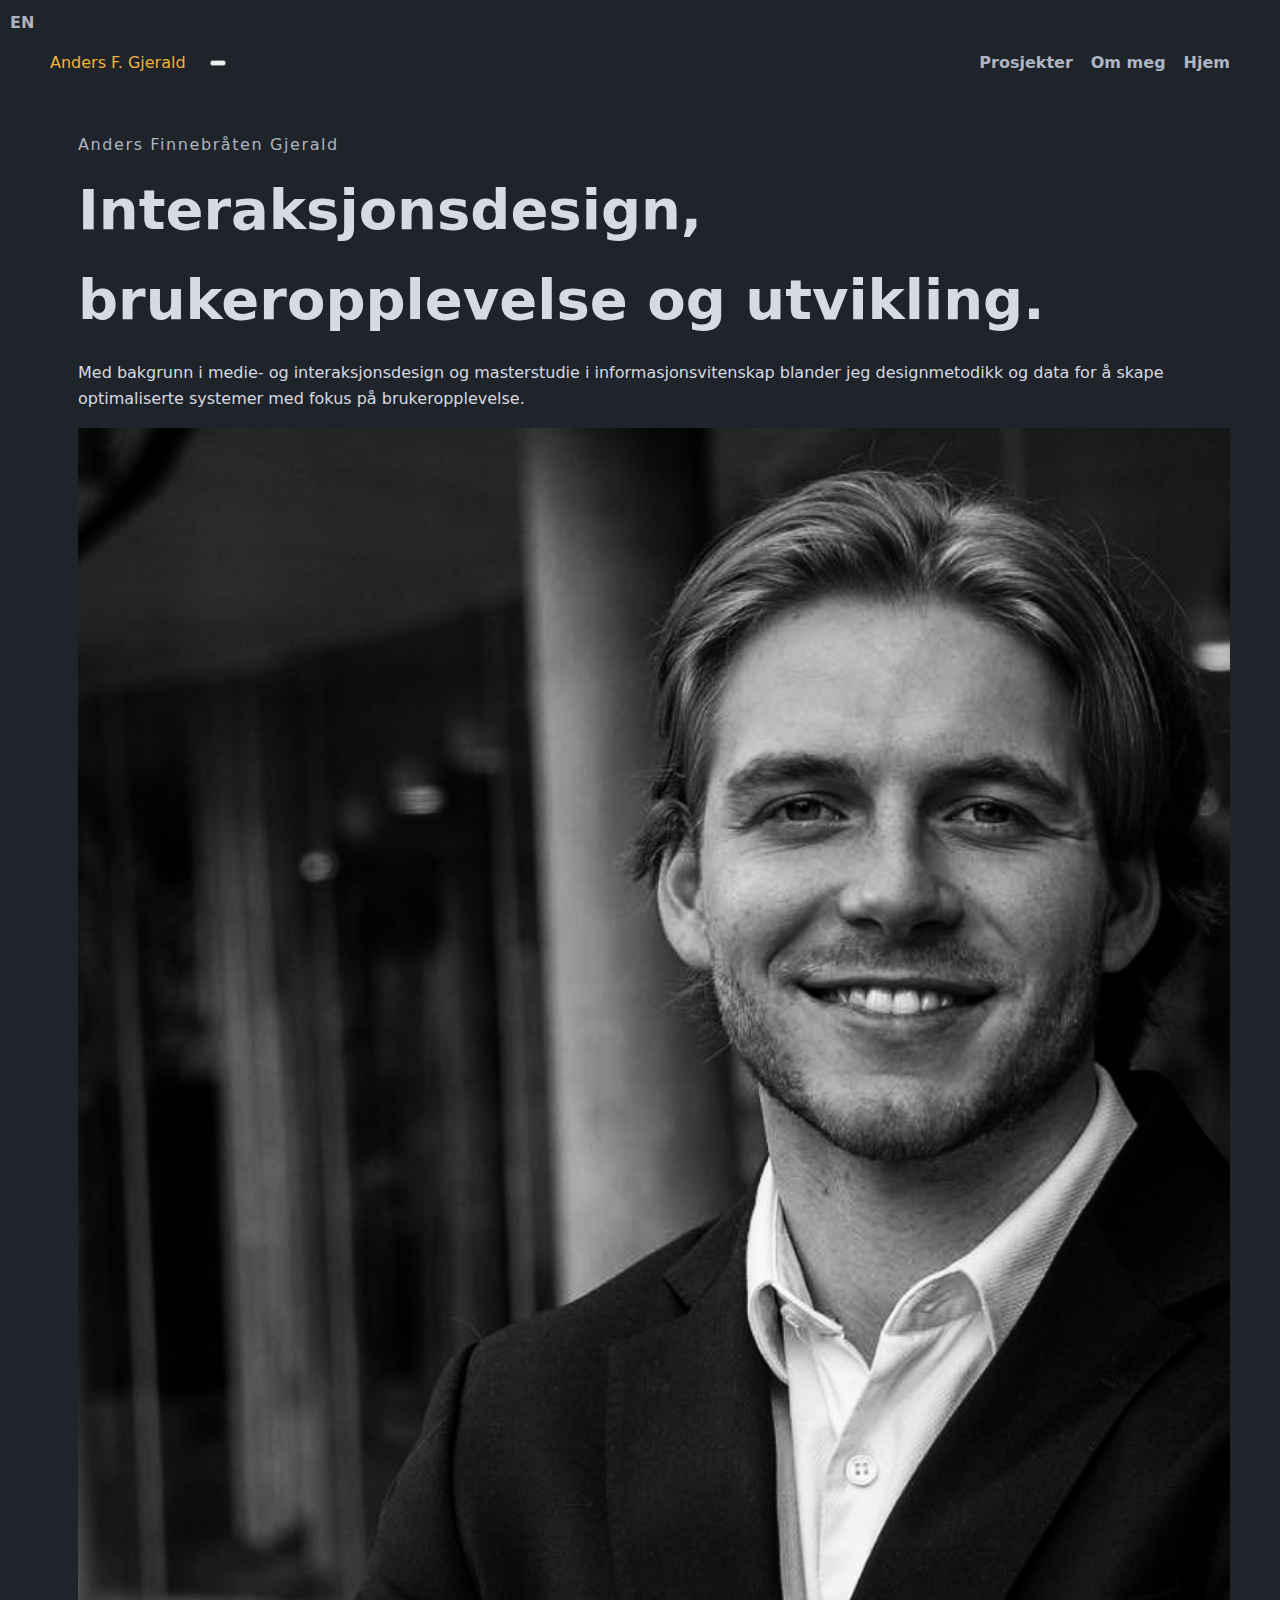
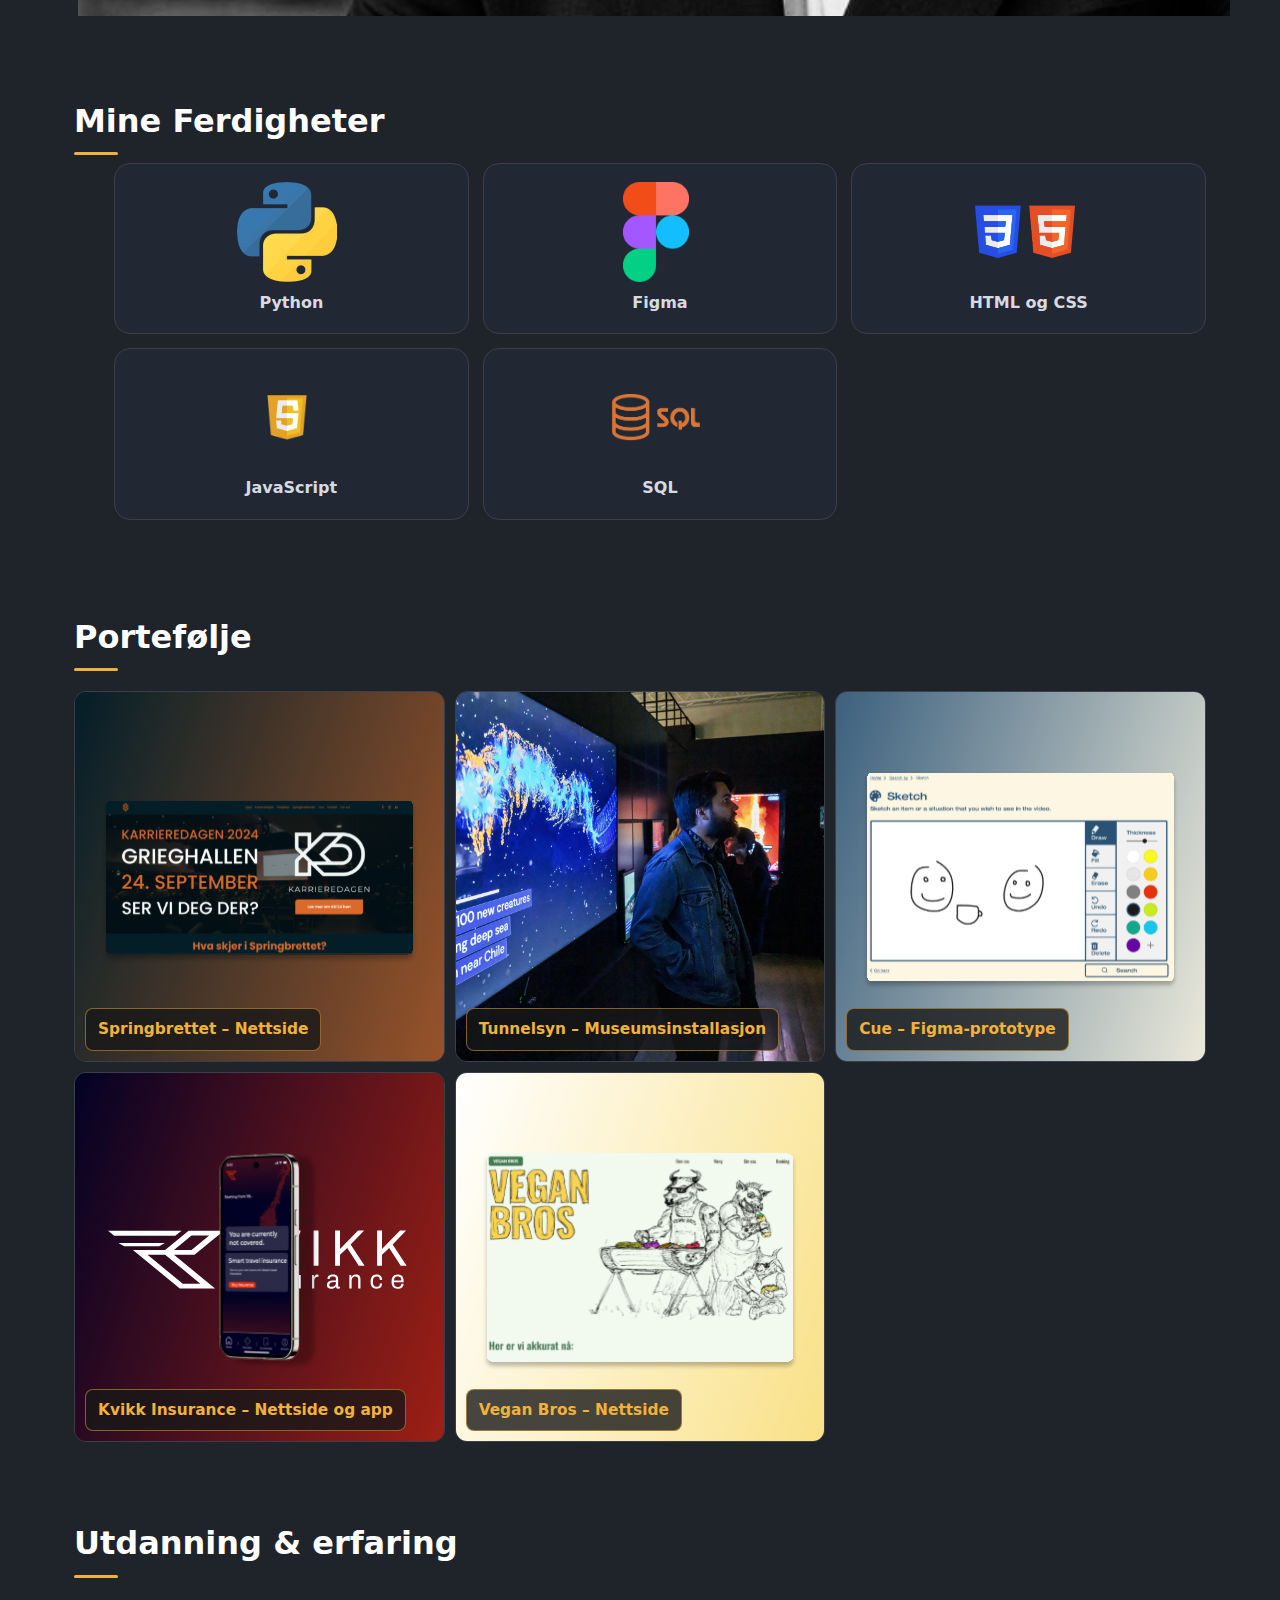
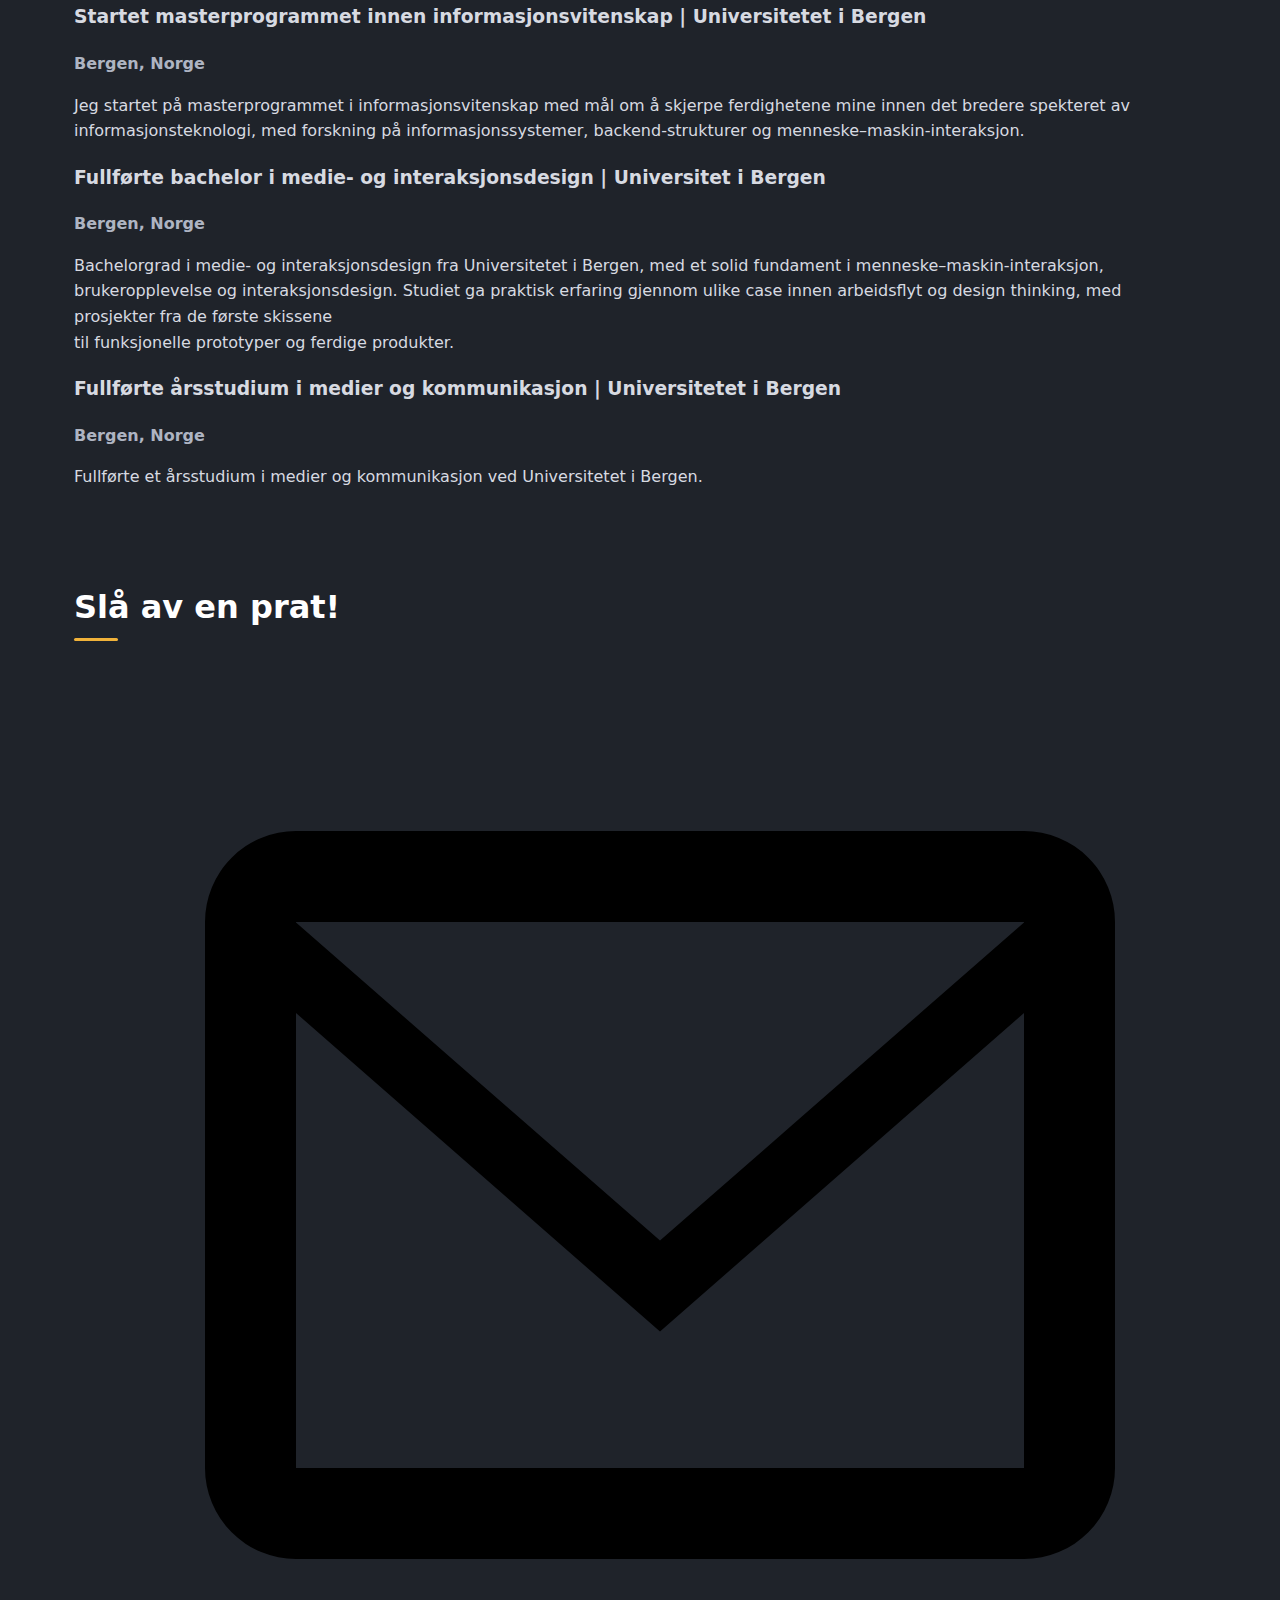
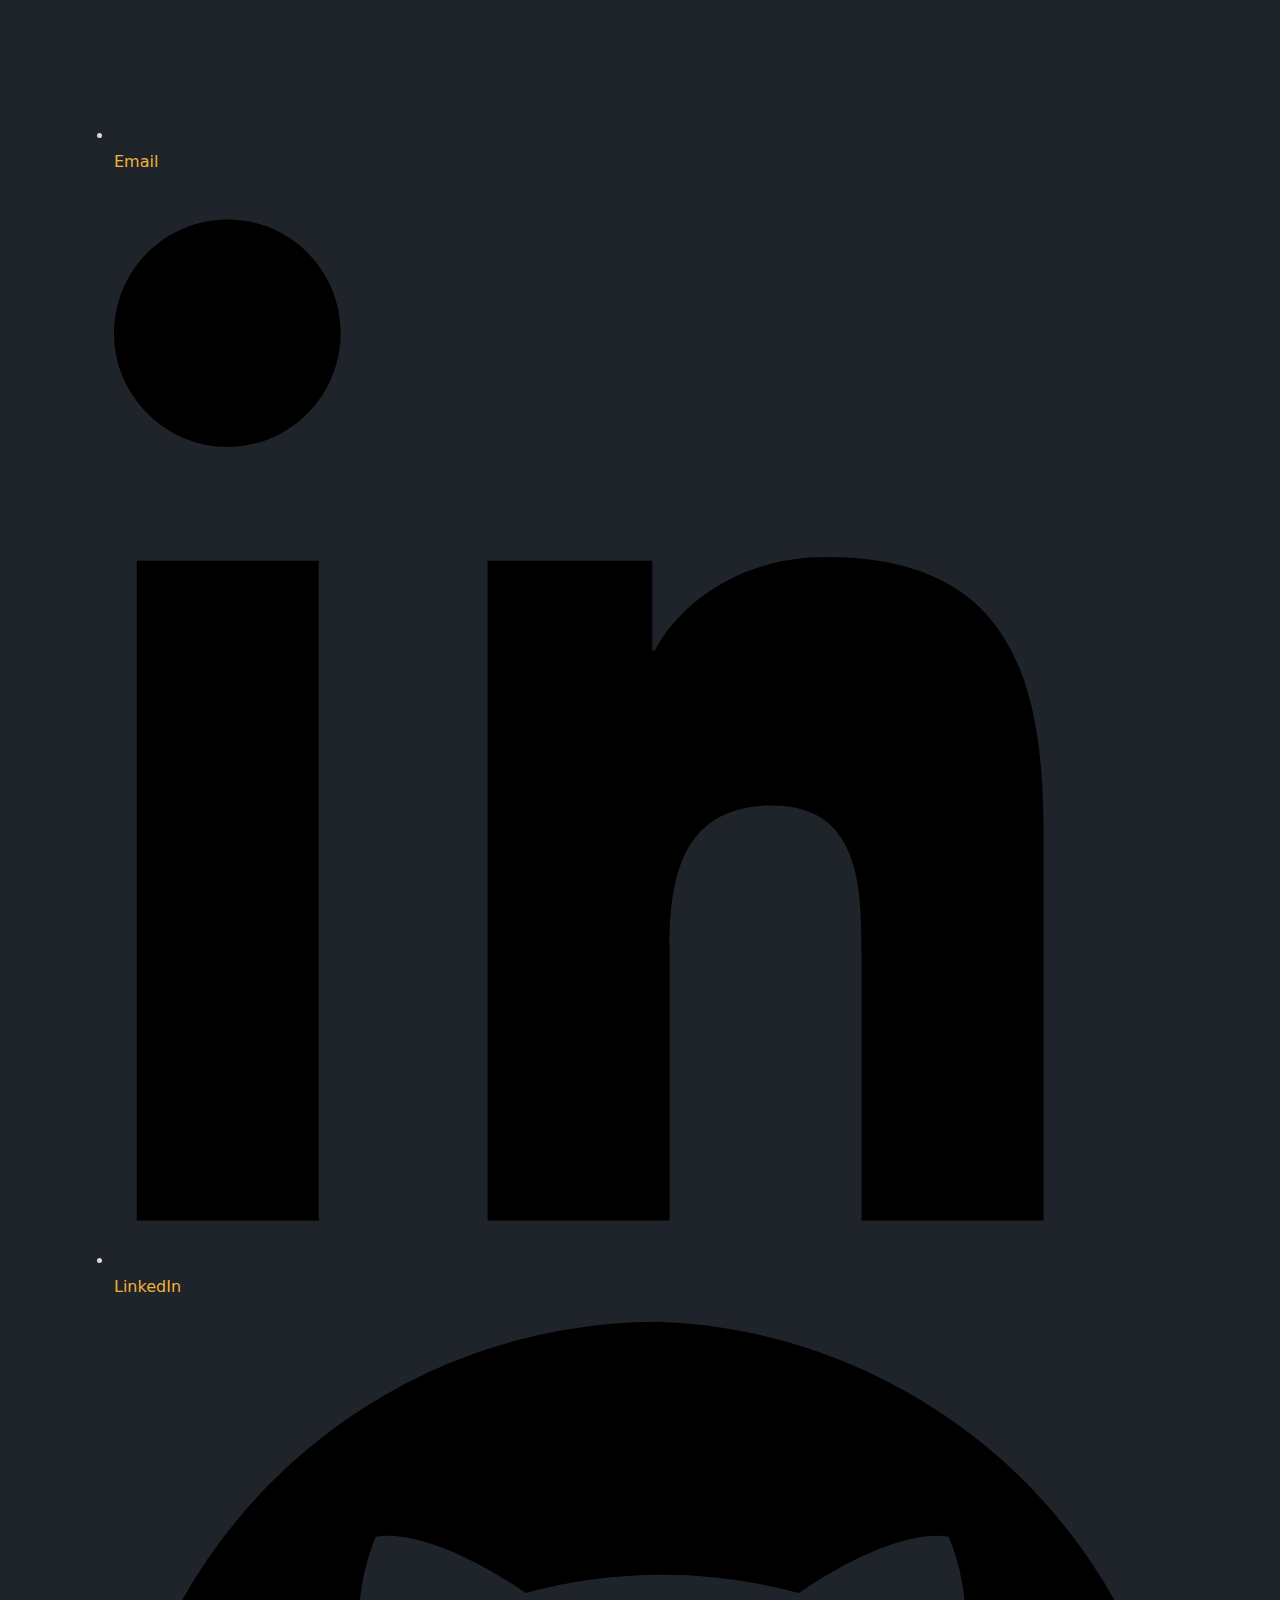
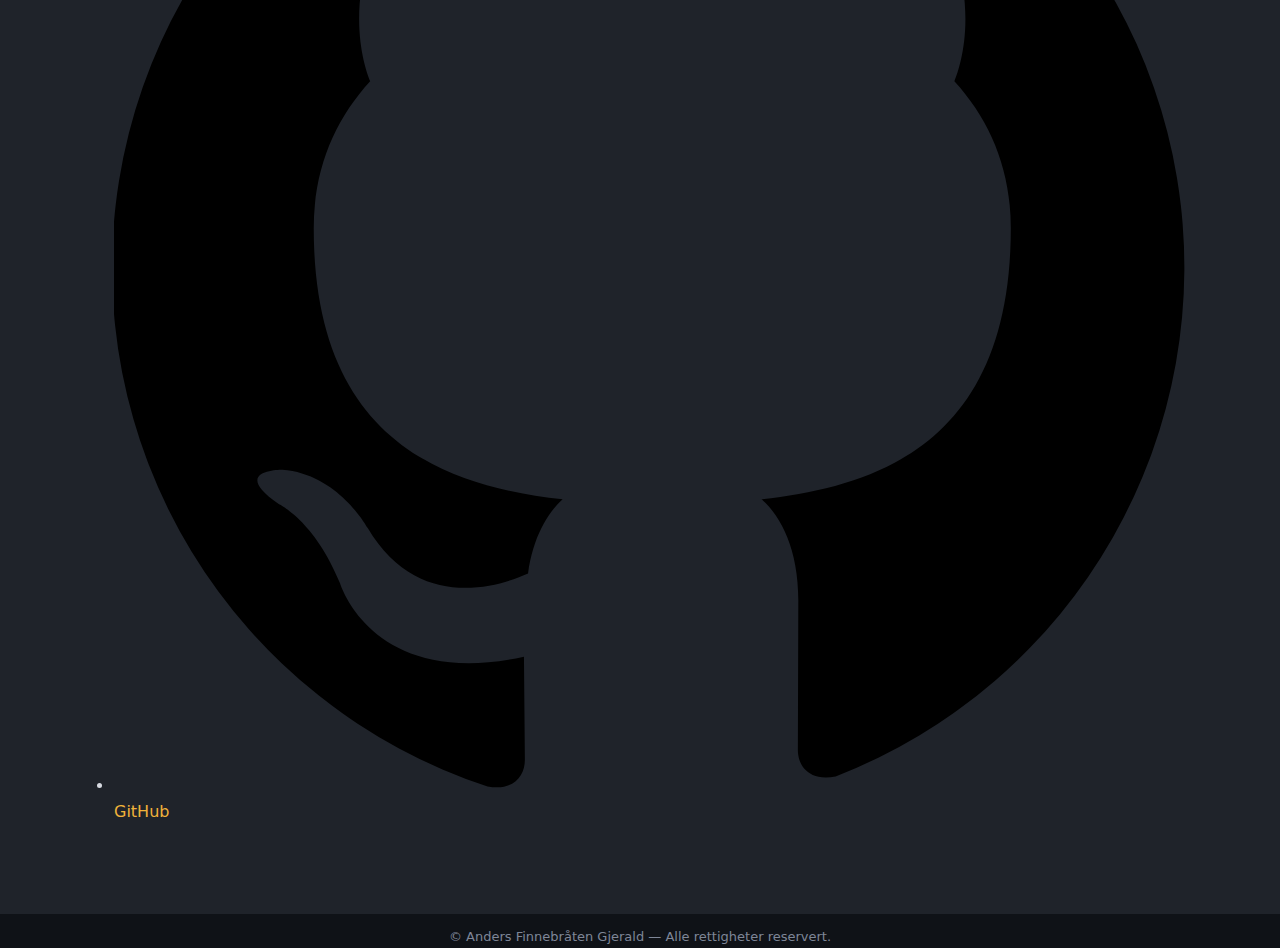
<file: index.html>
<!DOCTYPE html>
<html lang="no">
<head>
  <meta charset="utf-8" />
  <meta name="viewport" content="width=device-width, initial-scale=1" />
  <title>Anders Finnebråten Gjerald - Interaksjonsdesigner</title>
  <link rel="preconnect" href="https://fonts.googleapis.com">
  <link rel="preconnect" href="https://fonts.gstatic.com" crossorigin>
  <link href="https://fonts.googleapis.com/css2?family=Domine:wght@400..700&display=swap" rel="stylesheet">
  <!-- Koble til separat CSS-fil -->
  <link rel="stylesheet" href="styles.css" />
</head>
<body>
  <!-- YTTERKANT / RAMME -->
<div class="page">
    <!-- TOPP-NAV -->
<header class="site-header" id="site-header">
  <!-- Logo/navn til venstre -->
  <a href="index.html" class="logo">Anders F. Gjerald</a>
  
<!-- Hamburger (vises på mobil) -->
  <button class="hamburger" aria-label="Open menu" aria-expanded="false" aria-controls="site-nav">
    <span class="hamburger__bar"></span>
    <span class="hamburger__bar"></span>
    <span class="hamburger__bar"></span>
  </button>

  <!-- Navigasjon (dropdown på mobil, inline på desktop) -->
  <nav class="nav" id="site-nav">
    <a href="index.html#portfolio">Prosjekter</a>
    <a href="about.html">Om meg</a>
    <a href="index.html">Hjem</a>
    <!-- Språkknapp flyttet INN i nav for mobil -->
    <div class="lang-toggle">
      <a class="lang-btn" href="/en/index.html" aria-label="Switch to English">EN</a>
    </div>
  </nav>
</header>

    <!-- GRID: venstre hovedkolonne + høyre sidebar (stacker på mobil) -->
<main class="grid">
      <!-- VENSTRE KOLONNE -->
<section class="hero hero--split">
  <div class="hero__text">
    <p class="kicker">Anders Finnebråten Gjerald</p>
    <h1>Interaksjonsdesign, brukeropplevelse og utvikling.</h1>
    <p>
      Med bakgrunn i medie- og interaksjonsdesign og masterstudie i informasjonsvitenskap  
      blander jeg designmetodikk og data for å skape optimaliserte systemer med fokus på brukeropplevelse.
    </p>
  </div>

  <div class="hero__media">
        <img src="/images/portrett_andersfg_BW.jpg" alt="Portrett av Anders" class="hero__img">
  </div>
</section>


        <!-- SKILLS -->
  <section class="card skills">
    <h2>Mine Ferdigheter</h2>
    <ul class="skill-grid" role="list">
      <!-- Ett kort = <li>  -->
      <li class="skill">
      <img class="skill__icon" src="images/python-removebg-preview.png" alt="Python logo"><span>Python</span>
      </li>
      <li class="skill">
        <img class="skill__icon" src="images/Figma-logo.svg.png" alt="Figma logo"><span>Figma</span>
      </li>
      <li class="skill">
        <img class="skill__icon" src="images/CSS3_and_HTML5_logos_and_wordmarks.svg.png" alt="HTML and CSS logo"></span><span>HTML og CSS</span>
      </li>
      <li class="skill">
        <img class="skill__icon" src="images/JavaScript-Logo.png" alt="Javascript logo"></span><span>JavaScript</span>
      </li>
      <li class="skill">
        <img class="skill__icon" src="images/sql_logo.png" alt="SQL logo"></span><span>SQL</span>
      </li>
    </ul>
  </section>
</section>

      <!-- HØYRE KOLONNE -->
      <aside class="right-col">
        <!-- PORTFOLIO -->
<section id="portfolio" class="card portfolio">
  <div class="card__head">
    <h2>Portefølje</h2>
    
  </div>

  <div class="portfolio__grid">
    <a class="shot" href="project_springbrettet.html" aria-label="Springrettet - website">
      <img src="images/sb_portfolio_grid.svg" alt="Springbrettet logo" />
      <span class="shot__badge">Springbrettet – Nettside</span>
    </a>
    <a class="shot" href="project_tunnelsyn.html">
      <img src="images/tunnelsyn1.png" alt="Image inside Tunnelsyn, a museum installation" />
      <span class="shot__badge">Tunnelsyn – Museumsinstallasjon</span>
    </a>
    <a class="shot" href="project_cue.html">
      <img src="\images/Landing page footer.svg" alt="Image of the prototype Cue" />
      <span class="shot__badge">Cue – Figma-prototype</span>
    </a>
    <a class="shot" href="project_kvikk.html">
      <img src="\images/kvikk_portfolio_grid.svg" alt="Image of Kvikk insurance' homepage" />
      <span class="shot__badge">Kvikk Insurance – Nettside og app</span>
    </a>
    <a class="shot" href="project_veganbros.html">
      <img src="images/vb_svg.svg" alt="" />
      <span class="shot__badge">Vegan Bros – Nettside</span>
    </a>
  </div>
</section>

<!-- EXPERIENCE (tidslinje) -->
<section class="timeline-section card">
  <div class="card__head">
    <h2>Utdanning & erfaring</h2>
  </div>

  <div class="timeline">
    <!-- ITEM 1 -->
    <div class="timeline-item" data-year="2025">
      <div class="timeline-img"></div>
      <div class="timeline-content js--fadeInLeft">
        <h3>Startet masterprogrammet innen informasjonsvitenskap | Universitetet i Bergen</h3>
        <p class="xp__meta">Bergen, Norge</p>
        <p data-html=true>
         Jeg startet på masterprogrammet i informasjonsvitenskap med mål om å skjerpe ferdighetene mine innen det bredere spekteret av informasjonsteknologi, med forskning på informasjonssystemer, backend-strukturer og menneske–maskin-interaksjon.
        </p>
      </div>
    </div>

    <!-- ITEM 2 -->
    <div class="timeline-item" data-year="2024">
      <div class="timeline-img"></div>
      <div class="timeline-content js--fadeInRight">
        <h3>
          Fullførte bachelor i medie- og interaksjonsdesign | Universitet i Bergen
        </h3>
        <p class="xp__meta">Bergen, Norge</p>
        <p data-html="true">
          Bachelorgrad i medie- og interaksjonsdesign fra Universitetet i Bergen, med et solid fundament i menneske–maskin-interaksjon, brukeropplevelse og interaksjonsdesign. 
          Studiet ga praktisk erfaring gjennom ulike case innen arbeidsflyt og design thinking, med prosjekter fra de første skissene <br> til funksjonelle prototyper og ferdige produkter.
        </p>
      </div>
    </div>

    <!-- ITEM 3 -->
    <div class="timeline-item" data-year="2022">
      <div class="timeline-img"></div>
      <div class="timeline-content js--fadeInLeft">
        <h3>
          Fullførte årsstudium i medier og kommunikasjon | Universitetet i Bergen
        </h3>
        <p class="xp__meta">Bergen, Norge</p>
        <p>
          Fullførte et årsstudium i medier og kommunikasjon ved Universitetet i Bergen.
        </p>
      </div>
    </div>
  </div>
</section>

        <!-- CONTACT -->
        <section id="contact" class="card contact">
          <div class="contact__head">
            <h2>Slå av en prat!</h2>
            
          </div>
          <div class="contact__footer">
            <ul class="about__icons-list" role="list">
              <li>
                <a class="about__icon" href="mailto:andersgjerald@gmail.com" aria-label="Send me an email">
                  <!-- Mail -->
                  <svg viewBox="0 0 24 24" aria-hidden="true"><path d="M20 4H4a2 2 0 0 0-2 2v12a2 2 0 0 0 2 2h16a2
                  2 0 0 0 2-2V6a2 2 0 0 0-2-2Zm0 2v.01L12 13 4 6.01V6h16ZM4 18V8l8 7 8-7v10H4Z"/></svg>
                  <span class="sr-only">Email</span>
                </a>
              </li>
              <li>
                <a class="about__icon" href="https://linkedin.com/in/andersfgjerald" target="_blank" rel="noopener noreferrer" aria-label="LinkedIn">
                  <!-- LinkedIn -->
                  <svg viewBox="0 0 24 24" aria-hidden="true"><path d="M4.98 3.5C4.98 4.88 3.86 6 2.5 6S0 4.88 0 3.5 1.12 1 2.5 1s2.48 1.12 2.48 2.5ZM.5 8.5h4V23h-4V8.5Zm7.5 0h3.83v1.98h.05c.53-1 1.83-2.06 3.77-2.06 4.03 0 4.78 2.65 4.78 6.09V23h-4v-5.9c0-1.41-.03-3.22-1.96-3.22-1.96 0-2.26 1.53-2.26 3.12V23h-4V8.5Z"/></svg>
                  <span class="sr-only">LinkedIn</span>
                </a>
              </li>
              <li>
                <a class="about__icon" href="https://github.com/AGjerald" target="_blank" rel="noopener noreferrer" aria-label="GitHub">
                  <!-- GitHub -->
                  <svg viewBox="0 0 24 24" aria-hidden="true"><path d="M12 .5a12 12 0 0 0-3.79 23.4c.6.11.82-.26.82-.58l-.02-2.27c-3.34.73-4.04-1.61-4.04-1.61-.55-1.38-1.35-1.75-1.35-1.75-1.1-.76.08-.75.08-.75 1.22.09 1.87 1.27 1.87 1.27 1.08 1.85 2.84 1.32 3.53 1.01.11-.79.42-1.32.76-1.63-2.67-.3-5.47-1.34-5.47-5.96 0-1.32.47-2.39 1.24-3.23-.12-.3-.54-1.52.12-3.17 0 0 1.01-.32 3.3 1.23a11.5 11.5 0 0 1 6 0c2.29-1.55 3.3-1.23 3.3-1.23.66 1.65.24 2.87.12 3.17.77.84 1.24 1.91 1.24 3.23 0 4.63-2.8 5.66-5.48 5.96.43.37.81 1.1.81 2.22l-.01 3.29c0 .32.22.7.83.58A12 12 0 0 0 12 .5Z"/></svg>
                  <span class="sr-only">GitHub</span>
                </a>
              </li>
            </ul>
          </div>
        </section>
      </aside>
    </main>
  </div>

  <footer class="tiny">

    <p>© <span id="y"></span> Anders Finnebråten Gjerald — Alle rettigheter reservert.</p>
  </footer>

  
  <script src="script.js" defer></script>
</body>

</html>
</file>
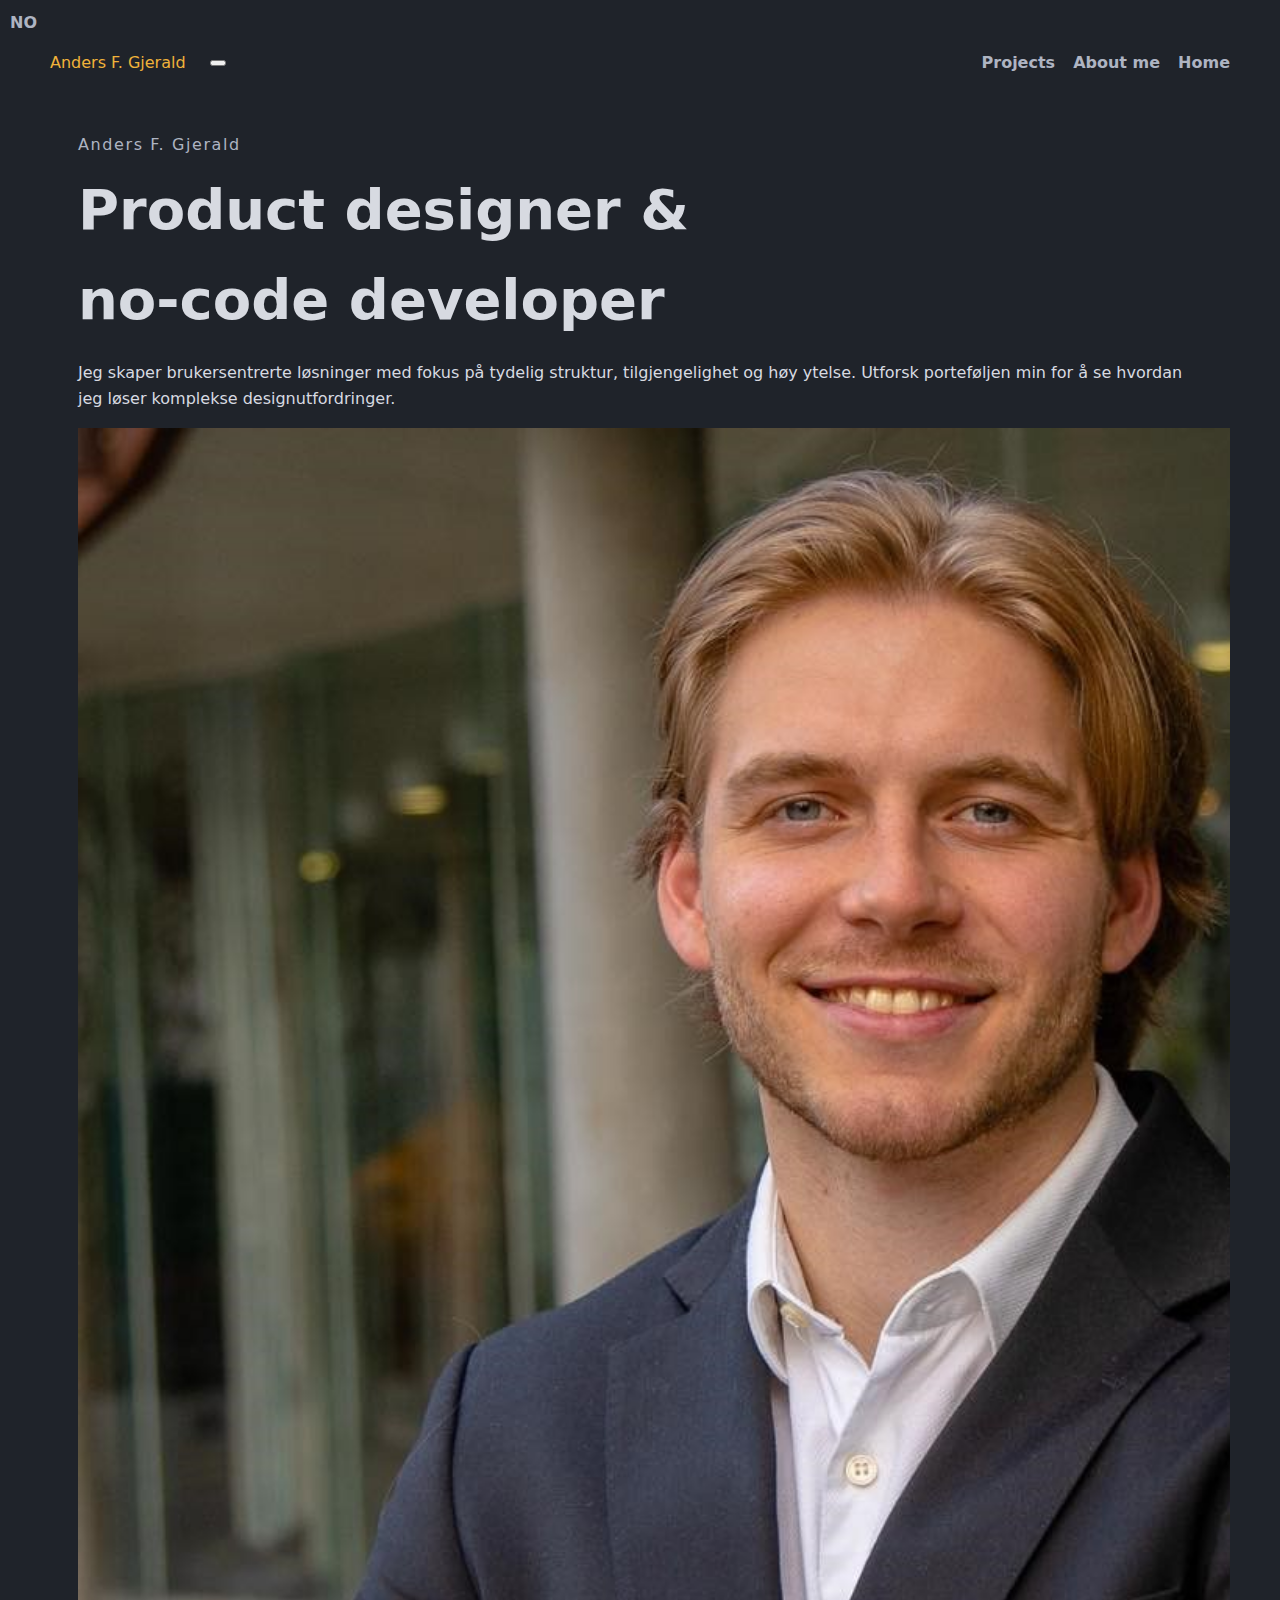
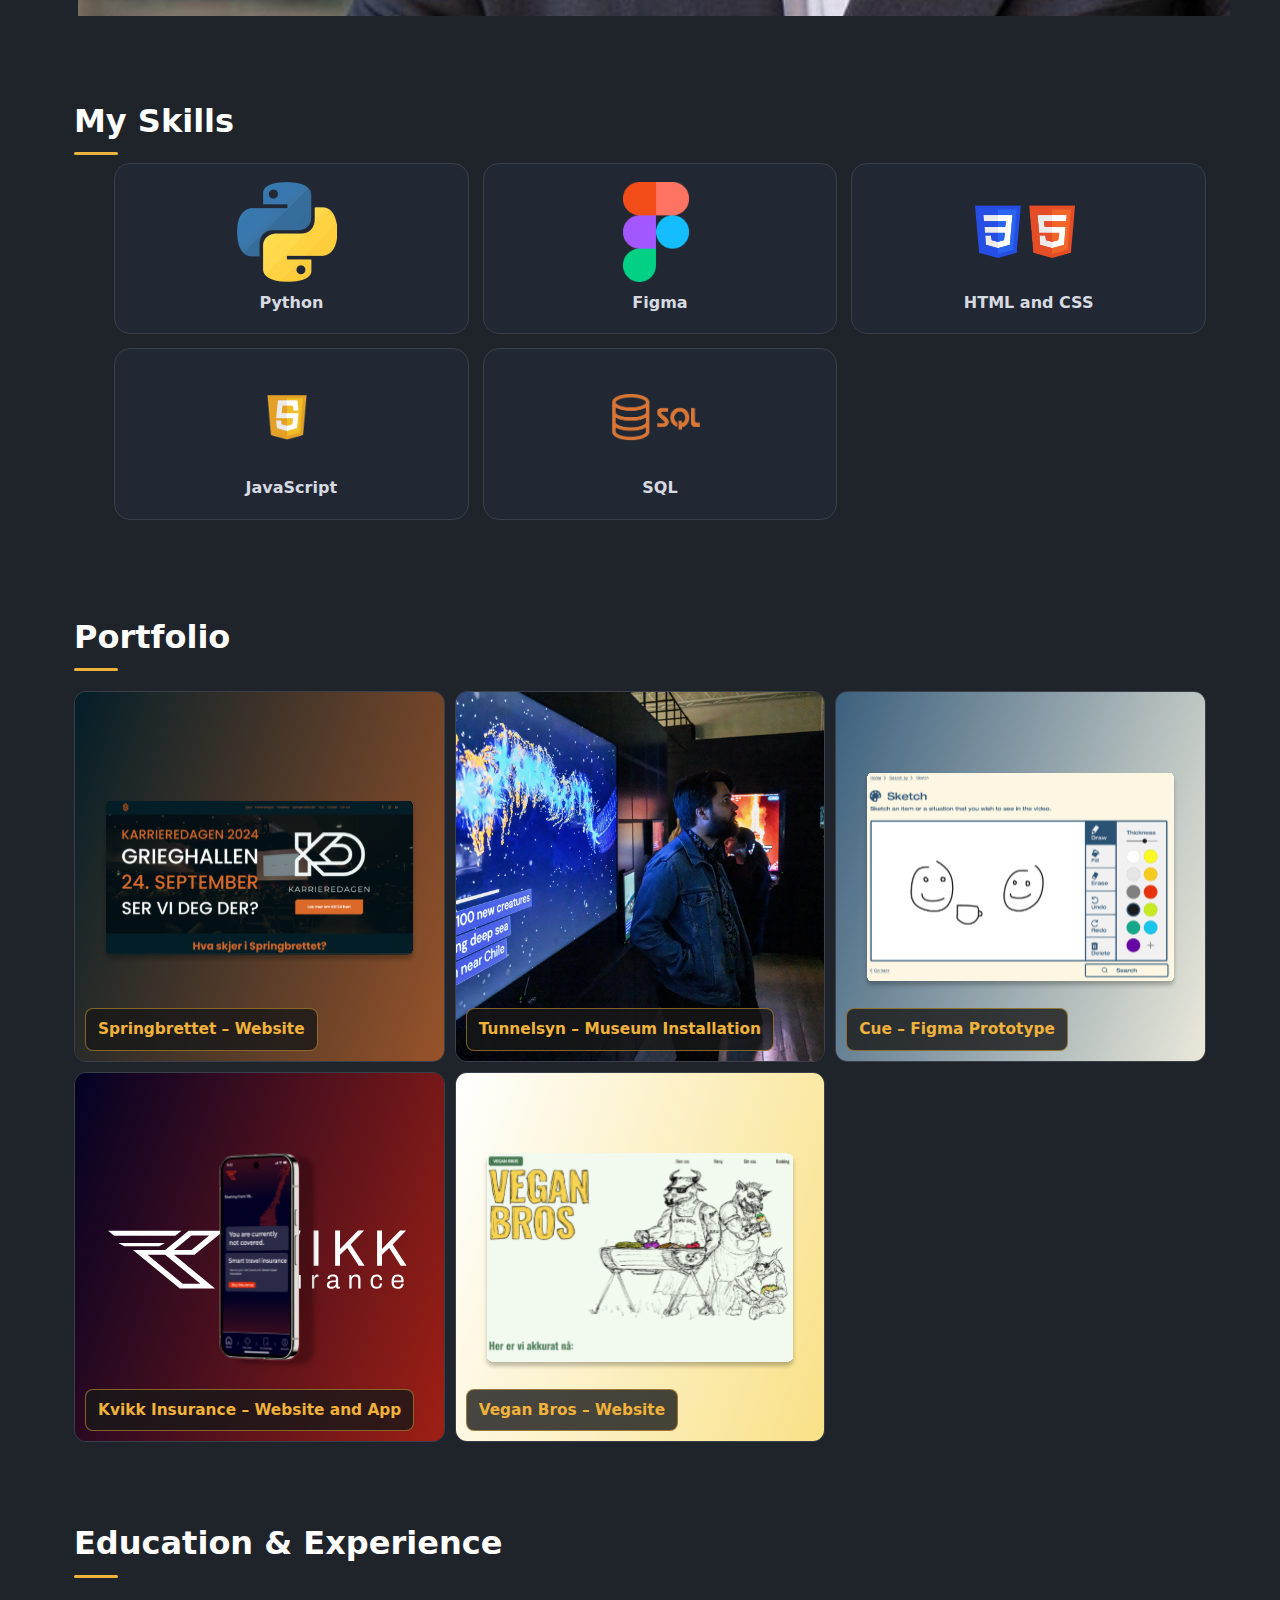
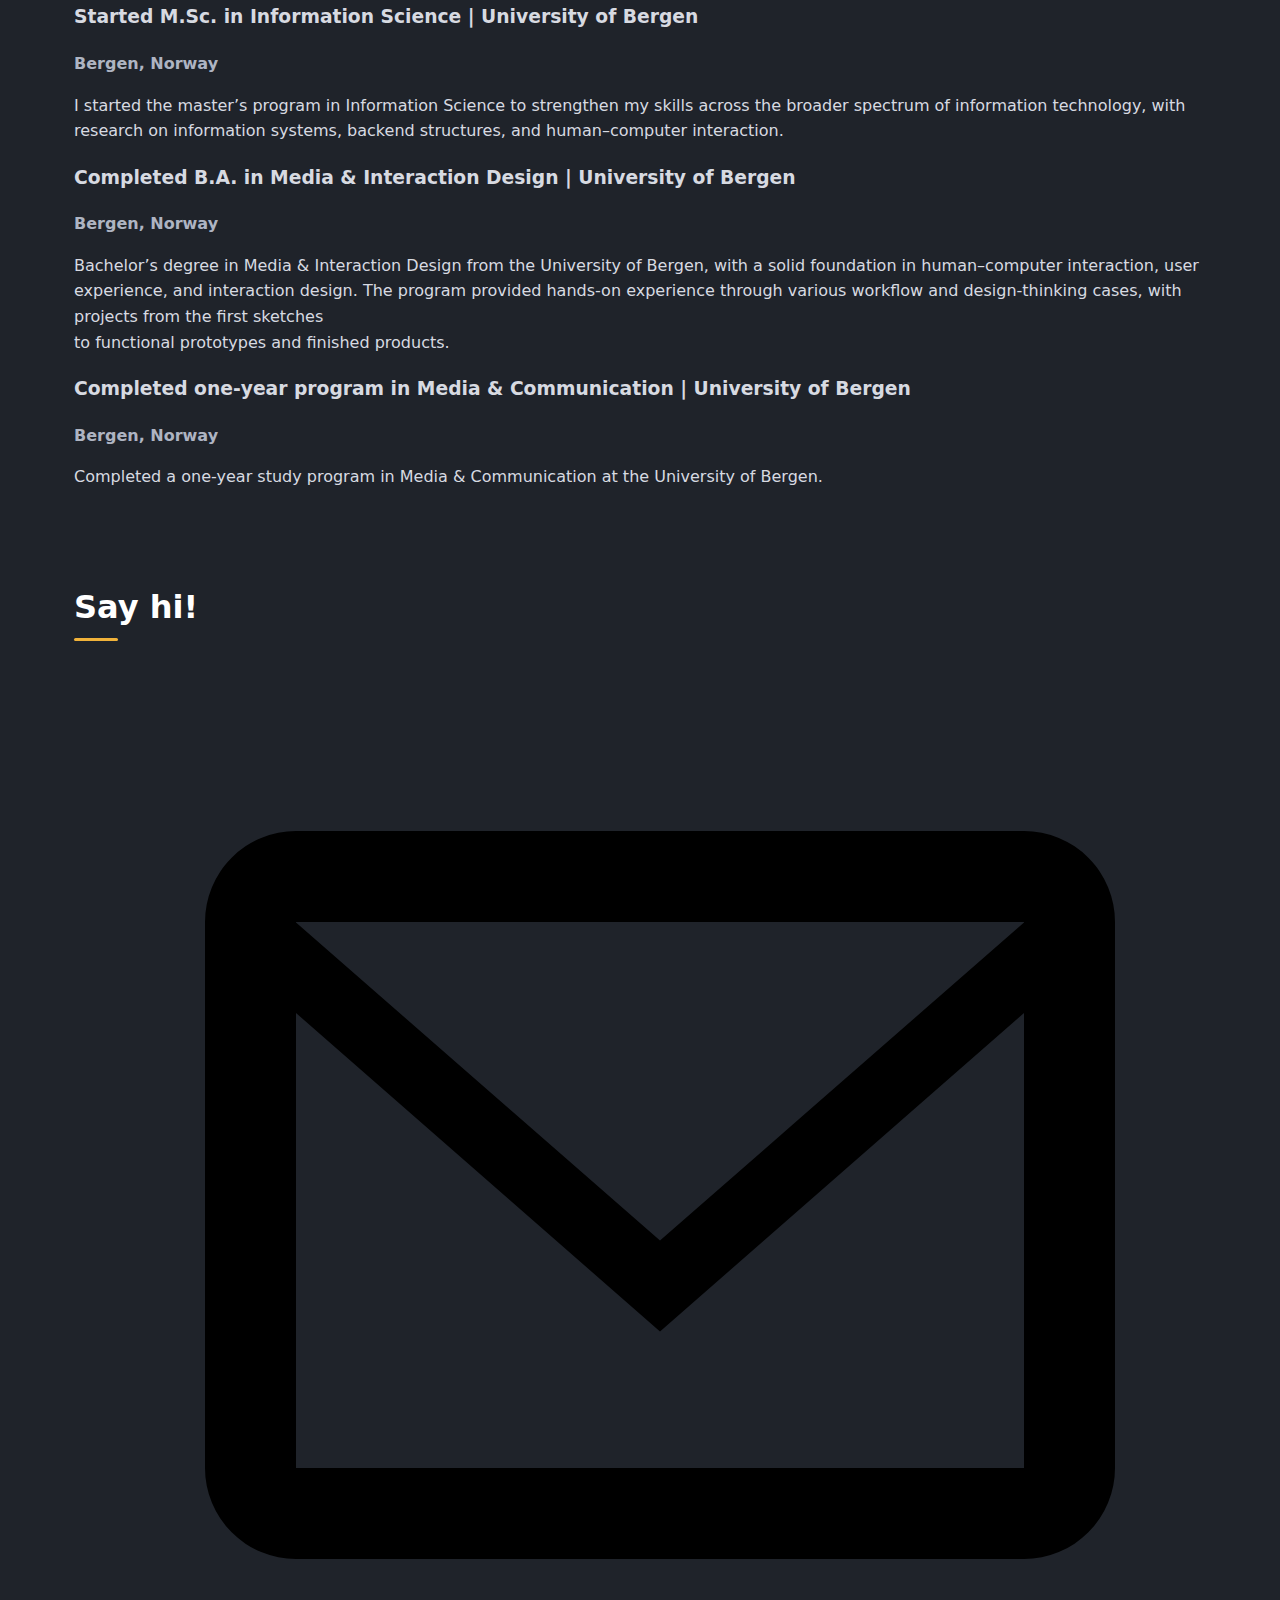
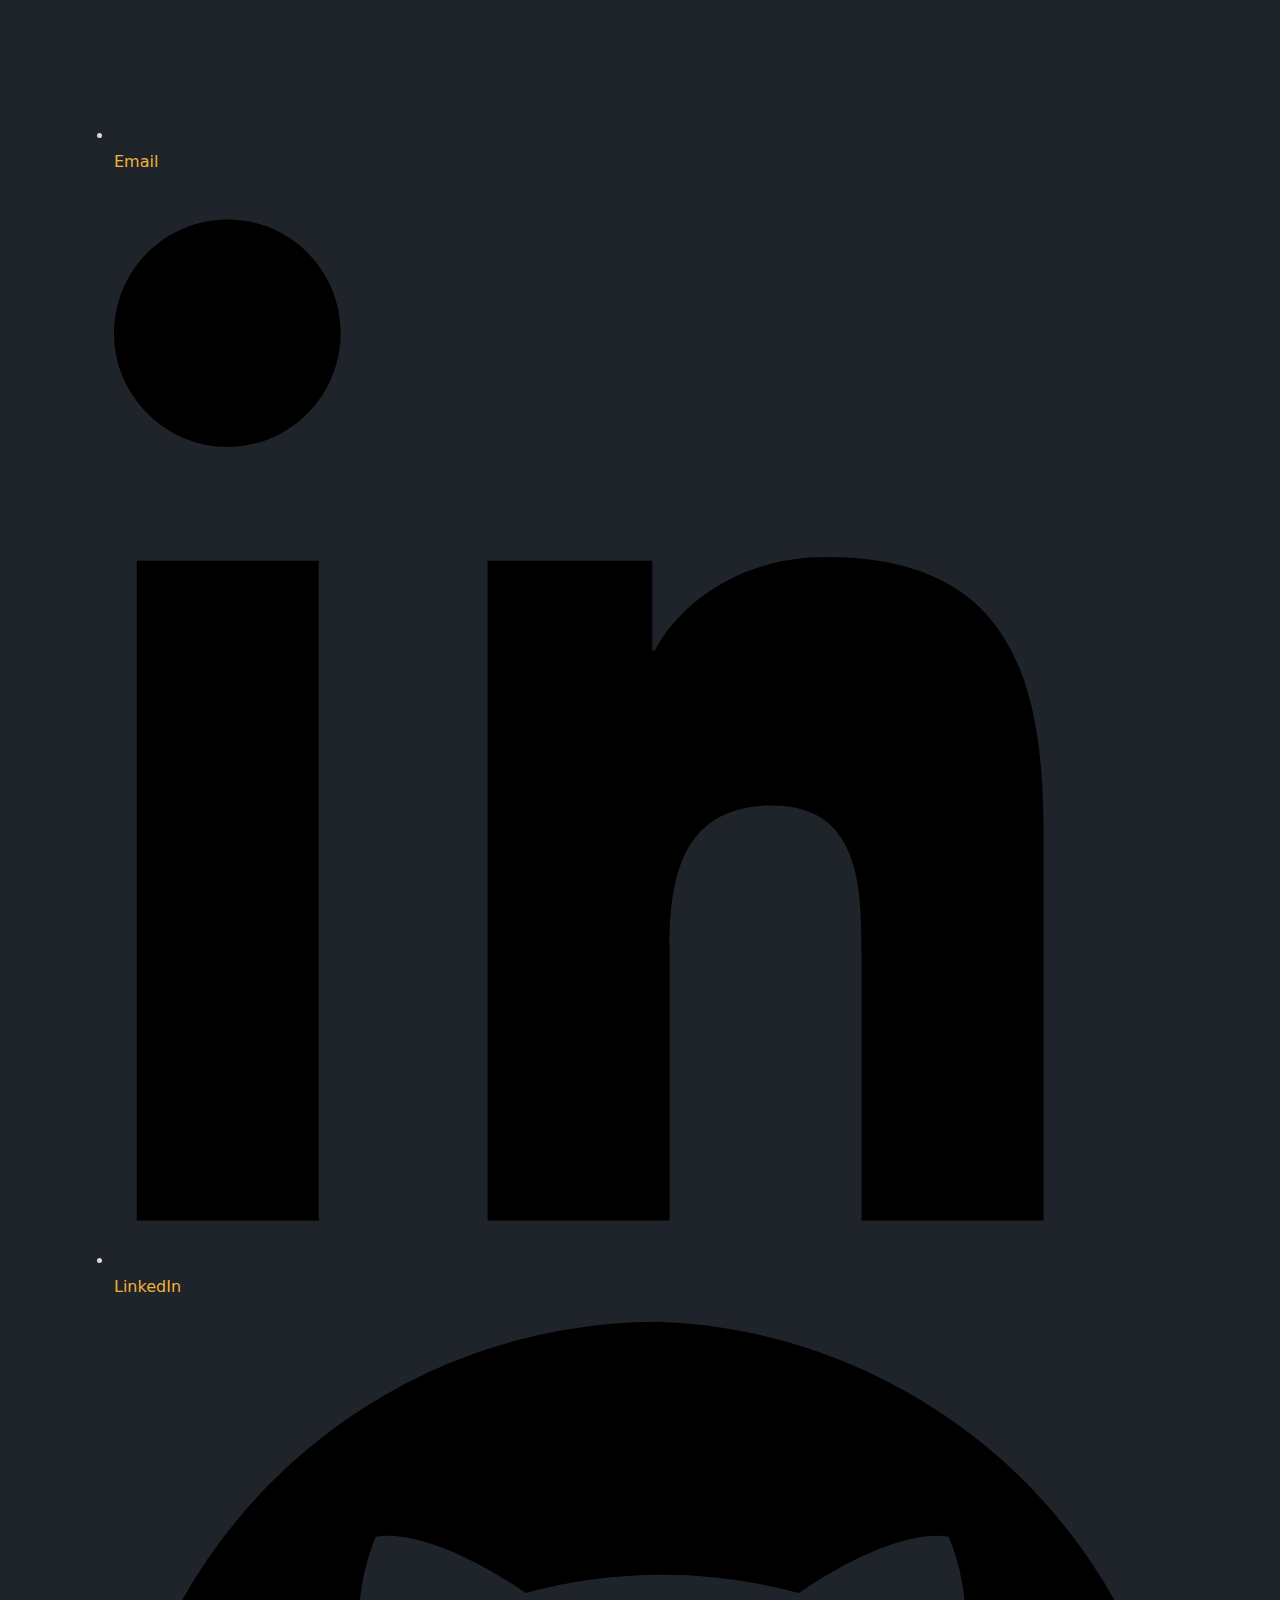
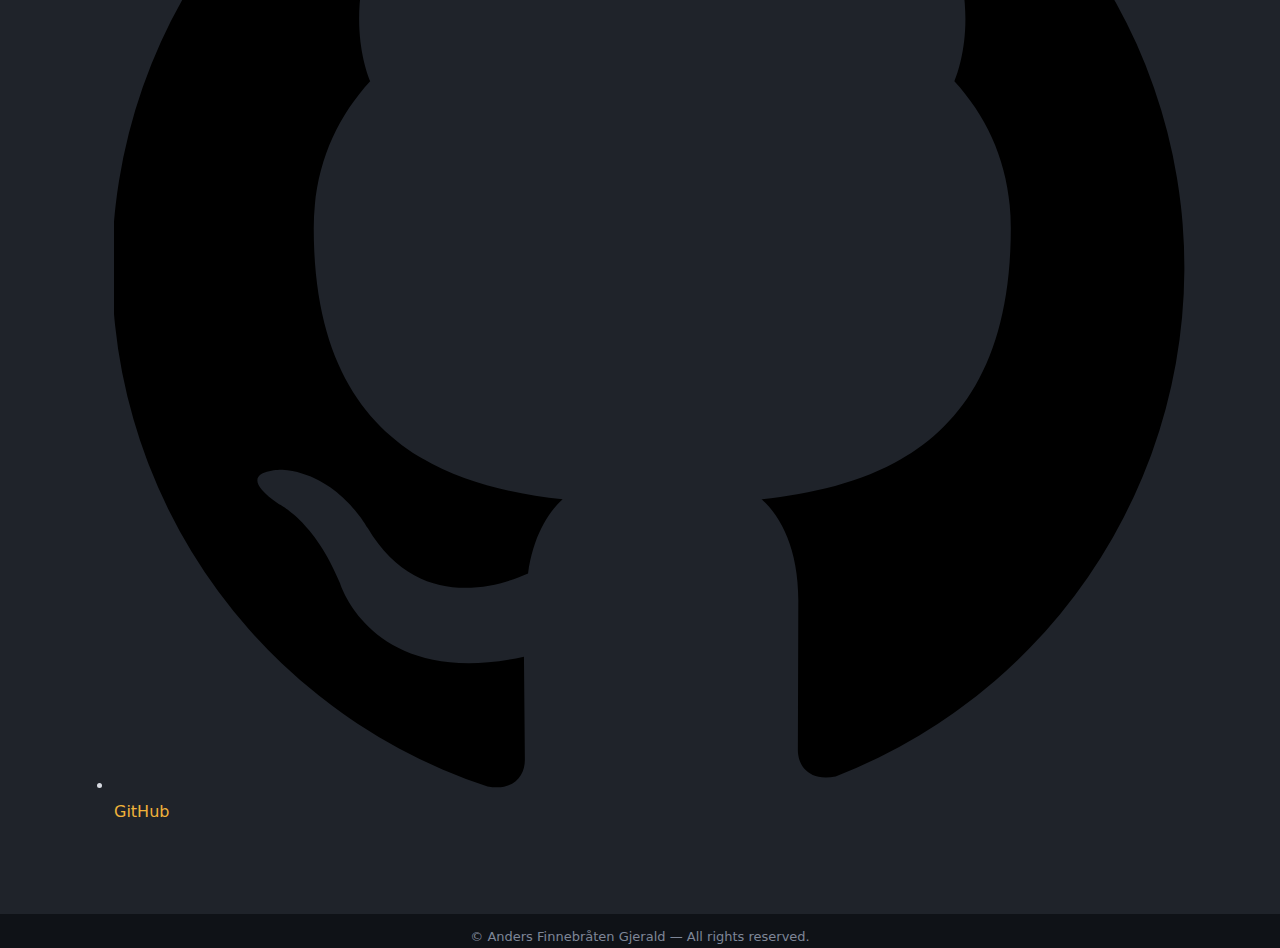
<file: en/index.html>
<!DOCTYPE html>
<html lang="en">
<head>
  <meta charset="utf-8" />
  <meta name="viewport" content="width=device-width, initial-scale=1" />
  <title>Anders Finnebråten Gjerald - Interaction Designer</title>
  <link rel="preconnect" href="https://fonts.googleapis.com">
  <link rel="preconnect" href="https://fonts.gstatic.com" crossorigin>
  <link href="https://fonts.googleapis.com/css2?family=Domine:wght@400..700&display=swap" rel="stylesheet">
  <!-- Link to external CSS file -->
  <link rel="stylesheet" href="/styles.css" />
</head>
<body>
  <!-- OUTER WRAPPER -->
<div class="page">
    <!-- TOP NAV -->
<header class="site-header" id="site-header">
  <!-- Logo/navn til venstre -->
  <a href="index.html" class="logo">Anders F. Gjerald</a>
  
<!-- Hamburger (vises på mobil) -->
  <button class="hamburger" aria-label="Open menu" aria-expanded="false" aria-controls="site-nav">
    <span class="hamburger__bar"></span>
    <span class="hamburger__bar"></span>
    <span class="hamburger__bar"></span>
  </button>

  <!-- Navigasjon (dropdown på mobil, inline på desktop) -->
  <nav class="nav" id="site-nav">
    <a href="/en/index.html#portfolio">Projects</a>
    <a href="/en/about.html">About me</a>
    <a href="/en/index.html">Home</a>
    <!-- Språkknapp flyttet INN i nav for mobil -->
    <div class="lang-toggle">
      <a class="lang-btn" href="index.html" aria-label="Switch to Norwegian">NO</a>
    </div>
  </nav>
</header>

    <!-- GRID: left main column + right sidebar (stacks on mobile) -->
<main class="grid">
      <!-- VENSTRE KOLONNE -->
<section class="hero hero--split">
  <div class="hero__text">
    <p class="kicker">Anders F. Gjerald</p>
    <h1>Product designer &<br> no-code developer</h1>
    <p>
      Jeg skaper brukersentrerte løsninger med fokus på tydelig struktur,
      tilgjengelighet og høy ytelse. Utforsk porteføljen min for å se hvordan jeg løser komplekse designutfordringer.
    </p>
  </div>

  <div class="hero__media">
        <img src="/images/portrett_andersfg.jpg" alt="Portrait of Anders" class="hero__img">
  </div>
</section>

        <!-- SKILLS -->
  <section class="card skills">
    <h2>My Skills</h2>
    <ul class="skill-grid">
      <!-- One card = <li> -->
      <li class="skill">
      <img class="skill__icon" src="/images/python-removebg-preview.png" alt="Python logo"><span>Python</span>
      </li>
      <li class="skill">
        <img class="skill__icon" src="/images/Figma-logo.svg.png" alt="Figma logo"><span>Figma</span>
      </li>
      <li class="skill">
        <img class="skill__icon" src="/images/CSS3_and_HTML5_logos_and_wordmarks.svg.png" alt="HTML and CSS logo"></span><span>HTML and CSS</span>
      </li>
      <li class="skill">
        <img class="skill__icon" src="/images/JavaScript-Logo.png" alt="JavaScript logo"></span><span>JavaScript</span>
      </li>
      <li class="skill">
        <img class="skill__icon" src="/images/sql_logo.png" alt="SQL logo"></span><span>SQL</span>
      </li>
    </ul>
  </section>
</section>

      <!-- RIGHT COLUMN -->
      <aside class="right-col">
        <!-- PORTFOLIO -->
<section id="portfolio" class="card portfolio">
  <div class="card__head">
    <h2>Portfolio</h2>
    
  </div>

  <div class="portfolio__grid">
    <a class="shot" href="/en/project_springbrettet.html" aria-label="Springbrettet - website">
      <img src="/images/sb_portfolio_grid.svg" alt="Springbrettet logo" />
      <span class="shot__badge">Springbrettet – Website</span>
    </a>
    <a class="shot" href="/en/project_tunnelsyn.html">
      <img src="/images/tunnelsyn1.png" alt="Image inside Tunnelsyn, a museum installation" />
      <span class="shot__badge">Tunnelsyn – Museum Installation</span>
    </a>
    <a class="shot" href="/en/project_cue.html">
      <img src="/images/Landing page footer.svg" alt="Image of the Cue prototype" />
      <span class="shot__badge">Cue – Figma Prototype</span>
    </a>
    <a class="shot" href="/en/project_kvikk.html">
      <img src="/images/kvikk_portfolio_grid.svg" alt="Image of Kvikk Insurance homepage" />
      <span class="shot__badge">Kvikk Insurance – Website and App</span>
    </a>
    <a class="shot" href="/en/project_veganbros.html">
      <img src="/images/vb_svg.svg" alt="Vegan Bros logo" />
      <span class="shot__badge">Vegan Bros – Website</span>
    </a>
  </div>
</section>

<!-- EXPERIENCE (timeline) -->
<section class="timeline-section card">
  <div class="card__head">
    <h2>Education & Experience</h2>
  </div>

  <div class="timeline">
    <!-- ITEM 1 -->
    <div class="timeline-item" data-year="2025">
      <div class="timeline-img"></div>
      <div class="timeline-content js--fadeInLeft">
        <h3>Started M.Sc. in Information Science | University of Bergen</h3>
        <p class="xp__meta">Bergen, Norway</p>
        <p data-html=true>
         I started the master’s program in Information Science to strengthen my skills across the broader spectrum of information technology, with research on information systems, backend structures, and human–computer interaction.
        </p>
      </div>
    </div>

    <!-- ITEM 2 -->
    <div class="timeline-item" data-year="2024">
      <div class="timeline-img"></div>
      <div class="timeline-content js--fadeInRight">
        <h3>
          Completed B.A. in Media & Interaction Design | University of Bergen
        </h3>
        <p class="xp__meta">Bergen, Norway</p>
        <p data-html="true">
          Bachelor’s degree in Media & Interaction Design from the University of Bergen, with a solid foundation in human–computer interaction, user experience, and interaction design. 
          The program provided hands-on experience through various workflow and design-thinking cases, with projects from the first sketches <br> to functional prototypes and finished products.
        </p>
      </div>
    </div>

    <!-- ITEM 3 -->
    <div class="timeline-item" data-year="2022">
      <div class="timeline-img"></div>
      <div class="timeline-content js--fadeInLeft">
        <h3>
          Completed one-year program in Media & Communication | University of Bergen
        </h3>
        <p class="xp__meta">Bergen, Norway</p>
        <p>
          Completed a one-year study program in Media & Communication at the University of Bergen.
        </p>
      </div>
    </div>
  </div>
</section>

        <!-- CONTACT -->
        <section id="contact" class="card contact">
          <div class="contact__head">
            <h2>Say hi!</h2>
            
          </div>
          <div class="contact__footer">
            <ul class="about__icons-list" role="list">
              <li>
                <a class="about__icon" href="mailto:andersgjerald@gmail.com" aria-label="Send me an email">
                  <!-- Mail -->
                  <svg viewBox="0 0 24 24" aria-hidden="true"><path d="M20 4H4a2 2 0 0 0-2 2v12a2 2 0 0 0 2 2h16a2
                  2 0 0 0 2-2V6a2 2 0 0 0-2-2Zm0 2v.01L12 13 4 6.01V6h16ZM4 18V8l8 7 8-7v10H4Z"/></svg>
                  <span class="sr-only">Email</span>
                </a>
              </li>
              <li>
                <a class="about__icon" href="https://linkedin.com/in/andersfgjerald" target="_blank" rel="noopener noreferrer" aria-label="LinkedIn">
                  <!-- LinkedIn -->
                  <svg viewBox="0 0 24 24" aria-hidden="true"><path d="M4.98 3.5C4.98 4.88 3.86 6 2.5 6S0 4.88 0 3.5 1.12 1 2.5 1s2.48 1.12 2.48 2.5ZM.5 8.5h4V23h-4V8.5Zm7.5 0h3.83v1.98h.05c.53-1 1.83-2.06 3.77-2.06 4.03 0 4.78 2.65 4.78 6.09V23h-4v-5.9c0-1.41-.03-3.22-1.96-3.22-1.96 0-2.26 1.53-2.26 3.12V23h-4V8.5Z"/></svg>
                  <span class="sr-only">LinkedIn</span>
                </a>
              </li>
              <li>
                <a class="about__icon" href="https://github.com/AGjerald" target="_blank" rel="noopener noreferrer" aria-label="GitHub">
                  <!-- GitHub -->
                  <svg viewBox="0 0 24 24" aria-hidden="true"><path d="M12 .5a12 12 0 0 0-3.79 23.4c.6.11.82-.26.82-.58l-.02-2.27c-3.34.73-4.04-1.61-4.04-1.61-.55-1.38-1.35-1.75-1.35-1.75-1.1-.76.08-.75.08-.75 1.22.09 1.87 1.27 1.87 1.27 1.08 1.85 2.84 1.32 3.53 1.01.11-.79.42-1.32.76-1.63-2.67-.3-5.47-1.34-5.47-5.96 0-1.32.47-2.39 1.24-3.23-.12-.3-.54-1.52.12-3.17 0 0 1.01-.32 3.3 1.23a11.5 11.5 0 0 1 6 0c2.29-1.55 3.3-1.23 3.3-1.23.66 1.65.24 2.87.12 3.17.77.84 1.24 1.91 1.24 3.23 0 4.63-2.8 5.66-5.48 5.96.43.37.81 1.1.81 2.22l-.01 3.29c0 .32.22.7.83.58A12 12 0 0 0 12 .5Z"/></svg>
                  <span class="sr-only">GitHub</span>
                </a>
              </li>
            </ul>
          </div>
        </section>
      </aside>
    </main>
  </div>

  <footer class="tiny">

    <p>© <span id="y"></span> Anders Finnebråten Gjerald — All rights reserved.</p>
  </footer>

  
  <script src="/script.js" defer></script>
</body>

</html>
</file>
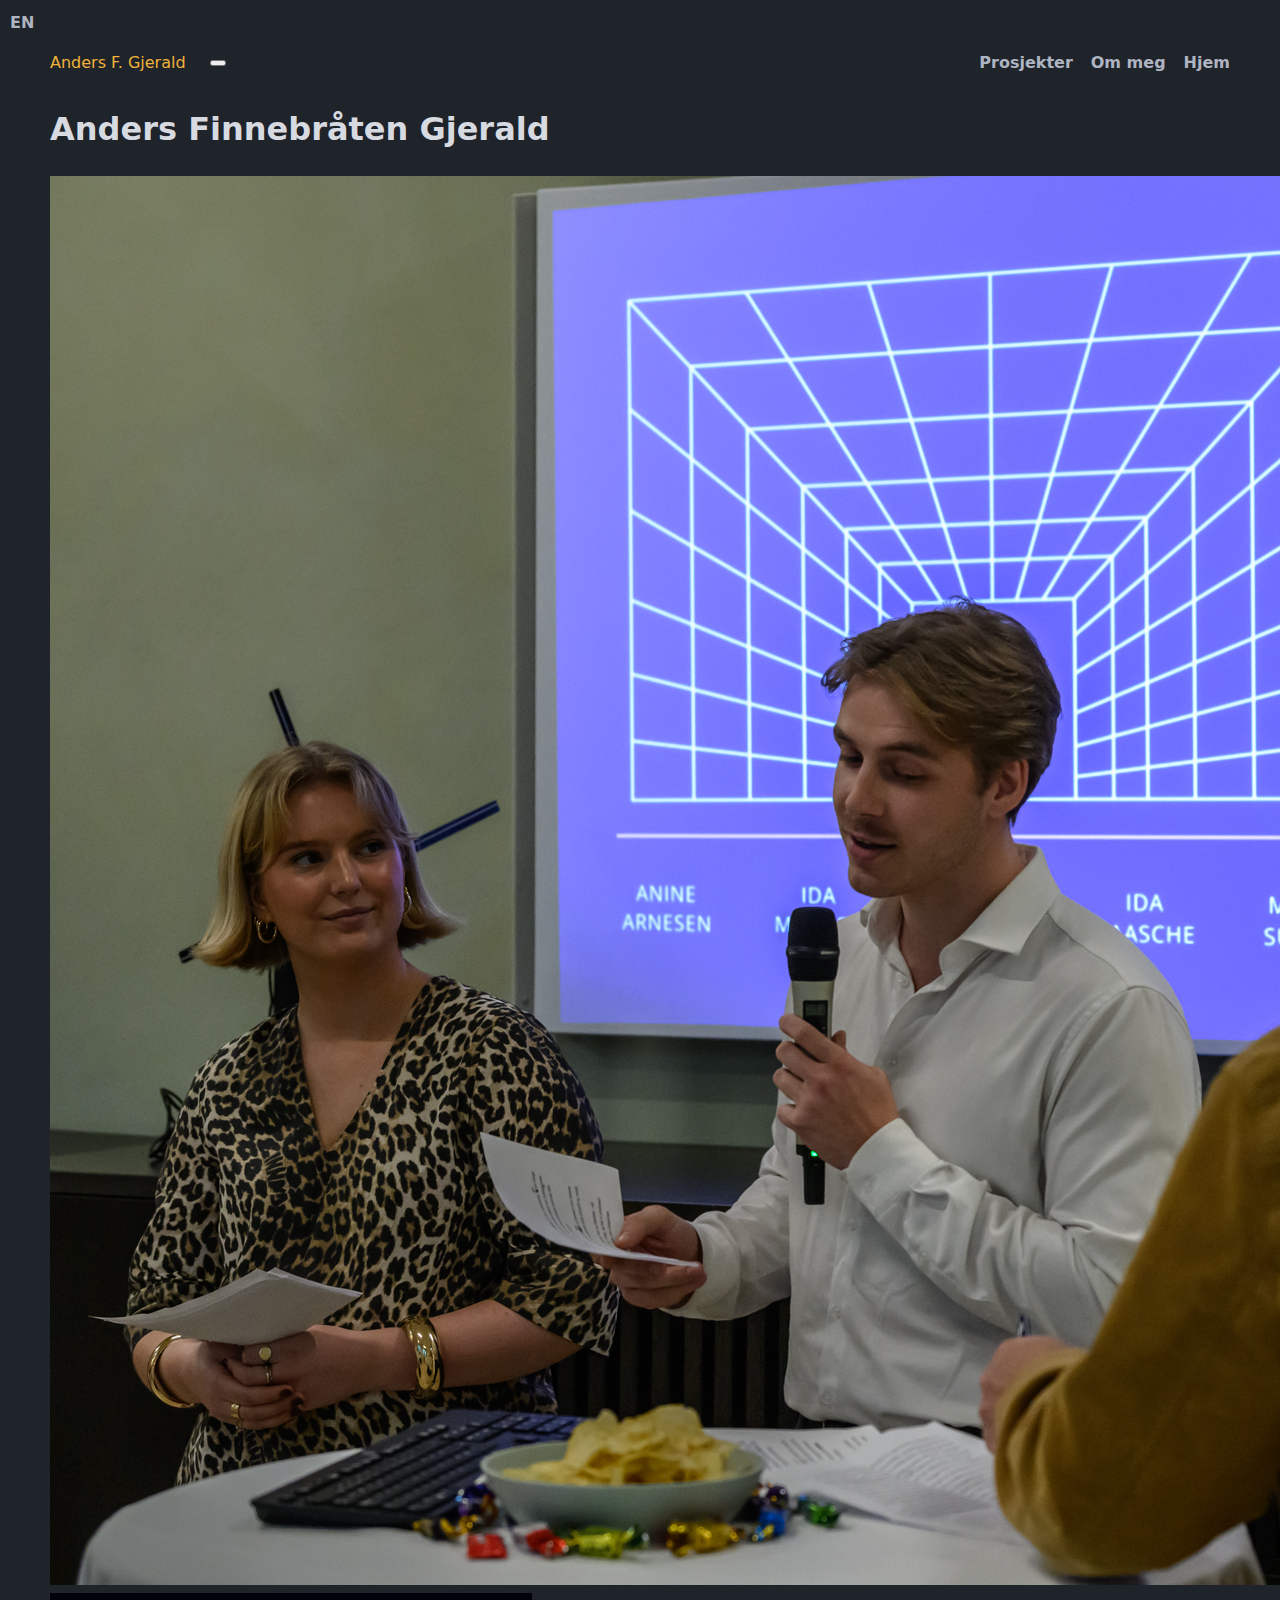
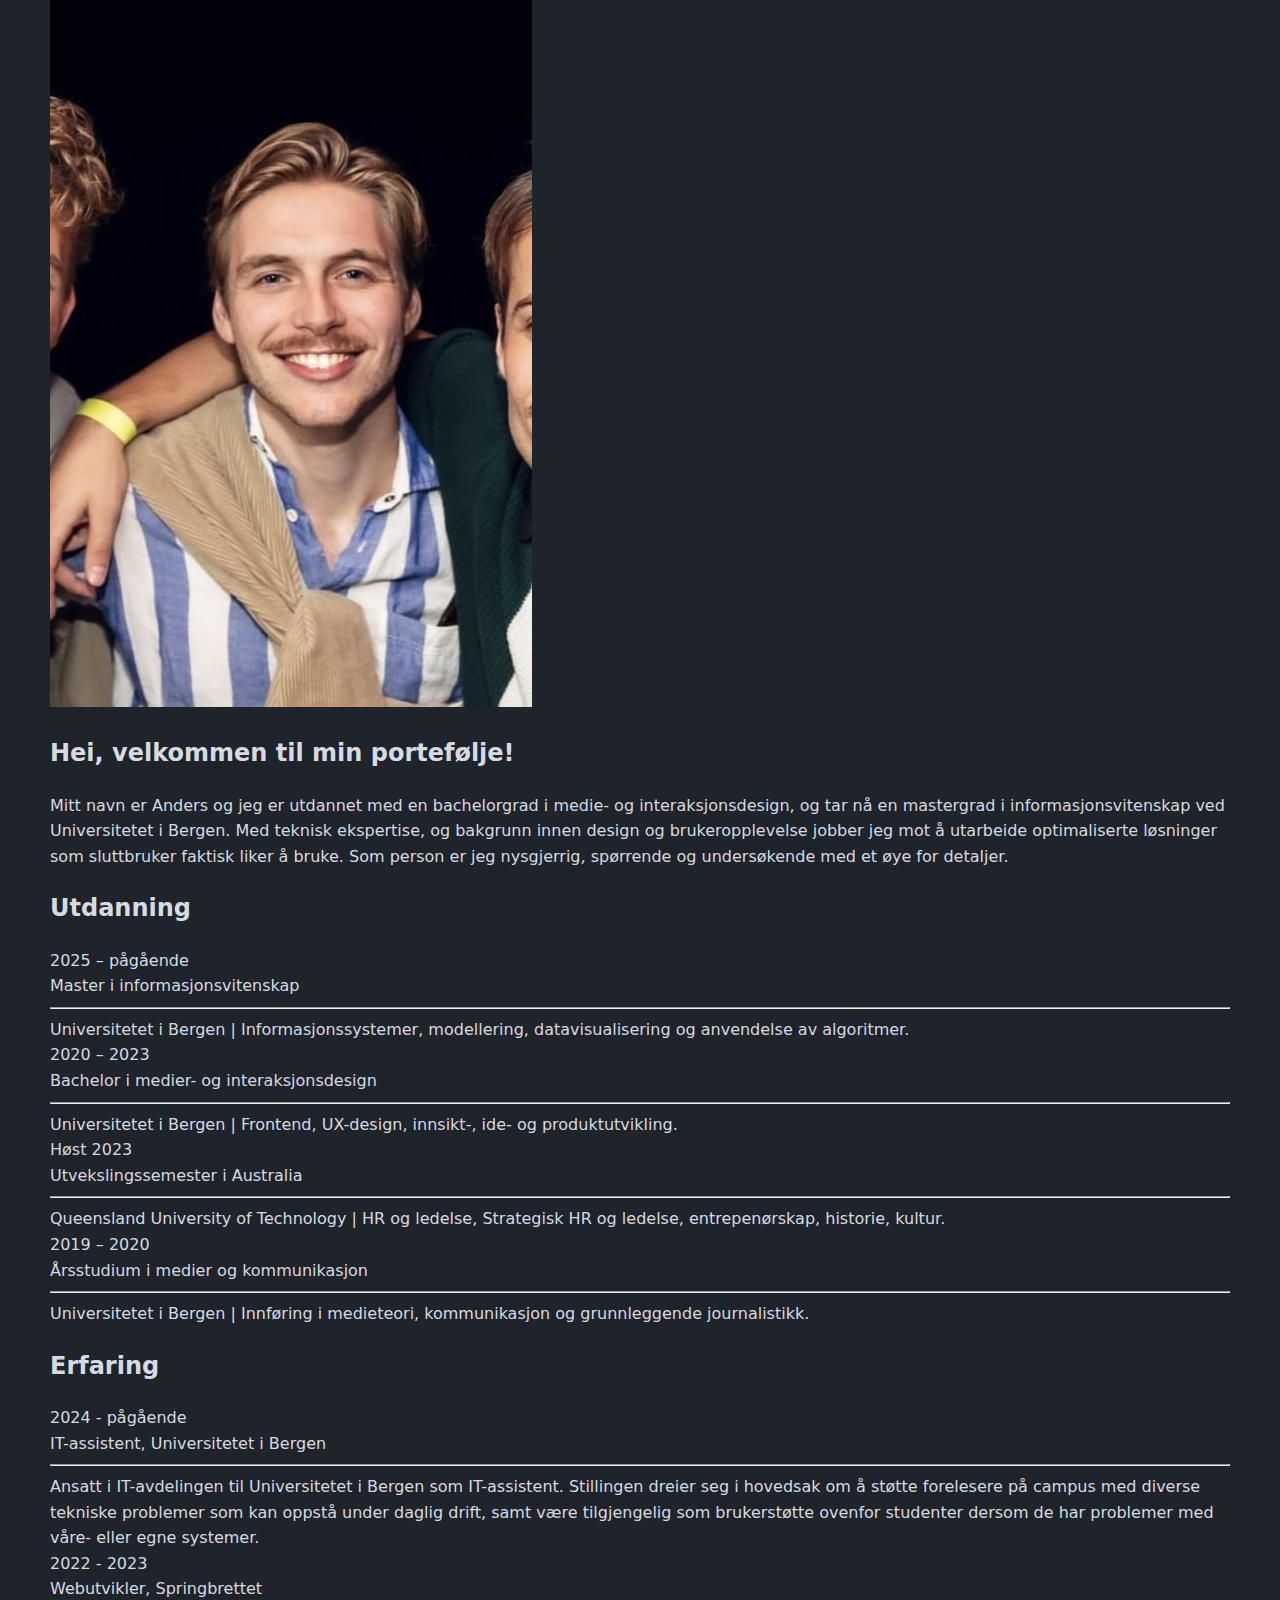
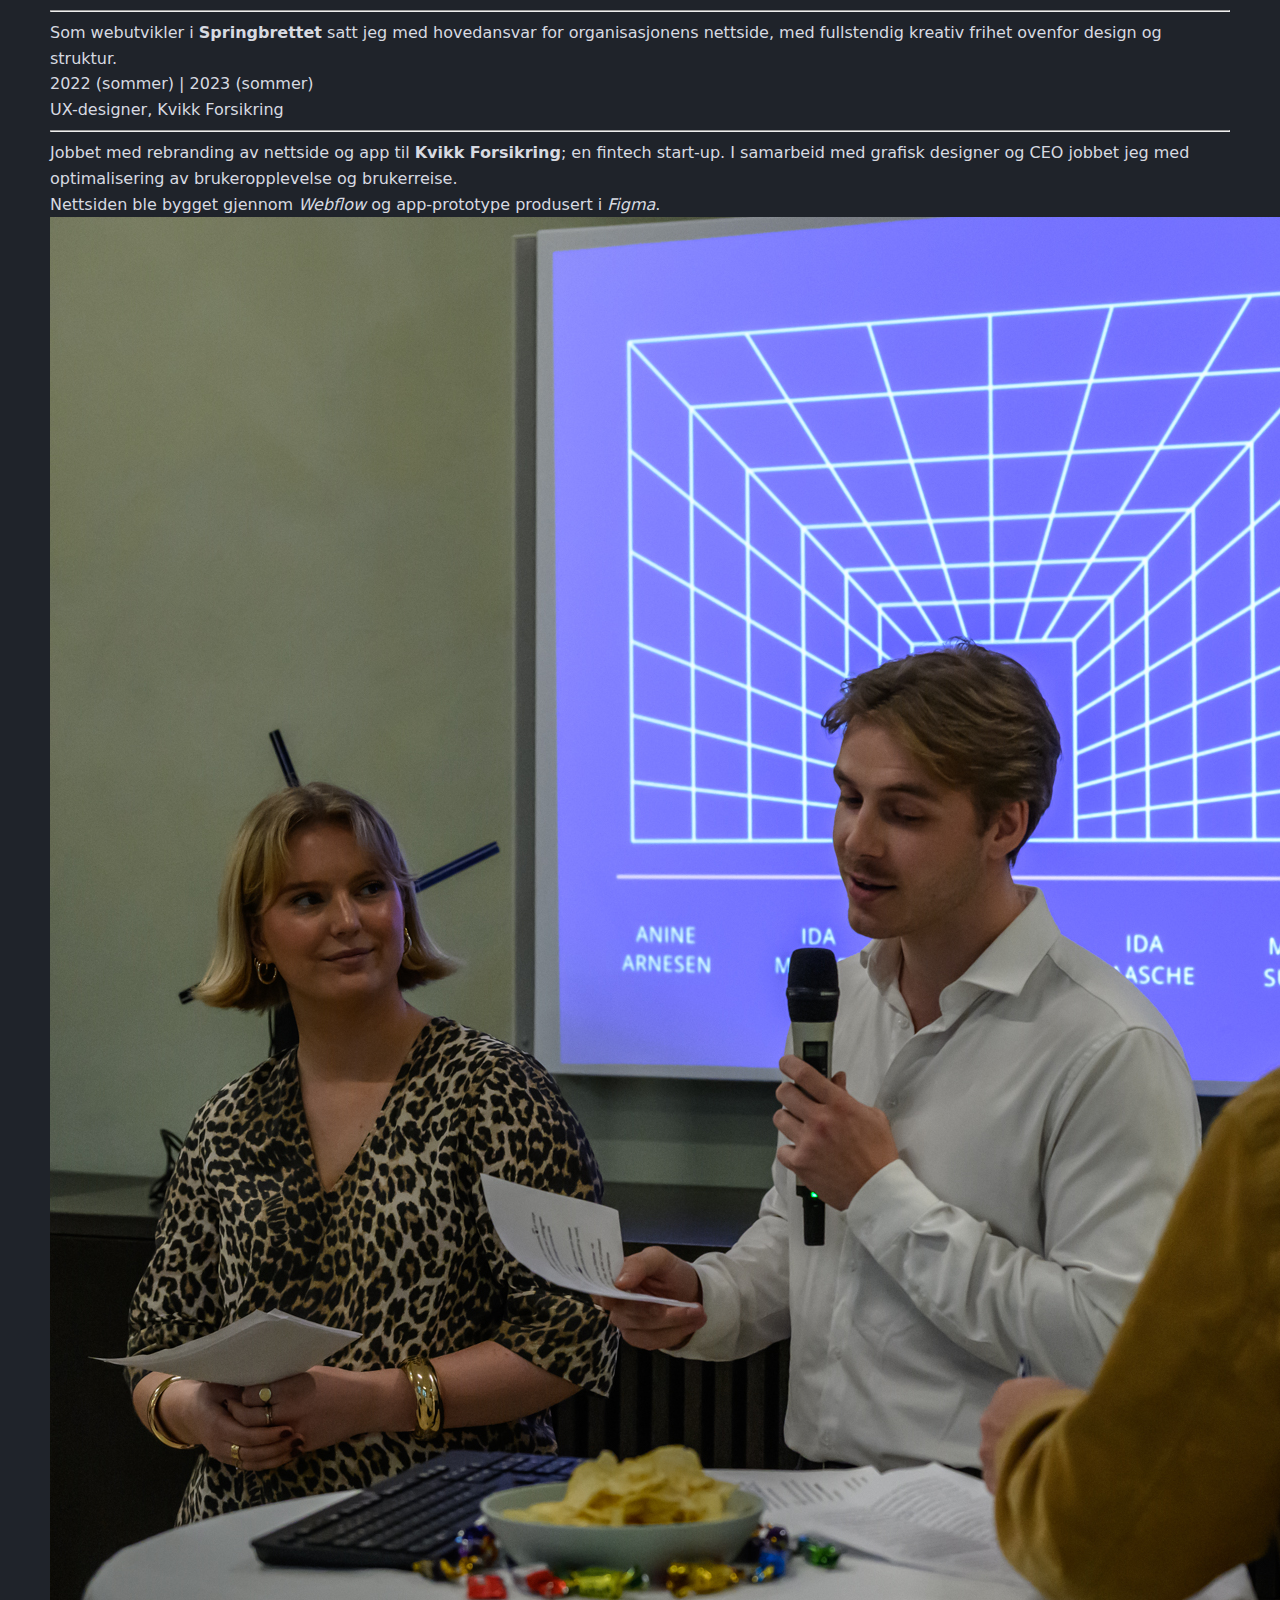
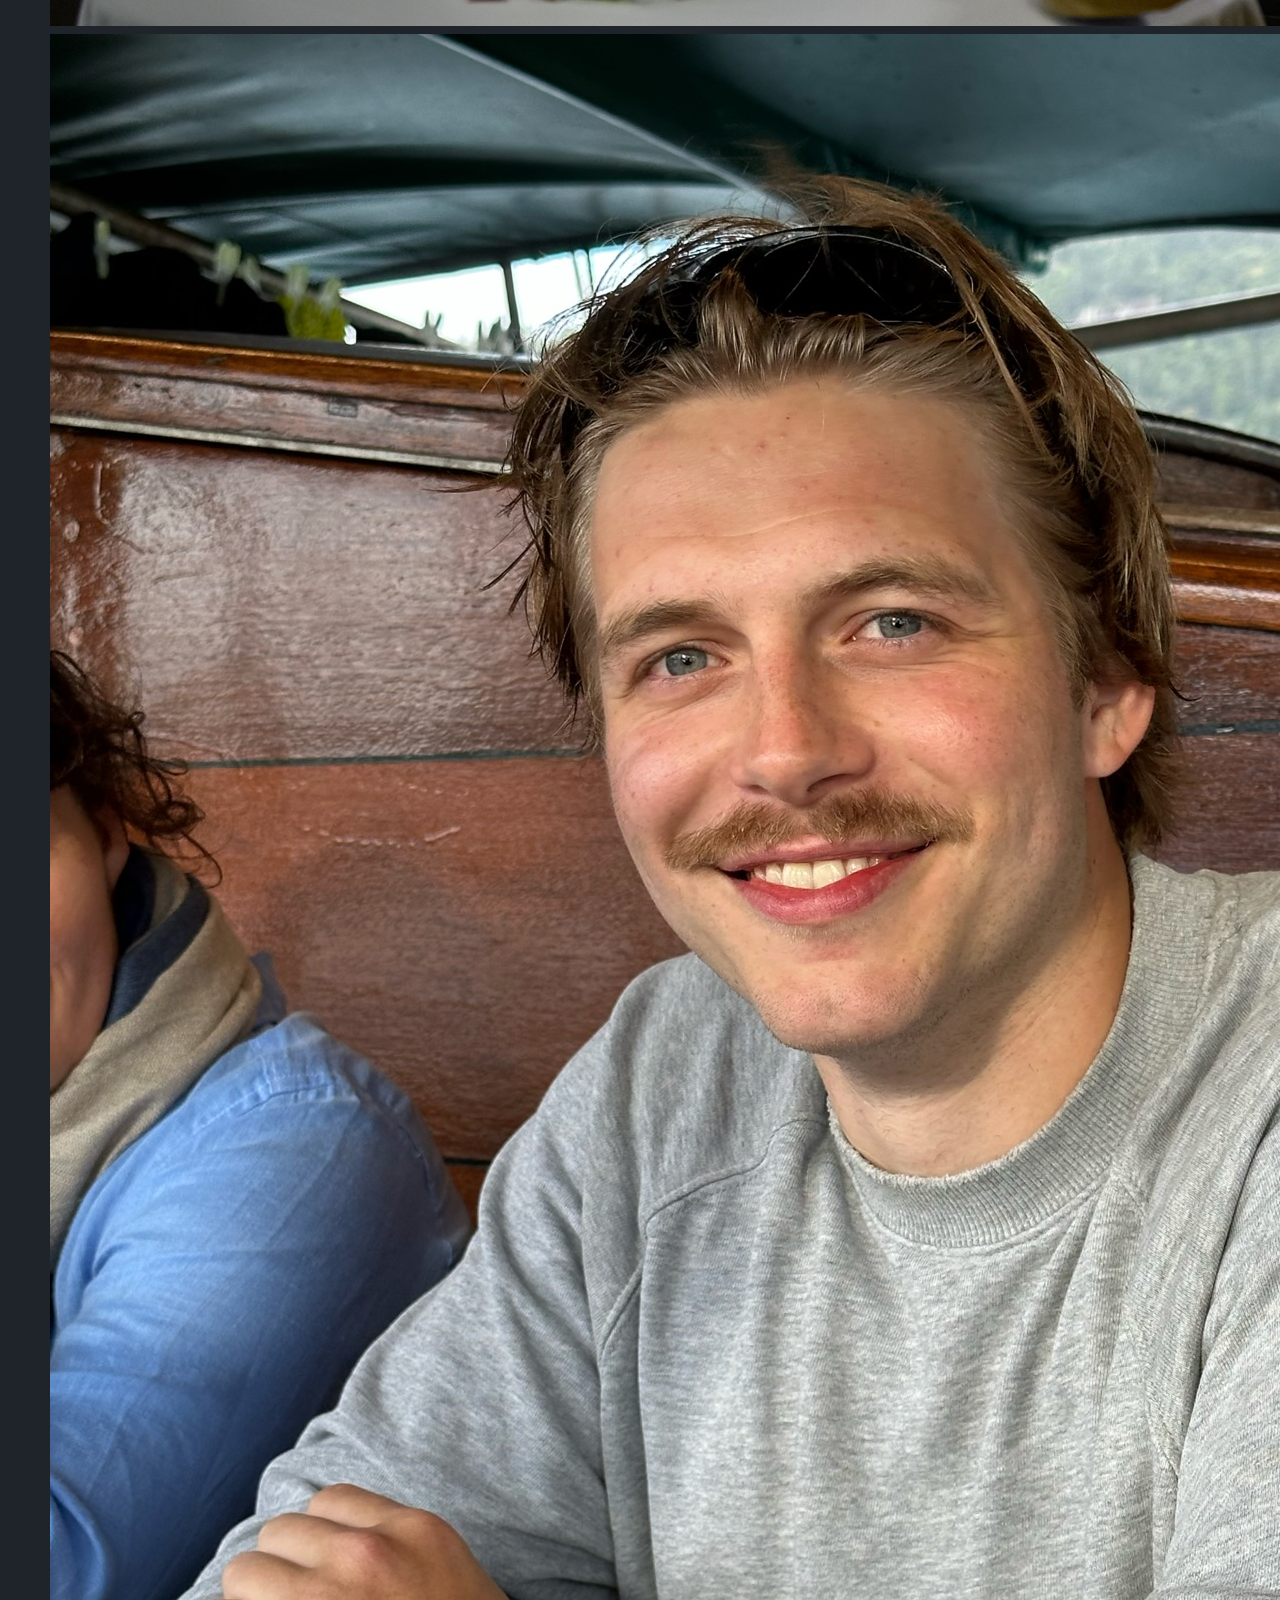
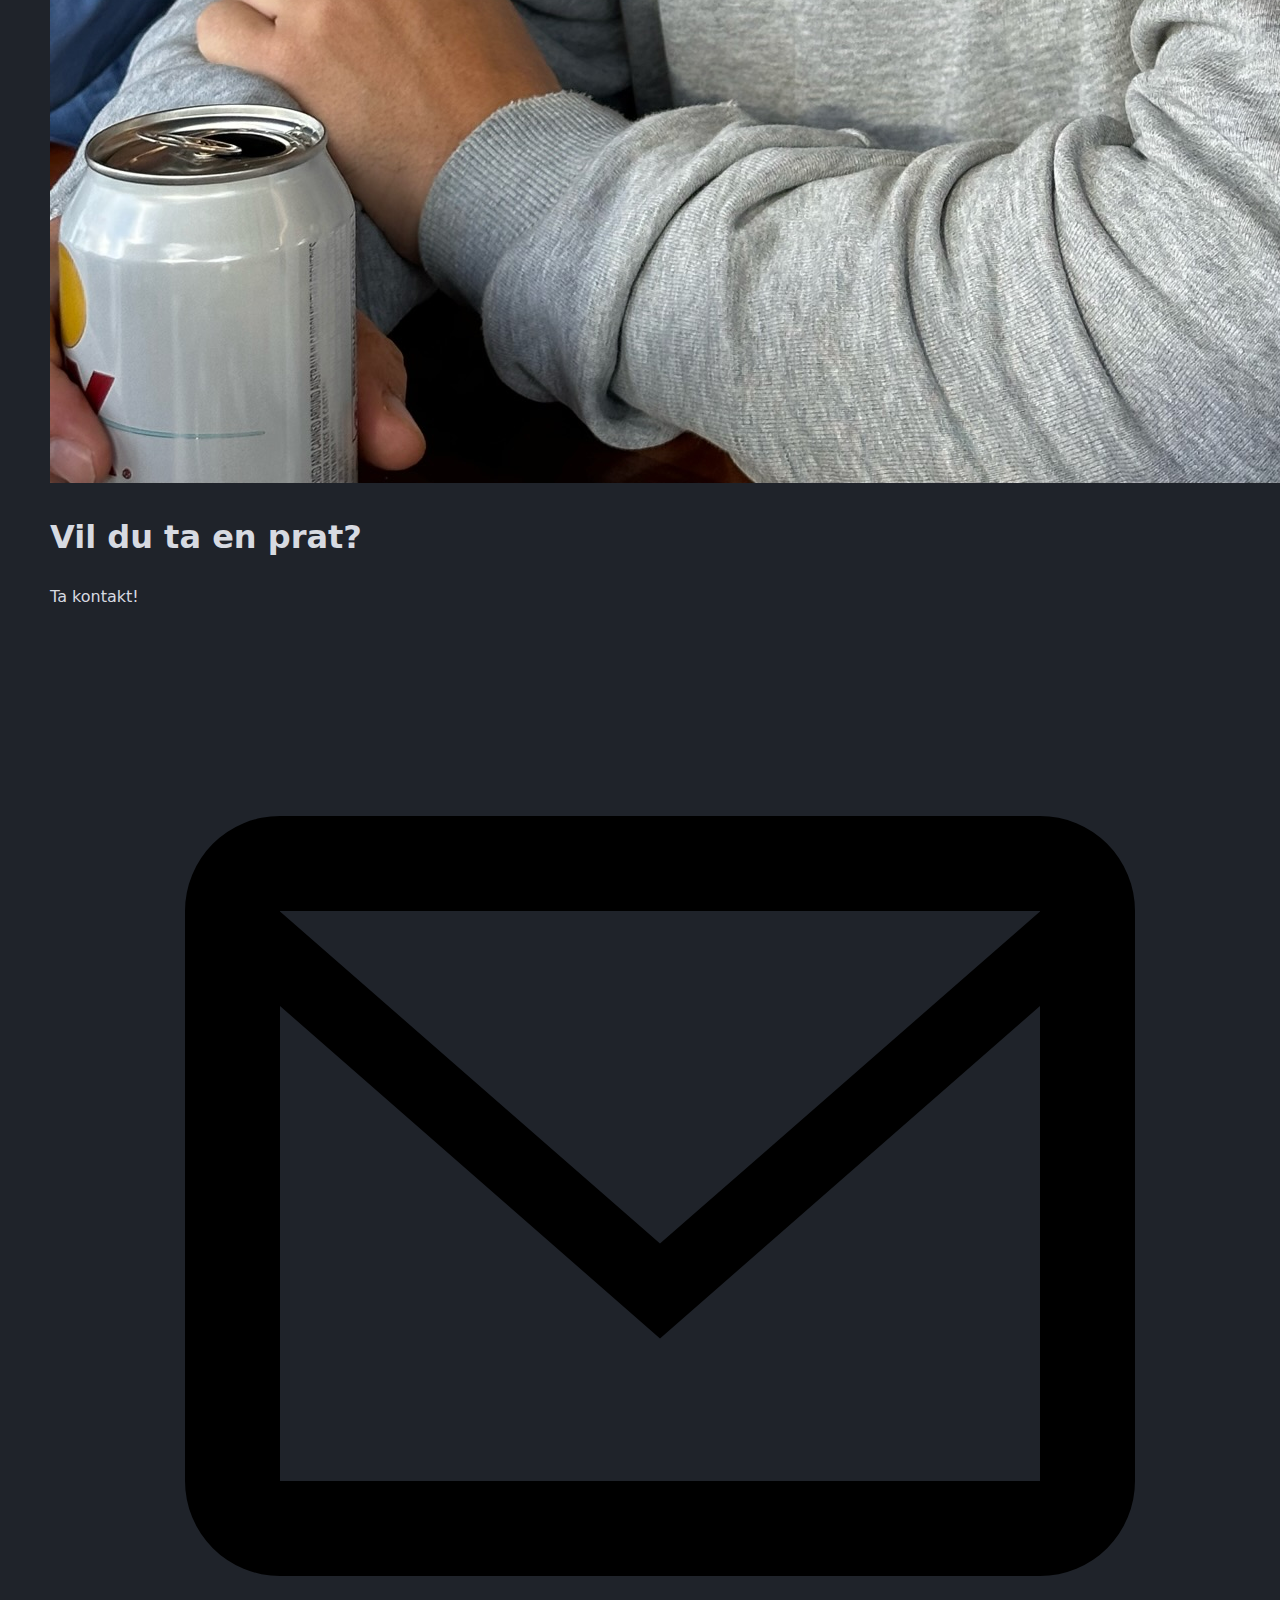
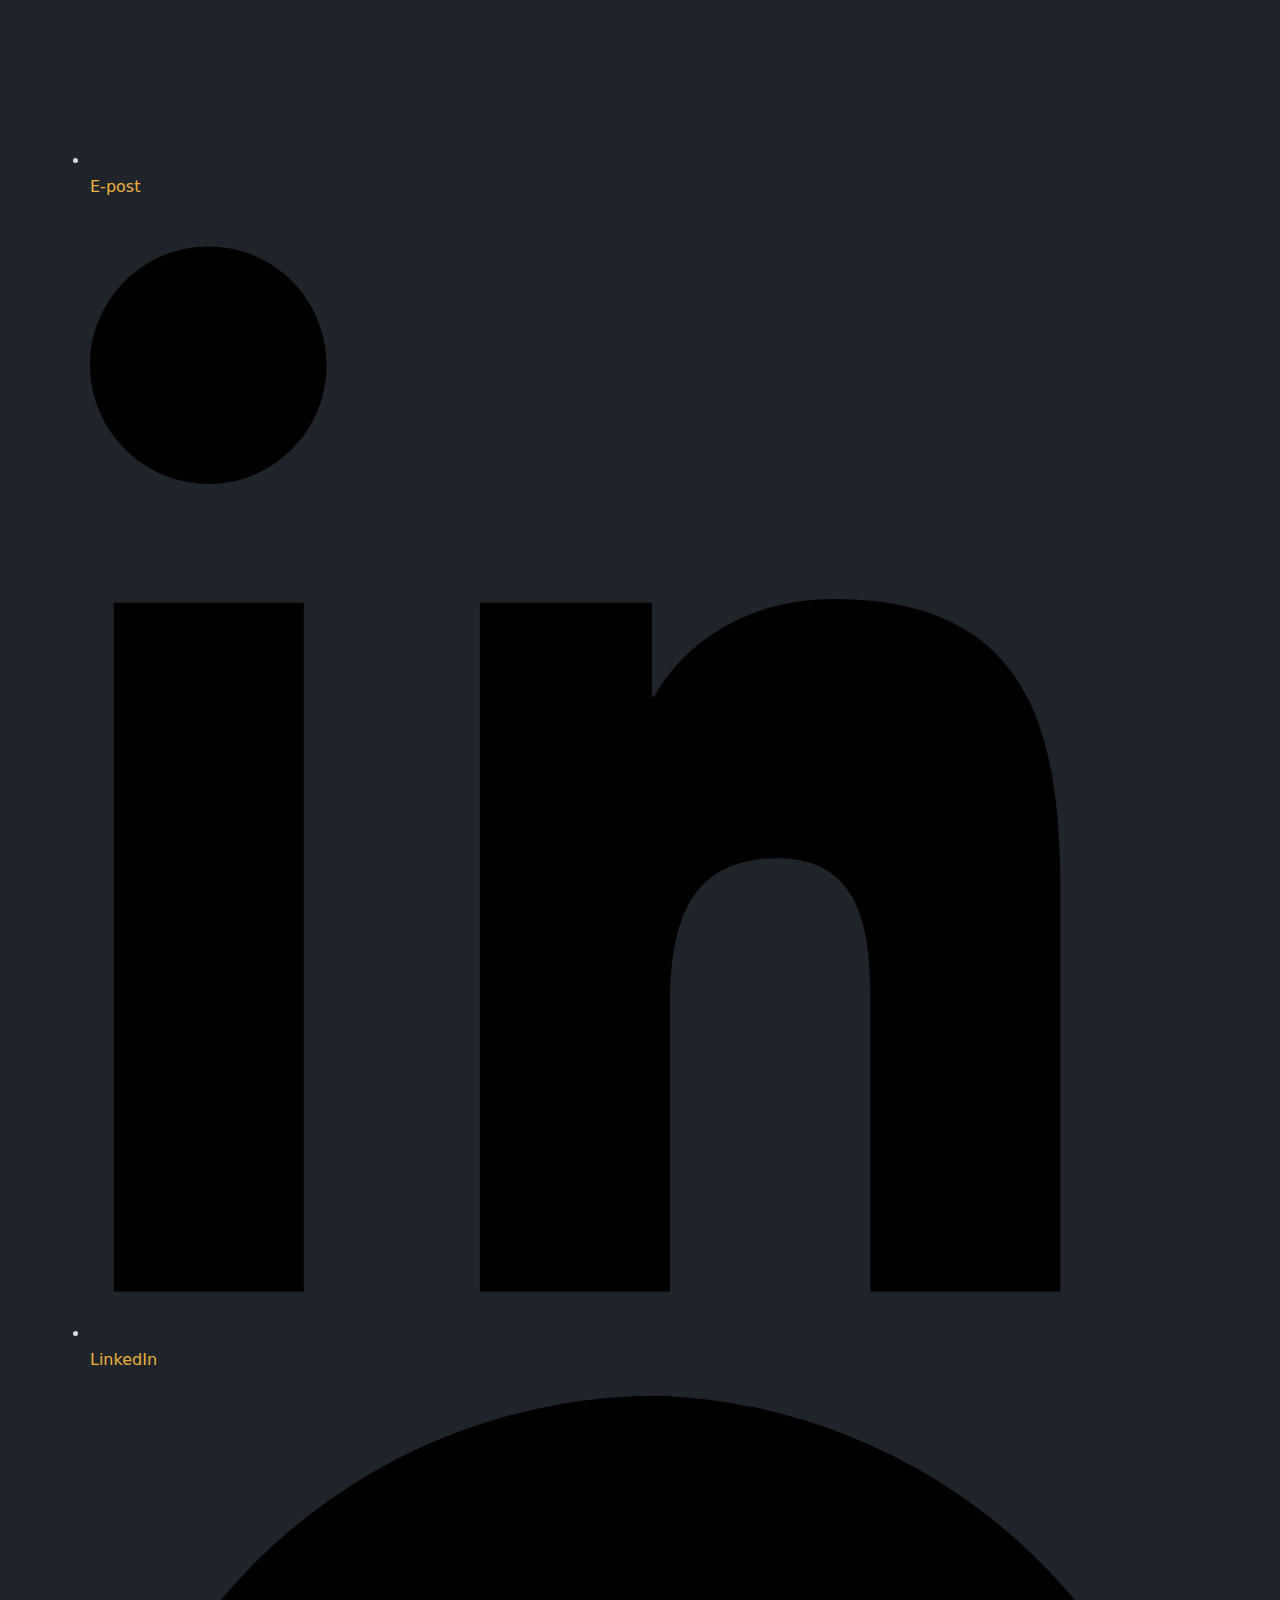
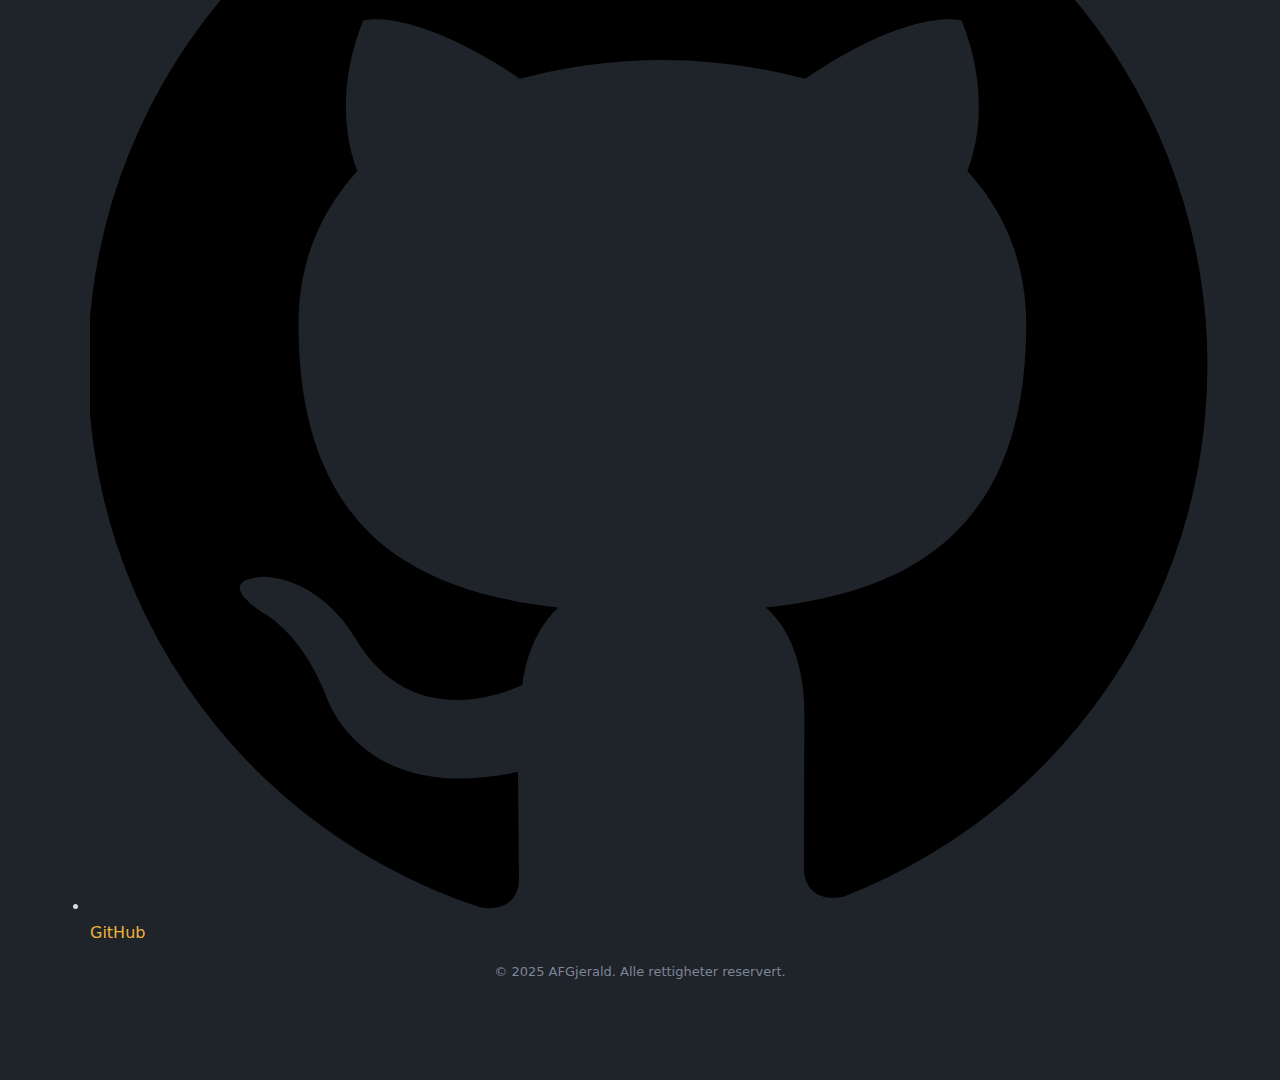
<file: about.html>
<!DOCTYPE html>
<html lang="no">
<head>
  <meta charset="utf-8" />
  <meta name="viewport" content="width=device-width, initial-scale=1" />
  <title>Anders Finnebråten Gjerald - Interaksjonsdesigner</title>
  <link rel="preconnect" href="https://fonts.googleapis.com">
  <link rel="preconnect" href="https://fonts.gstatic.com" crossorigin>
  <link href="https://fonts.googleapis.com/css2?family=Domine:wght@400..700&display=swap" rel="stylesheet">
  <!-- Koble til separat CSS-fil -->
  <link rel="stylesheet" href="styles.css" />
</head>
<body>
  <!-- YTTERKANT / RAMME -->
<div class="page">
    <!-- TOPP-NAV -->
<header class="site-header" id="site-header">
  <!-- Logo/navn til venstre -->
  <a href="index.html" class="logo">Anders F. Gjerald</a>
  
<!-- Hamburger (vises på mobil) -->
  <button class="hamburger" aria-label="Open menu" aria-expanded="false" aria-controls="site-nav">
    <span class="hamburger__bar"></span>
    <span class="hamburger__bar"></span>
    <span class="hamburger__bar"></span>
  </button>

  <!-- Navigasjon (dropdown på mobil, inline på desktop) -->
  <nav class="nav" id="site-nav">
    <a href="index.html#portfolio">Prosjekter</a>
    <a href="about.html">Om meg</a>
    <a href="index.html">Hjem</a>
    <!-- Språkknapp flyttet INN i nav for mobil -->
    <div class="lang-toggle">
      <a class="lang-btn" href="/en/about.html" aria-label="Switch to English">EN</a>
    </div>
  </nav>
</header>

<main>
<section class="about__hero">
  <div class="about__me__text">
    <h1>Anders Finnebråten Gjerald</h1>
  </div>

  <div class="about__hero__media">
    <div class="img-main">
      <img src="images/FZ9_6246.jpg" alt="Portrett av Anders">
    </div>
    <div class="img-secondary">
      <img src="/images/om_meg_2.0.JPEG" alt="Anders – sekundært bilde">
    </div>
  </div>
</section>
  <section class="about__me">
    <div  class="about__me__text">
      <h2>Hei, velkommen til min portefølje!</h2>
        <p>
          Mitt navn er Anders og jeg er utdannet med en bachelorgrad i medie- og interaksjonsdesign, og tar nå en mastergrad i informasjonsvitenskap ved Universitetet i Bergen.
          Med teknisk ekspertise, og bakgrunn innen design og brukeropplevelse jobber jeg mot å utarbeide optimaliserte løsninger som sluttbruker faktisk liker å bruke.
          Som person er jeg nysgjerrig, spørrende og undersøkende med et øye for detaljer.
        </p>
    </div>
  </section>

  <!-- Bilde/tekst-seksjoner -->
<section class="about__me">
  <div class="about__me__text__cards">
    <div class="info-card">
      <h2 class="info-card__section-title">Utdanning</h2>
      <div class="info-entry">
        <div class="info-entry__year">2025 – pågående</div>
        <div class="info-entry__title">Master i informasjonsvitenskap</div>
        <hr class="info-entry__divider" />
        <div class="info-entry__body">
          Universitetet i Bergen | Informasjonssystemer, modellering, datavisualisering og anvendelse av algoritmer.
        </div>
      </div>

      <div class="info-entry">
        <div class="info-entry__year">2020 – 2023</div>
        <div class="info-entry__title">Bachelor i medier- og interaksjonsdesign</div>
        <hr class="info-entry__divider" />
        <div class="info-entry__body">
          Universitetet i Bergen | Frontend, UX-design, innsikt-, ide- og produktutvikling.
        </div>
      </div>

      <div class="info-entry">
        <div class="info-entry__year">Høst 2023</div>
        <div class="info-entry__title">Utvekslingssemester i Australia</div>
        <hr class="info-entry__divider" />
        <div class="info-entry__body">
          Queensland University of Technology | HR og ledelse, Strategisk HR og ledelse, entrepenørskap, historie, kultur.
        </div>
      </div>

      <div class="info-entry">
        <div class="info-entry__year">2019 – 2020</div>
        <div class="info-entry__title">Årsstudium i medier og kommunikasjon</div>
        <hr class="info-entry__divider" />
        <div class="info-entry__body">
          Universitetet i Bergen | Innføring i medieteori, kommunikasjon og grunnleggende journalistikk.
        </div>
      </div>
    </div>

    <div class="info-card">
      <h2 class="info-card__section-title">Erfaring</h2>
      <div class="info-entry">
        <div class="info-entry__year">2024 - pågående</div>
          <div class="info-entry__title">IT-assistent, Universitetet i Bergen</div>
          <hr class="info-entry__divider" />
          <div class="info-entry__body">
            Ansatt i IT-avdelingen til Universitetet i Bergen som IT-assistent. Stillingen dreier seg i hovedsak om å støtte forelesere på campus med diverse tekniske problemer som kan oppstå under daglig drift,
            samt være tilgjengelig som brukerstøtte ovenfor studenter dersom de har problemer med våre- eller egne systemer. 

        </div>
      </div>
      <div class="info-entry">
        <div class="info-entry__year">2022 - 2023</div>
          <div class="info-entry__title">Webutvikler, Springbrettet</div>
          <hr class="info-entry__divider" />
          <div class="info-entry__body">
            Som webutvikler i <b>Springbrettet</b> satt jeg med hovedansvar for organisasjonens nettside, med fullstendig kreativ frihet ovenfor design og struktur.
        </div>
      </div>

      <div class="info-entry">
        <div class="info-entry__year">2022 (sommer) | 2023 (sommer) </div>
          <div class="info-entry__title">UX-designer, Kvikk Forsikring</div>
          <hr class="info-entry__divider" />
          <div class="info-entry__body">
            Jobbet med rebranding av nettside og app til <b>Kvikk Forsikring</b>; en fintech start-up. I samarbeid med grafisk designer og CEO jobbet jeg med optimalisering av brukeropplevelse og brukerreise.
            <br> Nettsiden ble bygget gjennom <i>Webflow</i> og app-prototype produsert i <i>Figma</i>. 
    </div>
  </div>
</section>
<section class="mobile-bottom-images" aria-label="Hero images (mobile)">
  <div class="img-main">
    <img src="/images/FZ9_6246.jpg" alt="Portrait of Anders">
  </div>
  <div class="img-secondary">
    <img src="/images/om_meg2.jpg" alt="Anders – secondary image">
</section>



  <section class="about__icons" aria-label="Kontaktlenker">
    <div class="about__hero__i">
      <h1>Vil du ta en prat?</h1>
      <p>
        Ta kontakt!
      </p>
    </div>
    <ul class="about__icons-list" role="list">
      <li>
        <a class="about__icon" href="mailto:andersgjerald@gmail.com" aria-label="Send meg en e-post">
          <svg viewBox="0 0 24 24" aria-hidden="true"><path d="M20 4H4a2 2 0 0 0-2 2v12a2 2 0 0 0 2 2h16a2
          2 0 0 0 2-2V6a2 2 0 0 0-2-2Zm0 2v.01L12 13 4 6.01V6h16ZM4 18V8l8 7 8-7v10H4Z"/></svg>
          <span class="sr-only">E-post</span>
        </a>
      </li>
      <li>
        <a class="about__icon" href="https://linkedin.com/in/andersfgjerald" target="_blank" rel="noopener noreferrer" aria-label="LinkedIn">
          <svg viewBox="0 0 24 24" aria-hidden="true"><path d="M4.98 3.5C4.98 4.88 3.86 6 2.5 6S0 4.88 0 3.5 1.12 1 2.5 1s2.48 1.12 2.48 2.5ZM.5 8.5h4V23h-4V8.5Zm7.5 0h3.83v1.98h.05c.53-1 1.83-2.06 3.77-2.06 4.03 0 4.78 2.65 4.78 6.09V23h-4v-5.9c0-1.41-.03-3.22-1.96-3.22-1.96 0-2.26 1.53-2.26 3.12V23h-4V8.5Z"/></svg>
          <span class="sr-only">LinkedIn</span>
        </a>
      </li>
      <li>
        <a class="about__icon" href="https://github.com/AGjerald" target="_blank" rel="noopener noreferrer" aria-label="GitHub">
          <svg viewBox="0 0 24 24" aria-hidden="true"><path d="M12 .5a12 12 0 0 0-3.79 23.4c.6.11.82-.26.82-.58l-.02-2.27c-3.34.73-4.04-1.61-4.04-1.61-.55-1.38-1.35-1.75-1.35-1.75-1.1-.76.08-.75.08-.75 1.22.09 1.87 1.27 1.87 1.27 1.08 1.85 2.84 1.32 3.53 1.01.11-.79.42-1.32.76-1.63-2.67-.3-5.47-1.34-5.47-5.96 0-1.32.47-2.39 1.24-3.23-.12-.3-.54-1.52.12-3.17 0 0 1.01-.32 3.3 1.23a11.5 11.5 0 0 1 6 0c2.29-1.55 3.3-1.23 3.3-1.23.66 1.65.24 2.87.12 3.17.77.84 1.24 1.91 1.24 3.23 0 4.63-2.8 5.66-5.48 5.96.43.37.81 1.1.81 2.22l-.01 3.29c0 .32.22.7.83.58A12 12 0 0 0 12 .5Z"/></svg>
          <span class="sr-only">GitHub</span>
        </a>
      </li>
    </ul>
  </section>
</main>

<footer class="tiny">
  <p>© 2025 AFGjerald. Alle rettigheter reservert.</p>
</footer>

<script src="script.js" defer></script>
</body>

</html>
</file>
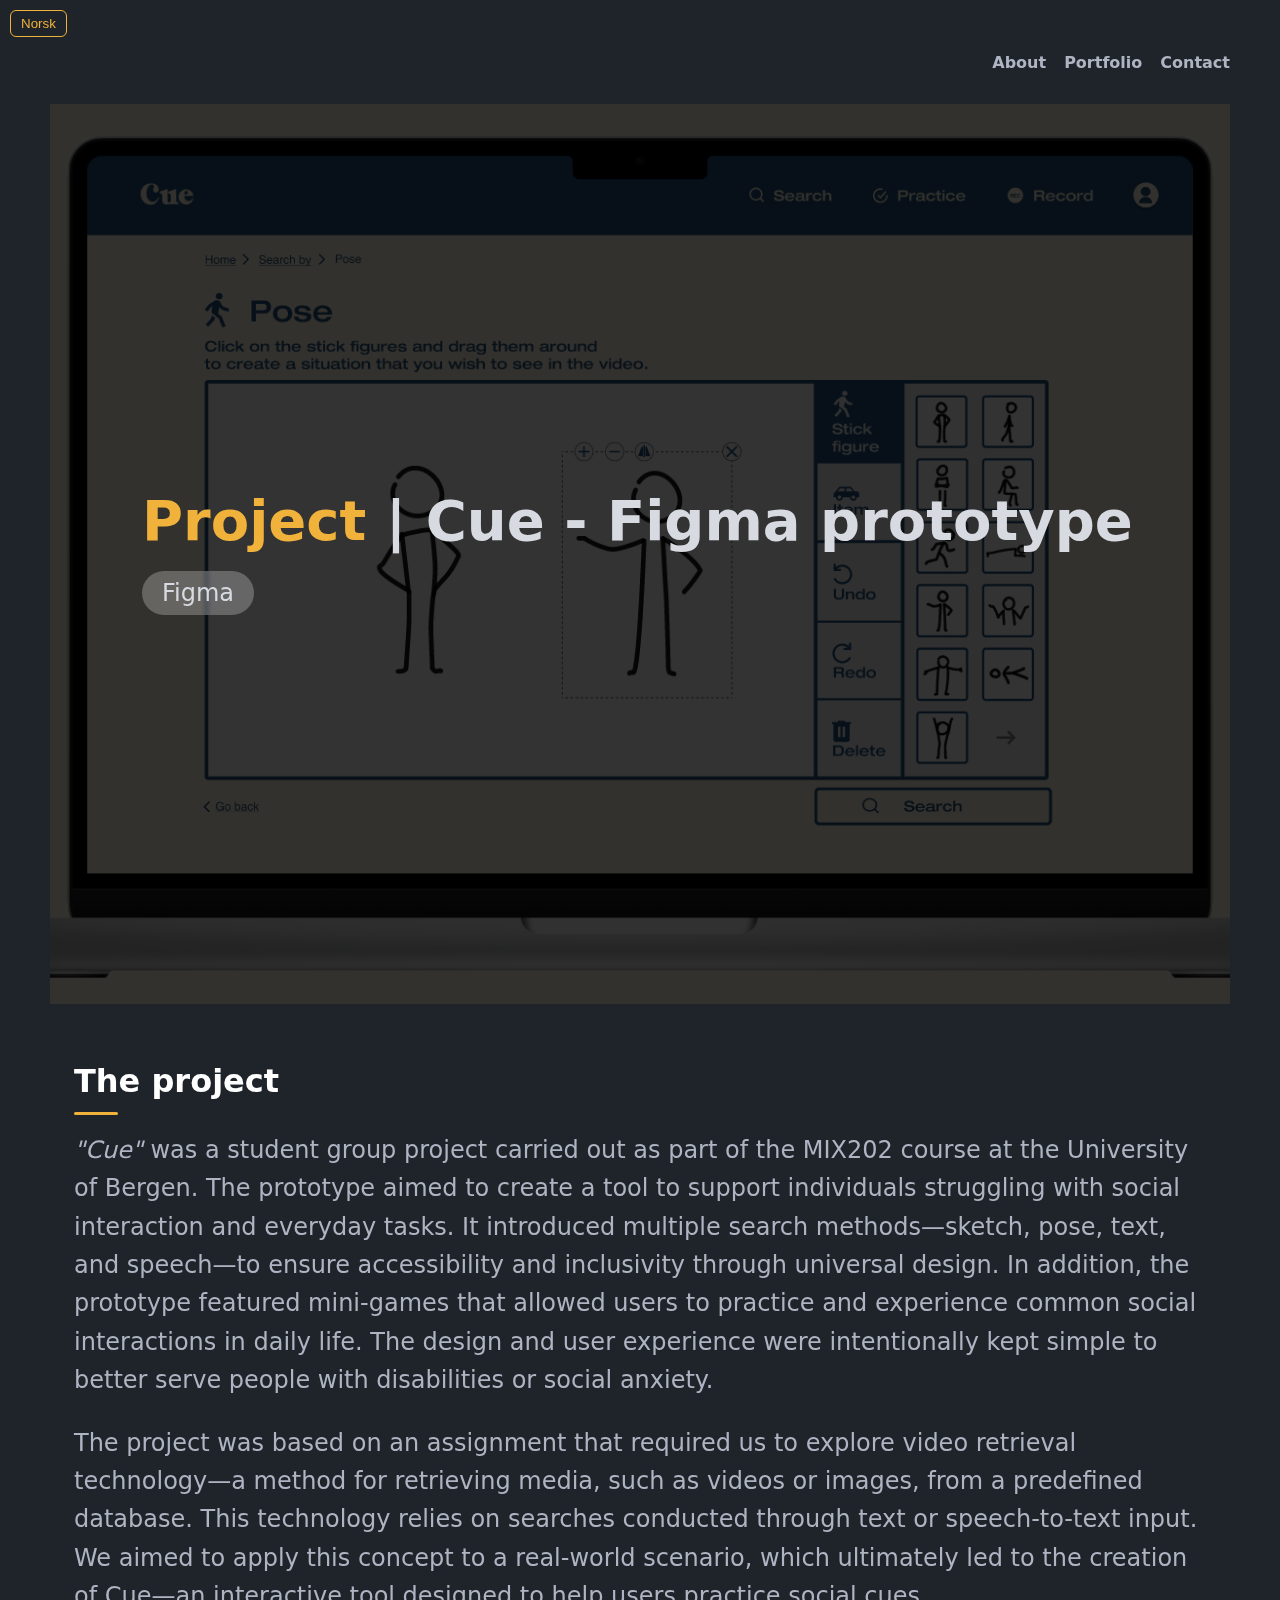
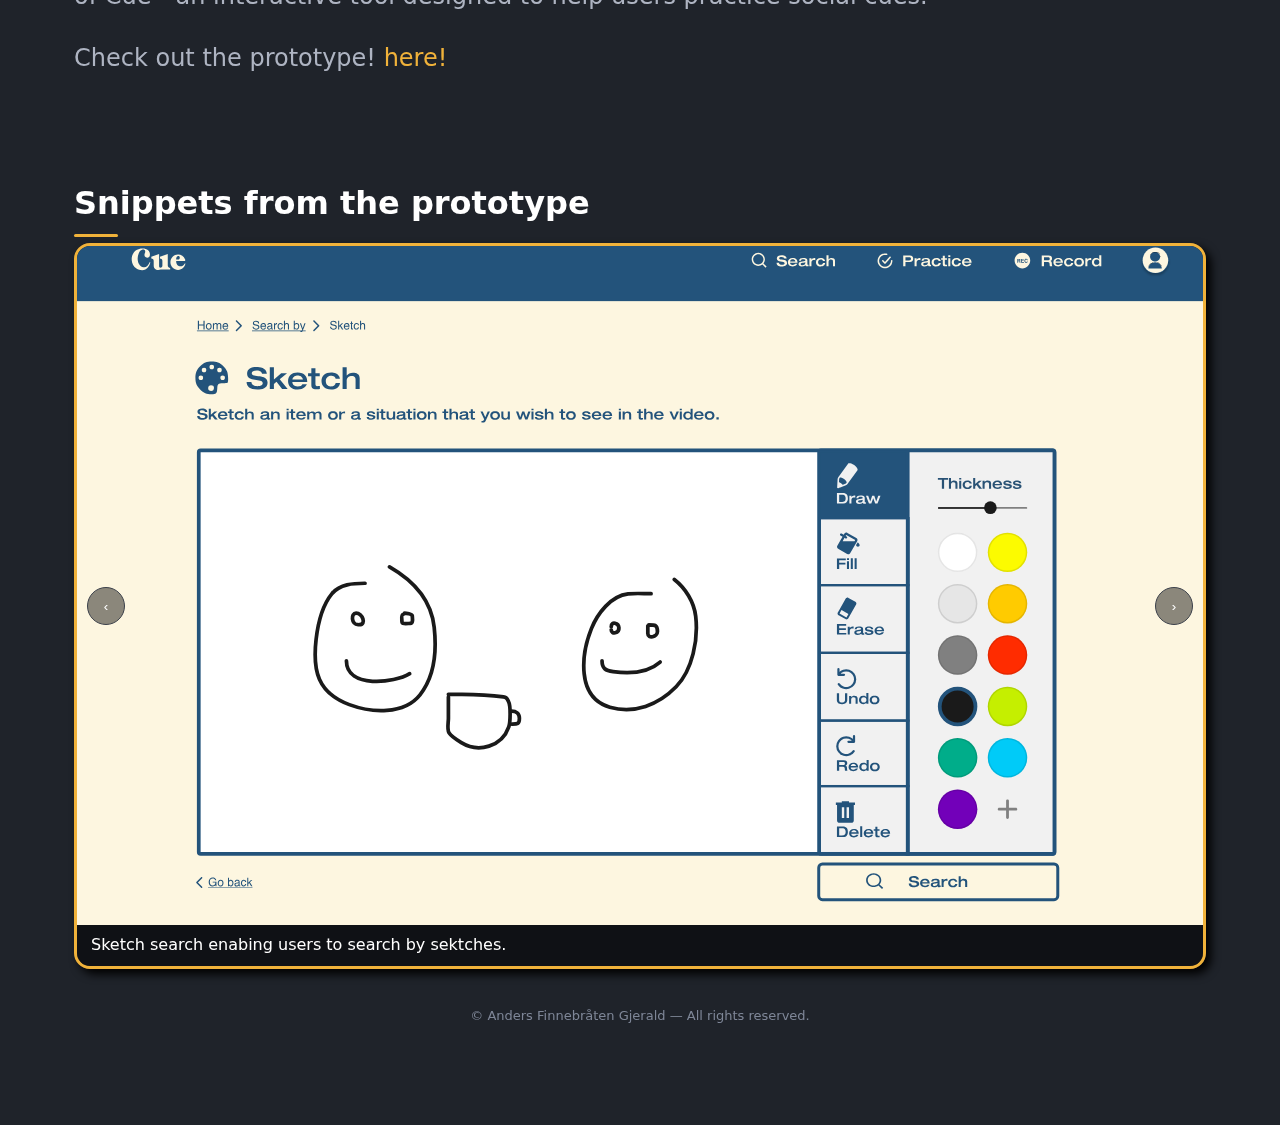
<file: project_cue.html>
<!DOCTYPE html>
<html lang="en">
<head>
  <meta charset="utf-8" />
  <meta name="viewport" content="width=device-width, initial-scale=1" />
  <title>Anders Finnebråten Gjerald - Interaksjonsdesigner</title>
  <link rel="preconnect" href="https://fonts.googleapis.com">
  <link rel="preconnect" href="https://fonts.gstatic.com" crossorigin>
  <link href="https://fonts.googleapis.com/css2?family=Domine:wght@400..700&display=swap" rel="stylesheet">
  <!-- Koble til separat CSS-fil -->
  <link rel="stylesheet" href="styles.css" />
</head>
<body>
  <!-- YTTERKANT / RAMME -->
  <div class="page">
    <!-- TOPP-NAV -->
<header class="site-header" id="site-header">
  <div class="lang-toggle">
    <button id="lang-btn">Norsk</button>
  </div>
  <nav class="nav">
    <a href="#about"     data-en="About"     data-no="Om meg">About</a>
    <a href="#portfolio" data-en="Portfolio" data-no="Portefølje">Portfolio</a>
    <a href="#contact"   data-en="Contact"   data-no="Kontakt">Contact</a>
  </nav>
</header>
    <main class="grid">
        <section class="hero" 
            style="--hero-image: url('images/cue_pose.png'); --hero-opacity:0.8;">
            <h1 class="hero_inset"><span class="accent">Project</span> | Cue - Figma prototype</h1>
            <ul class="project_tools" aria-label="Technologies used" role="list" style="padding-left: 5vw">
                <li>Figma</li>
            </ul>
        </section>

        <section id="project_intro" class="project_site card">
            <h2>The project</h2>
            <p> <i>"Cue"</i> was a student group project carried out as part of the MIX202 course at the University of Bergen. 
                The prototype aimed to create a tool to support individuals struggling with social interaction and everyday tasks. 
                It introduced multiple search methods—sketch, pose, text, and speech—to ensure accessibility and inclusivity through universal design. 
                In addition, the prototype featured mini-games that allowed users to practice and experience common social interactions in daily life. 
                The design and user experience were intentionally kept simple to better serve people with disabilities or social anxiety.
            </p>
            <p>
                The project was based on an assignment that required us to explore video retrieval technology—a method for retrieving media, such as videos or images, from a predefined database. 
                This technology relies on searches conducted through text or speech-to-text input. 
                We aimed to apply this concept to a real-world scenario, which ultimately led to the creation of Cue—an interactive tool designed to help users practice social cues.
            </p>
            <p>Check out the prototype! <a href="https://www.figma.com/proto/EhBsDKueoREaZWGqrFPzvV/Cue?node-id=728-3417&p=f&t=Uxp2kKbyF0rU6HkO-1&scaling=scale-down&content-scaling=fixed&page-id=1%3A2166&starting-point-node-id=232%3A2311" target="_blank" rel="noopener noreferrer">here!</a></p>
        </section>

    <section id="project_snippets" class="project_site card">
    <h2>Snippets from the prototype</h2>

    <div class="slideshow" role="region" aria-labelledby="snippets-title">
        <div class="slides" data-index="0">
        <figure class="slide">
            <img src="images/Sketch search 3.svg" alt="Landingpage with hero and CTA" loading="lazy">
            <figcaption>Sketch search enabing users to search by sektches.</figcaption>
        </figure>

        <figure class="slide">
            <img src="images/recognizefeatures_main3.svg" alt="About page layout with timeline" loading="lazy">
            <figcaption>Minigame to practice recognition of body language.</figcaption>
        </figure>

        <figure class="slide">
            <img src="images/Scenario_ Make an order 1.svg" alt="Contact form and map embed" loading="lazy">
            <figcaption>Full Motion Video game to practice real life scenarios.</figcaption>
        </figure>

        <figure class="slide">
            <img src="images/Practice_main.svg" alt="Contact form and map embed" loading="lazy">
            <figcaption>"Your goals" sub page where the user can choose which goals to practice.</figcaption>
        </figure>
        </div>
        

        <button class="nav prev" aria-label="Previous slide">‹</button>
        <button class="nav next" aria-label="Next slide">›</button>

        <div class="dots" role="tablist" aria-label="Slide navigation">
          
        </div>
    </section>


    </main>
    <footer class="tiny">
        <p>© <span id="y"></span> Anders Finnebråten Gjerald — All rights reserved.</p>
    </footer>

    <script src="script.js"></script>
</body>
</html>
</file>
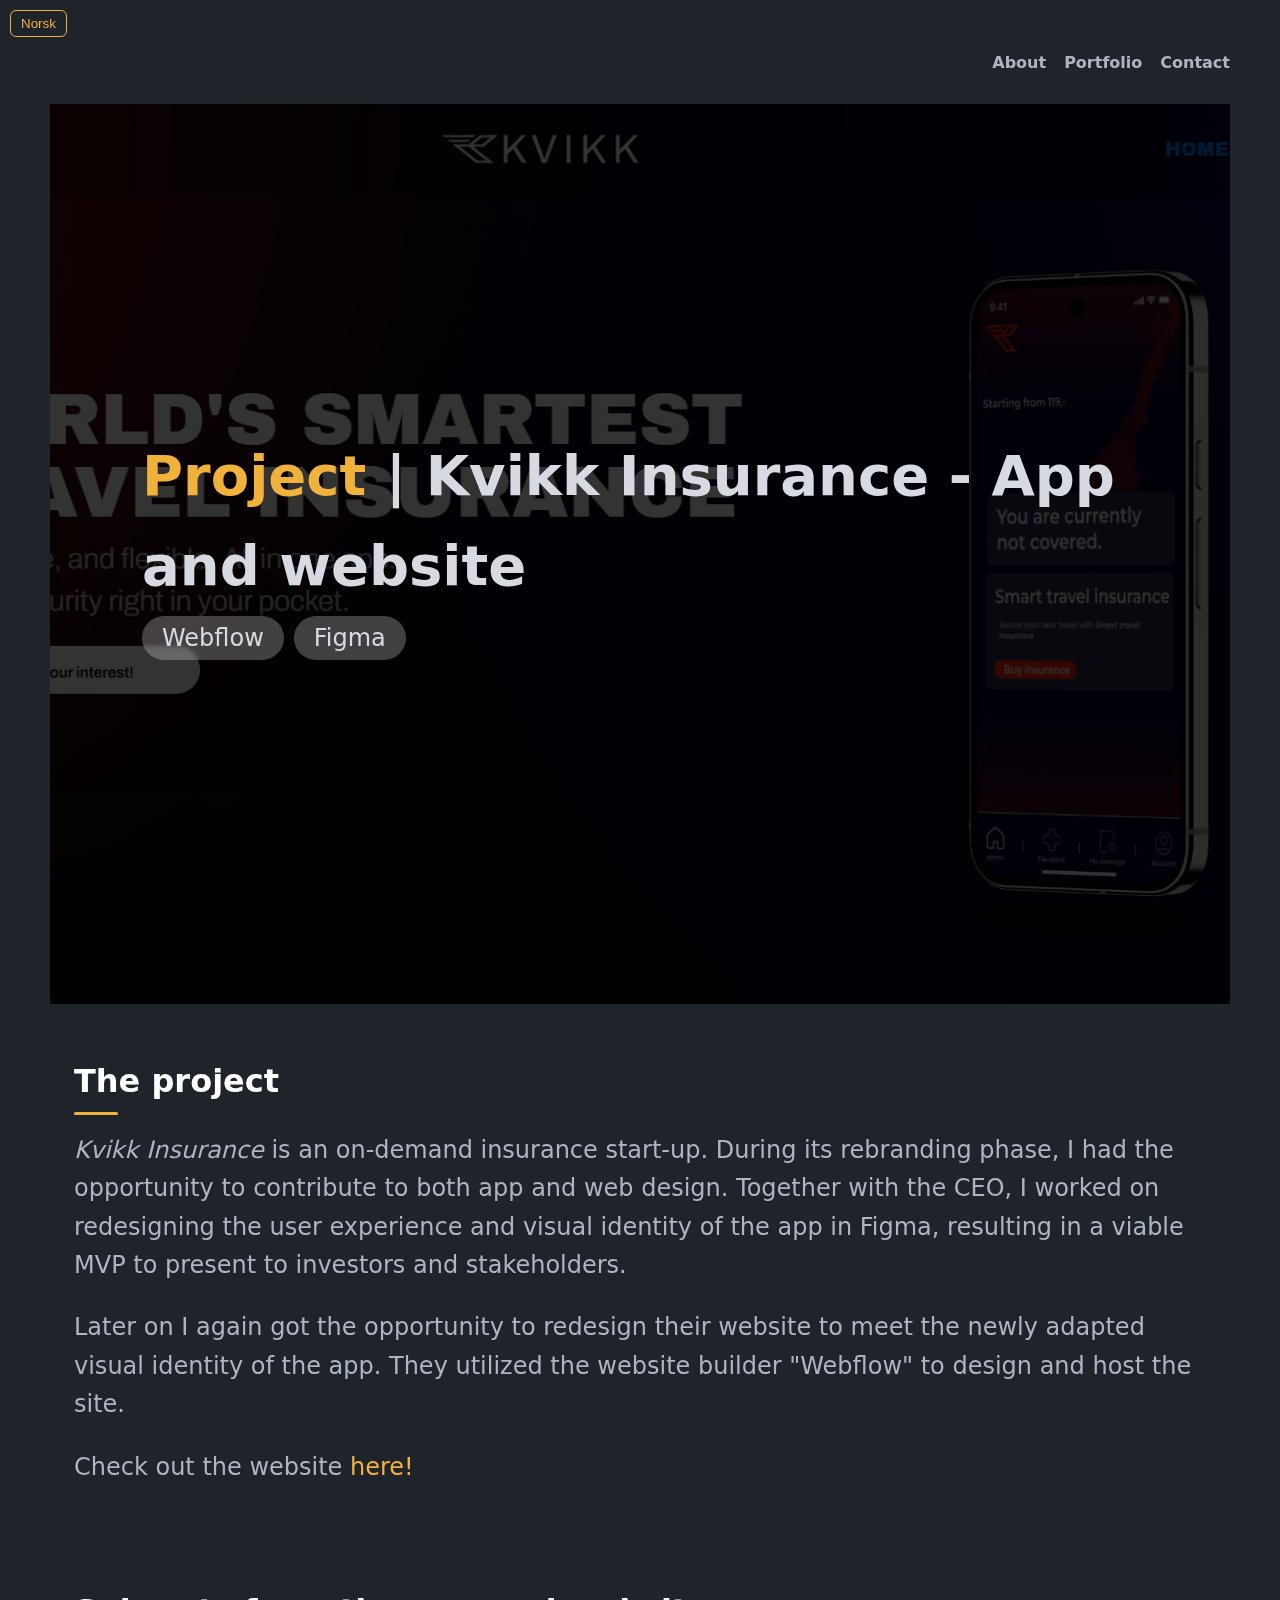
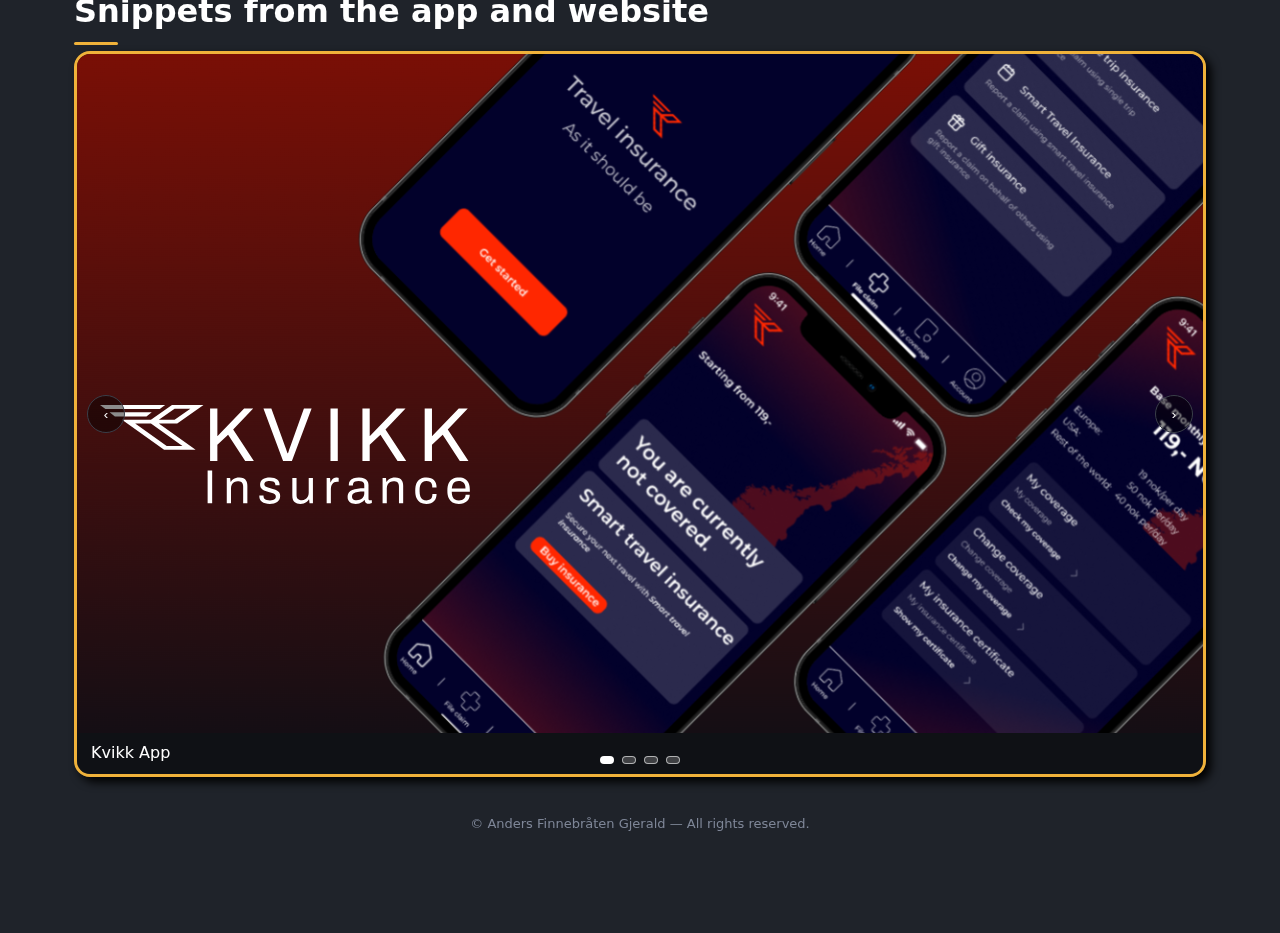
<file: project_kvikk.html>
<!DOCTYPE html>
<html lang="en">
<head>
  <meta charset="utf-8" />
  <meta name="viewport" content="width=device-width, initial-scale=1" />
  <title>Anders Finnebråten Gjerald - Interaksjonsdesigner</title>
  <link rel="preconnect" href="https://fonts.googleapis.com">
  <link rel="preconnect" href="https://fonts.gstatic.com" crossorigin>
  <link href="https://fonts.googleapis.com/css2?family=Domine:wght@400..700&display=swap" rel="stylesheet">
  <!-- Koble til separat CSS-fil -->
  <link rel="stylesheet" href="styles.css" />
</head>
<body>
  <!-- YTTERKANT / RAMME -->
  <div class="page">
    <!-- TOPP-NAV -->
      <header class="site-header" id="site-header">
        <div class="lang-toggle">
          <button id="lang-btn">Norsk</button>
        </div>
        <nav class="nav">
          <a href="#about"     data-en="About"     data-no="Om meg">About</a>
          <a href="#portfolio" data-en="Portfolio" data-no="Portefølje">Portfolio</a>
          <a href="#contact"   data-en="Contact"   data-no="Kontakt">Contact</a>
        </nav>
      </header>
    <main class="grid">
        <section class="hero" 
            style="--hero-image: url('images/kvikk_nettside.png'); --hero-opacity:0.8;">
            <h1 class="hero_inset"><span class="accent">Project</span> | Kvikk Insurance - App and website</h1>
            <ul class="project_tools" aria-label="Technologies used" role="list" style="padding-left: 5vw">
                <li>Webflow</li>
                <li>Figma</li>
            </ul>
        </section>

        <section id="project_site" class="project_site card">
            <h2>The project</h2>
            <p> <i>Kvikk Insurance</i> is an on-demand insurance start-up. During its rebranding phase, I had the opportunity to contribute to both app and web design. Together with the CEO, I worked on redesigning the user experience and visual identity of the app in Figma, resulting in a viable MVP to present to investors and stakeholders.
            </p>
            <p>
                Later on I again got the opportunity to redesign their website to meet the newly adapted visual identity of the app. They utilized the website builder "Webflow" to design and host the site. 
            </p>
            <p>Check out the website <a href="https://www.kvikkforsikring.no/" target="_blank" rel="noopener noreferrer">here!</a></p>
        </section>

    <section id="project_site" class="project_site card">
    <h2>Snippets from the app and website</h2>

    <div class="slideshow" aria-label="Project screenshots">
        <div class="slides" data-index="0">
        <figure class="slide">
            <img src="images/k_app1.svg" alt="Landingpage with hero and CTA" loading="lazy">
            <figcaption>Kvikk App</figcaption>
        </figure>

        <figure class="slide">
            <img src="images/k_app2.svg" alt="About page layout with timeline" loading="lazy">
            <figcaption>Kvikk App</figcaption>
        </figure>

        <figure class="slide">
            <img src="images/kn3.png" alt="Contact form and map embed" loading="lazy">
            <figcaption>Kvikk website landing page.</figcaption>
        </figure>

        <figure class="slide">
            <img src="images/kn1.png" alt="Contact form and map embed" loading="lazy">
            <figcaption>Kvikk website.</figcaption>
        </figure>
        </div>
        

        <button class="nav prev" aria-label="Previous slide">‹</button>
        <button class="nav next" aria-label="Next slide">›</button>

        <div class="dots" role="tablist" aria-label="Slide navigation">
        <button role="tab" aria-selected="true" tabindex="0" aria-controls="slide-1"></button>
        <button role="tab" aria-selected="false" tabindex="-1" aria-controls="slide-2"></button>
        <button role="tab" aria-selected="false" tabindex="-1" aria-controls="slide-3"></button>
        </div>
    </div>
    </section>


    </main>
    <footer class="tiny">
        <p>© <span id="y"></span> Anders Finnebråten Gjerald — All rights reserved.</p>
    </footer>

    <script>
        (function initSlideshow(root = document.querySelector('#project_site .slideshow')) {
        if (!root) return;

        const track = root.querySelector('.slides');
        const slides = [...root.querySelectorAll('.slide')];
        const prevBtn = root.querySelector('.prev');
        const nextBtn = root.querySelector('.next');
        const dotsWrap = root.querySelector('.dots');

        // Lag dots dynamisk basert på faktiske slides
        dotsWrap.innerHTML = '';
        const dots = slides.map((_, i) => {
            const b = document.createElement('button');
            b.type = 'button';
            b.setAttribute('role', 'tab');
            b.setAttribute('aria-controls', `slide-${i+1}`);
            b.tabIndex = i === 0 ? 0 : -1;
            b.setAttribute('aria-selected', i === 0 ? 'true' : 'false');
            dotsWrap.appendChild(b);
            return b;
        });

        let index = 0;
        const clamp = (v, min, max) => Math.max(min, Math.min(max, v));
        const setIndex = (i, {focusDot=false} = {}) => {
            index = clamp(i, 0, slides.length - 1);
            track.style.transform = `translateX(${-index * 100}%)`;
            dots.forEach((d, idx) => {
            const sel = idx === index;
            d.setAttribute('aria-selected', sel ? 'true' : 'false');
            d.tabIndex = sel ? 0 : -1;
            if (sel && focusDot) d.focus();
            });
        };

        prevBtn.addEventListener('click', () => setIndex(index - 1, {focusDot:true}));
        nextBtn.addEventListener('click', () => setIndex(index + 1, {focusDot:true}));

        dots.forEach((dot, i) => {
            dot.addEventListener('click', () => setIndex(i, {focusDot:true}));
            dot.addEventListener('keydown', (e) => {
            if (e.key === 'ArrowRight') setIndex(i + 1, {focusDot:true});
            if (e.key === 'ArrowLeft')  setIndex(i - 1, {focusDot:true});
            });
        });

        // Swipe
        let startX = null, lastX = null, isDragging = false;
        const start = (x) => { startX = lastX = x; isDragging = true; track.style.transition = 'none'; };
        const move  = (x) => { if (!isDragging) return; lastX = x; const dx = x - startX; track.style.transform = `translateX(${(-index*100) + (dx / root.clientWidth)*100}%)`; };
        const end   = () => {
            if (!isDragging) return;
            const dx = lastX - startX;
            track.style.transition = '';
            if (Math.abs(dx) > root.clientWidth * 0.2) setIndex(index + (dx < 0 ? 1 : -1));
            else setIndex(index);
            isDragging = false; startX = lastX = null;
        };

        track.addEventListener('pointerdown', e => { track.setPointerCapture(e.pointerId); start(e.clientX); });
        track.addEventListener('pointermove', e => move(e.clientX));
        track.addEventListener('pointerup', end);
        track.addEventListener('pointercancel', end);
        track.addEventListener('pointerleave', () => isDragging && end());

        setIndex(0);
        })();
    </script>
</body>
</html>
</file>
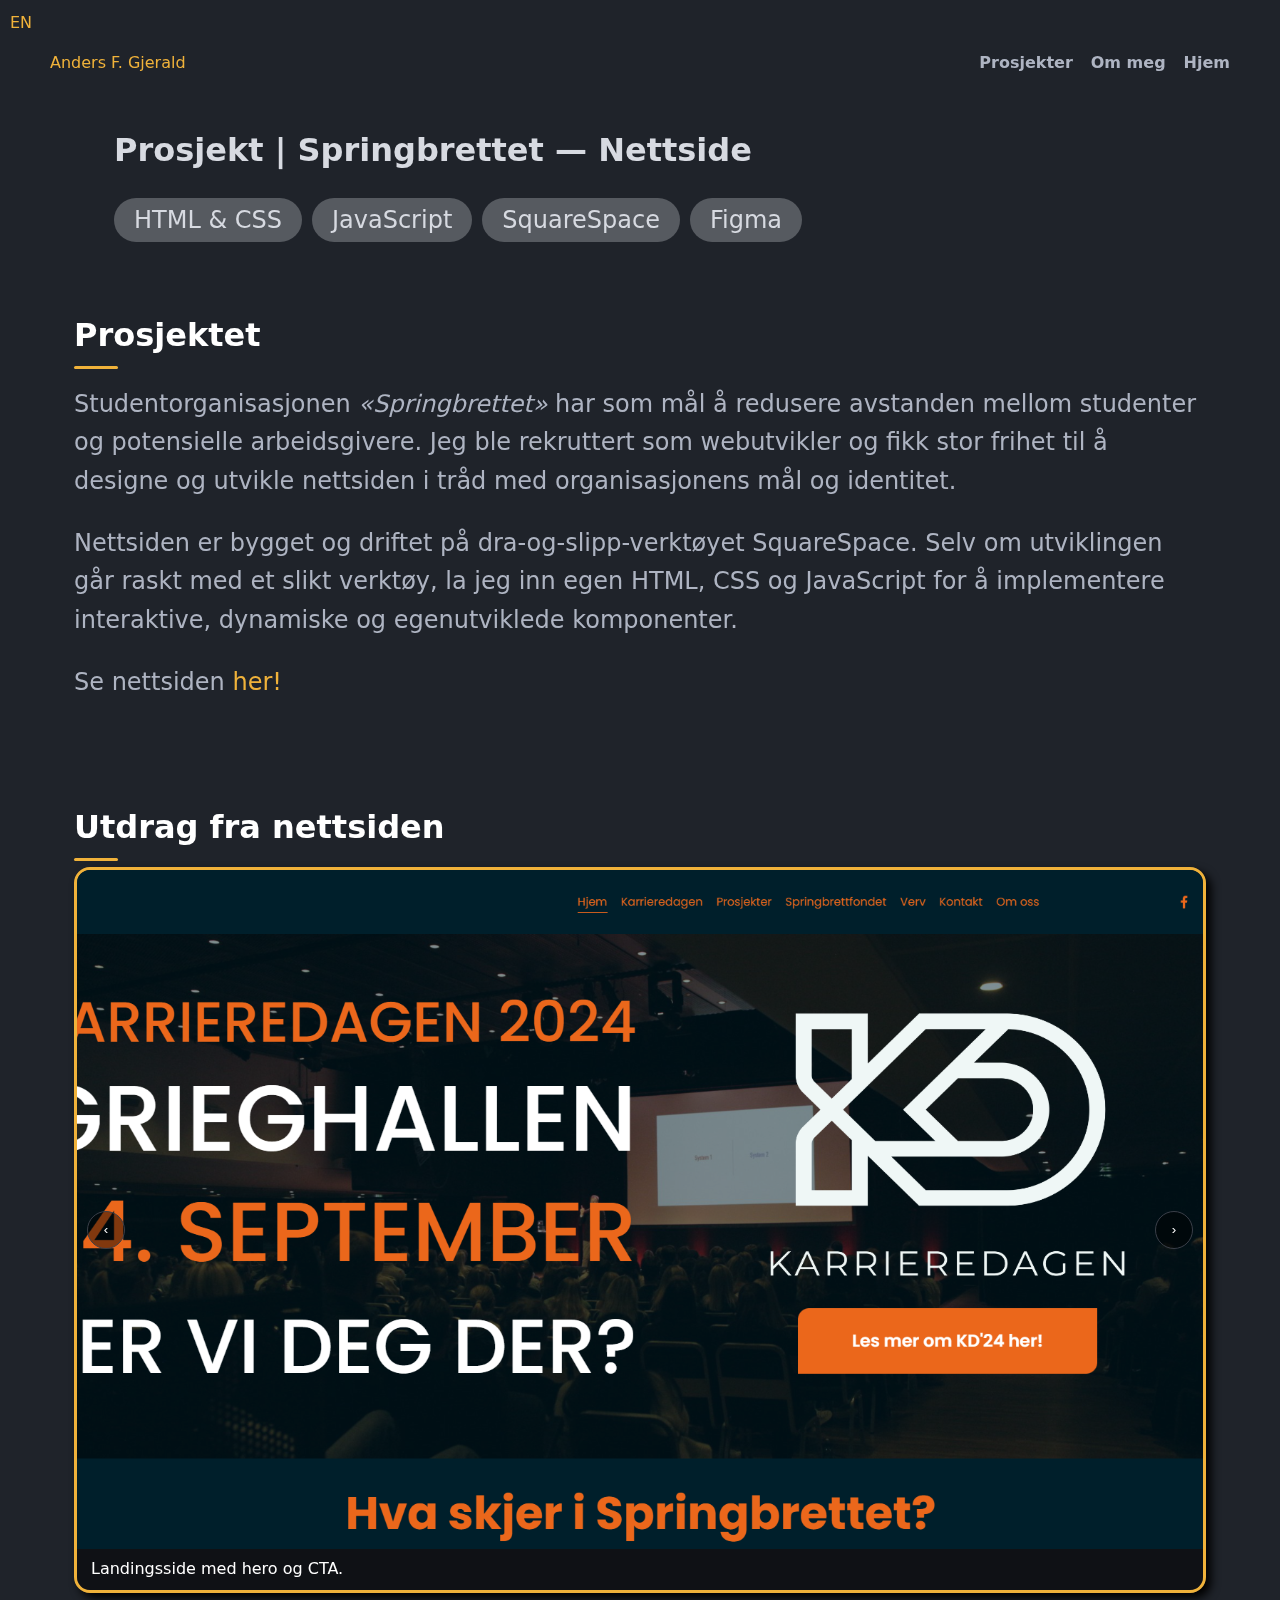
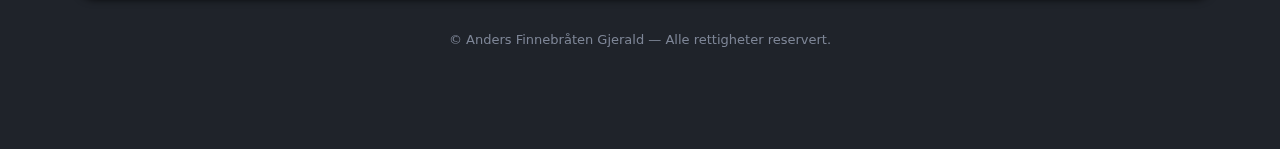
<file: project_springbrettet.html>
<!DOCTYPE html>
<html lang="no">
<head>
  <meta charset="utf-8" />
  <meta name="viewport" content="width=device-width, initial-scale=1" />
  <title>Anders Finnebråten Gjerald - Interaksjonsdesigner</title>
  <link rel="preconnect" href="https://fonts.googleapis.com">
  <link rel="preconnect" href="https://fonts.gstatic.com" crossorigin>
  <link href="https://fonts.googleapis.com/css2?family=Domine:wght@400..700&display=swap" rel="stylesheet">
  <link rel="stylesheet" href="styles.css" />
</head>
<body>
  <div class="page">
    <!-- TOPP-NAV -->
<header class="site-header" id="site-header">
  <!-- Logo/navn til venstre -->
  <a href="index.html" class="logo">Anders F. Gjerald</a>

  <!-- Navigasjon -->
  <nav class="nav">
    <a href="index.html#portfolio">Prosjekter</a>
    <a href="about.html">Om meg</a>
    <a href="index.html">Hjem</a>
  </nav>

  <!-- Språkknapp helt til høyre -->
 <div class="lang-toggle">
  <a class="lang-btn" href="/en/project_springbrettet.html" aria-label="Switch to English">EN</a>
</div>
</header>

    <main class="grid">
      <!-- HERO -->
      <section class="project_hero" style="--hero-image: url('images/SpringbrettetForsideNy.PNG'); --hero-opacity:0.8;">
        <h1 class="hero_inset">
          Prosjekt | Springbrettet — Nettside
        </h1>
        <ul class="project_tools" aria-label="Technologies used" style="padding-left: 5vw">
          <li>HTML &amp; CSS</li>
          <li>JavaScript</li>
          <li>SquareSpace</li>
          <li>Figma</li>
        </ul>
      </section>

      <!-- INTRO -->
      <section id="project_intro" class="project_site card">
        <h2>Prosjektet</h2>

        <p data-html>
          Studentorganisasjonen <i>«Springbrettet»</i> har som mål å redusere avstanden mellom studenter og potensielle arbeidsgivere. Jeg ble rekruttert som webutvikler og fikk stor frihet til å designe og utvikle nettsiden i tråd med organisasjonens mål og identitet.
        </p>

        <p data-html>
          Nettsiden er bygget og driftet på dra-og-slipp-verktøyet SquareSpace. Selv om utviklingen går raskt med et slikt verktøy, la jeg inn egen HTML, CSS og JavaScript for å implementere interaktive, dynamiske og egenutviklede komponenter.
        </p>

        <p>
          <span>Se nettsiden</span>
          <a href="https://springbrettet.org/" target="_blank" rel="noopener noreferrer">her!</a>
        </p>
      </section>

      <!-- SNIPPETS / SLIDESHOW -->
      <section id="project_snippets" class="project_site card">
        <h2 id="snippets-title">
          Utdrag fra nettsiden
        </h2>

        <div class="slideshow" role="region" aria-labelledby="snippets-title" aria-label="Project screenshots">
          <div class="slides" data-index="0">
            <figure class="slide">
              <img src="images/sb1_2032_1124.svg" alt="Springbrettet website — landing page with hero and call to action" loading="lazy">
              <figcaption>
                Landingsside med hero og CTA.
              </figcaption>
            </figure>

            <figure class="slide">
              <img src="images/sb2_2032_1124.svg" alt="Recruitment page listing all roles in Springbrettet" loading="lazy">
              <figcaption>
                Rekrutteringsside som viser alle verv i Springbrettet.
              </figcaption>
            </figure>

            <figure class="slide">
              <img src="images/sb3_2032_1124.svg" alt="Project page for the organization’s podcast Karrierestudio" loading="lazy">
              <figcaption>
                Prosjektside for organisasjonens podkast «Karrierestudio».
              </figcaption>
            </figure>

            <figure class="slide">
              <img src="images/sb4_2032_1124.svg" alt="Another project page from the Springbrettet website" loading="lazy">
              <figcaption>
                Prosjektside fra Springbrettet-nettsiden.
              </figcaption>
            </figure>
          </div>

          <button class="nav prev" aria-label="Previous slide">‹</button>
          <button class="nav next" aria-label="Next slide">›</button>

          <!-- JS bygger dottene dynamisk -->
          <div class="dots" role="tablist" aria-label="Slide navigation"></div>
        </div>
      </section>
    </main>

    <footer class="tiny">
      <p>
        © <span id="y"></span> Anders Finnebråten Gjerald — Alle rettigheter reservert.
      </p>
    </footer>
  </div>

  <!-- Felles script som håndterer språkbytte, sticky header og slideshow-init -->
  <script src="script.js" defer></script>
</body>

</html>
</file>
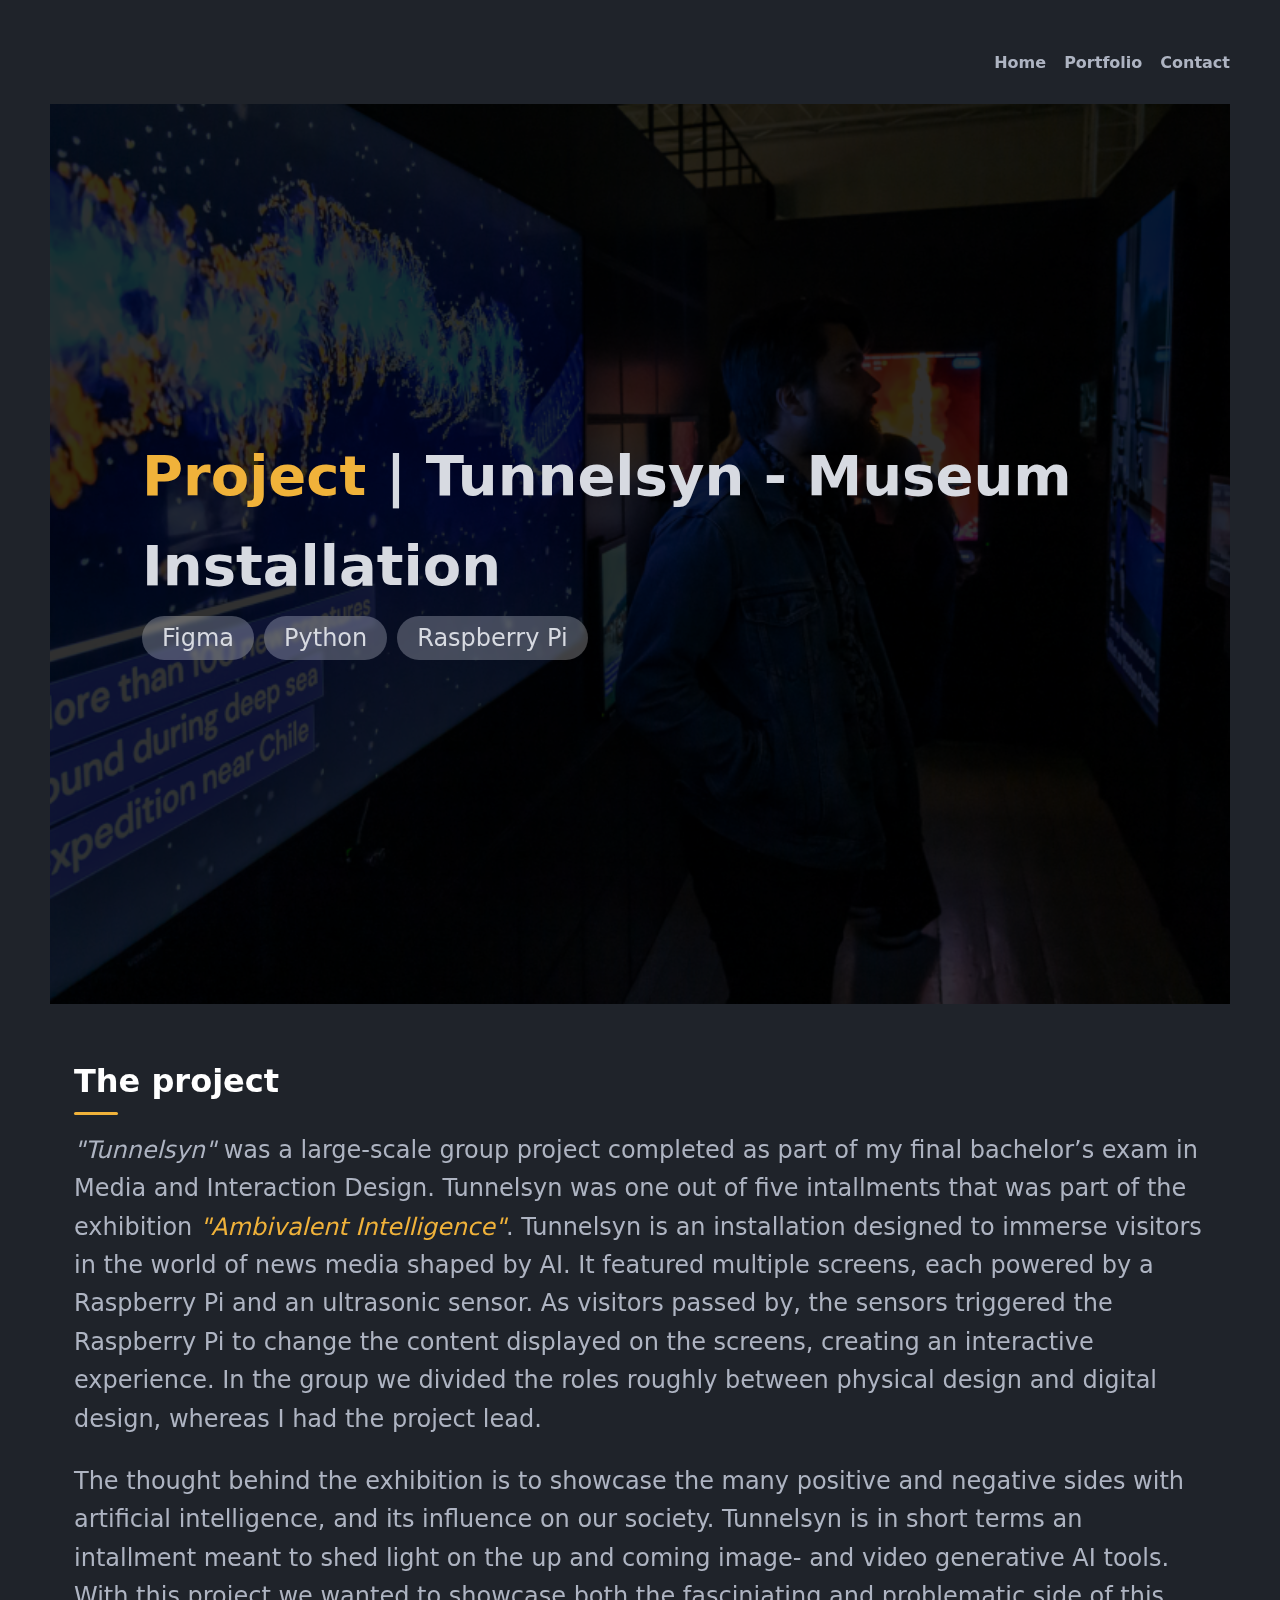
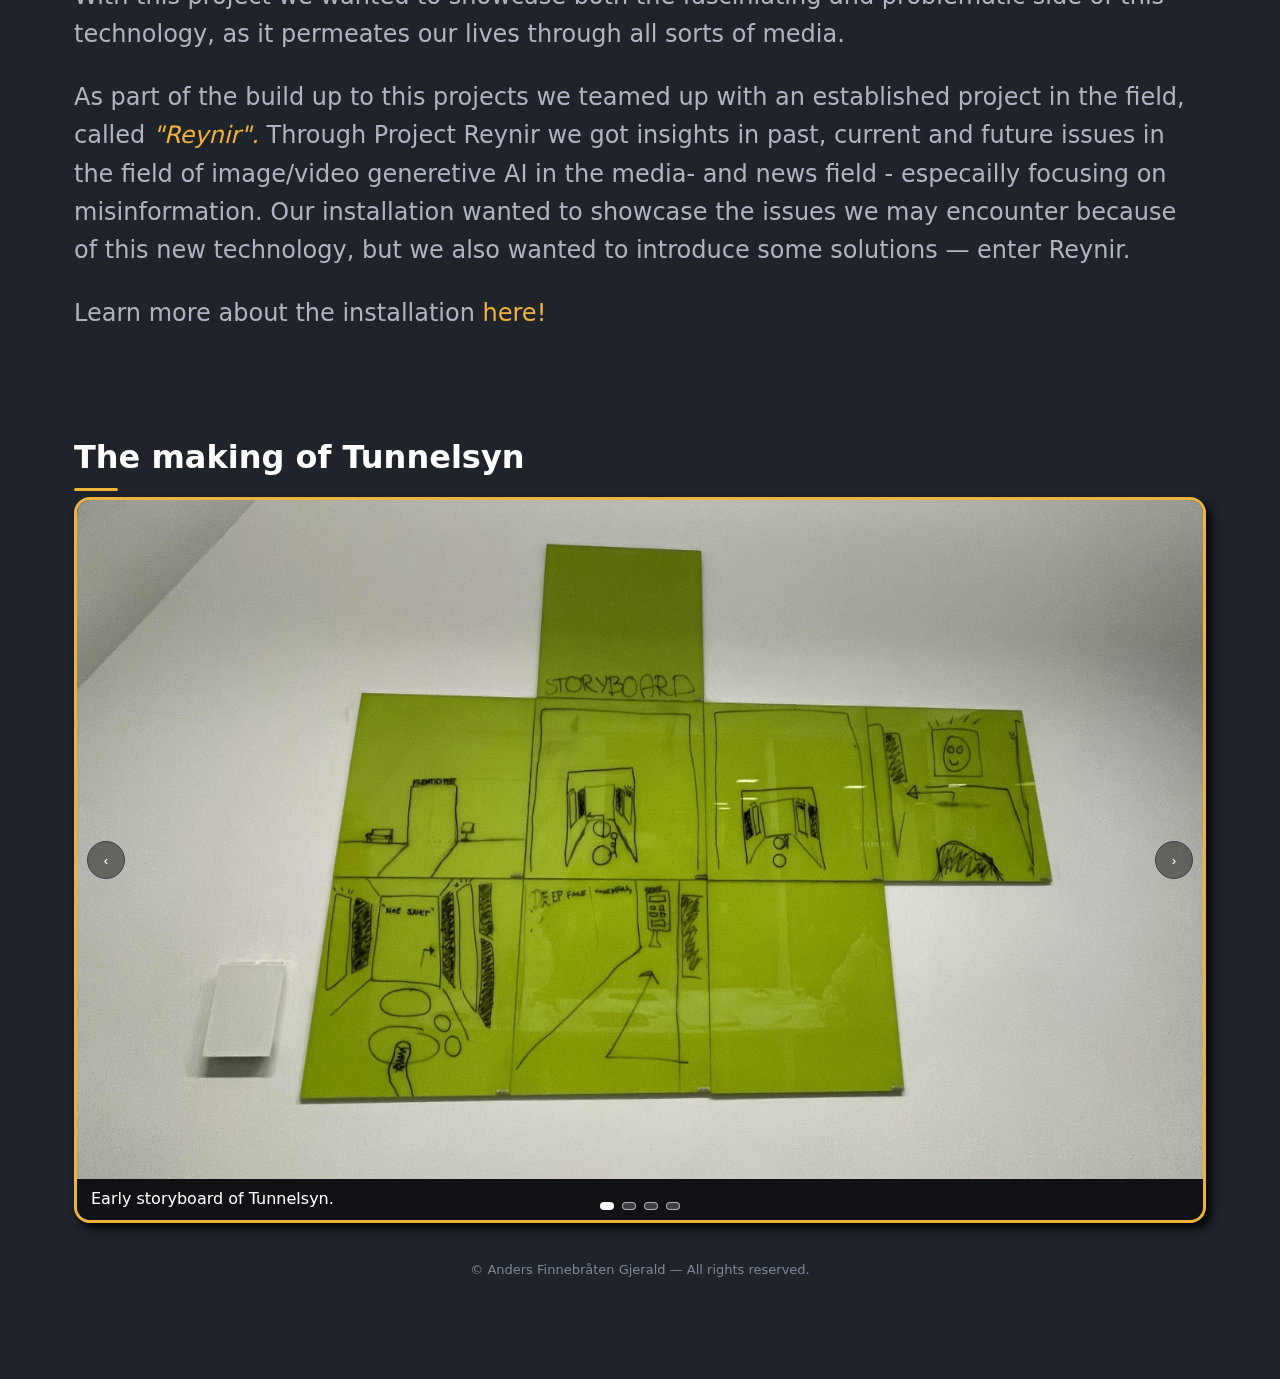
<file: project_tunnelsyn.html>
<!DOCTYPE html>
<html lang="en">
<head>
  <meta charset="utf-8" />
  <meta name="viewport" content="width=device-width, initial-scale=1" />
  <title>Anders Finnebråten Gjerald - Interaksjonsdesigner</title>
  <link rel="preconnect" href="https://fonts.googleapis.com">
  <link rel="preconnect" href="https://fonts.gstatic.com" crossorigin>
  <link href="https://fonts.googleapis.com/css2?family=Domine:wght@400..700&display=swap" rel="stylesheet">
  <!-- Koble til separat CSS-fil -->
  <link rel="stylesheet" href="styles.css" />
</head>
<body>
  <!-- YTTERKANT / RAMME -->
  <div class="page">
    <!-- TOPP-NAV -->
    <header class="site-header">
      <nav class="nav">
        <a href="index.html">Home</a>
        <a href="index.html#portfolio">Portfolio</a>
        <a href="#contact.html">Contact</a>
      </nav>
    </header>
    <main class="grid">
        <section class="hero" 
            style="--hero-image: url('images/tunnelsyn1.png'); --hero-opacity:0.8;">
            <h1 class="hero_inset"><span class="accent">Project</span> | Tunnelsyn - Museum Installation</h1>
            <ul class="project_tools" aria-label="Technologies used" role="list" style="padding-left: 5vw">
                <li>Figma</li>
                <li>Python</li>
                <li>Raspberry Pi</li>
            </ul>
        </section>

        <section id="project_site" class="project_site card">
            <h2>The project</h2>
            <p> <i>"Tunnelsyn"</i> was a large-scale group project completed as part of my final bachelor’s exam in Media and Interaction Design. Tunnelsyn was one out of five intallments that was part of the exhibition <a href="https://www.universitetsmuseet.no/nb/utstilling/528/ambivalent-intelligens" target="_blank" rel="noopener noreferrer"><i>"Ambivalent Intelligence"</i></a>.
                Tunnelsyn is an installation designed to immerse visitors in the world of news media shaped by AI. It featured multiple screens, each powered by a Raspberry Pi and an ultrasonic sensor. As visitors passed by, the sensors triggered the Raspberry Pi to change the content displayed on the screens, creating an interactive experience.
                In the group we divided the roles roughly between physical design and digital design, whereas I had the project lead.
            </p>
            <p>
                The thought behind the exhibition is to showcase the many positive and negative sides with artificial intelligence, and its influence on our society. Tunnelsyn is in short terms an intallment meant to shed light on the up and coming image- and video generative AI tools. 
                With this project we wanted to showcase both the fasciniating and problematic side of this technology, as it permeates our lives through all sorts of media. 
            </p>
            <p>As part of the build up to this projects we teamed up with an established project in the field, called <a href="https://mediacitybergen.no/reynir/" target="_blank" rel="noopener noreferrer"><i>"Reynir".</i></a>
               Through Project Reynir we got insights in past, current and future issues in the field of image/video generetive AI in the media- and news field - especailly focusing on misinformation. Our installation wanted to showcase the issues we may encounter because of this new technology, but we also wanted to introduce some solutions — enter Reynir. 
            </p>
            <p>

            </p>
            <p>Learn more about the installation  <a href="https://teklab.uib.no/artikler/tunnelsyn/" target="_blank" rel="noopener noreferrer">here!</a></p>
        </section>

    <section id="project_site" class="project_site card">
    <h2>The making of Tunnelsyn</h2>

    <div class="slideshow" aria-label="Project screenshots">
        <div class="slides" data-index="0">
        <figure class="slide">
            <img src="images/tunnelsyn_storyboard2.0.jpg" alt="Landingpage with hero and CTA" loading="lazy">
            <figcaption>Early storyboard of Tunnelsyn.</figcaption>
        </figure>

        <figure class="slide">
            <img src="images/tunnelsyn_prod.jpg" alt="About page layout with timeline" loading="lazy">
            <figcaption>Production of the physical installment in Bergen University Museum.</figcaption>
        </figure>

        <figure class="slide">
            <img src="images/tunnelsyn_3.jpg" alt="Contact form and map embed" loading="lazy">
            <figcaption>Refined and finished installment with all screens and sensors active.</figcaption>
        </figure>

        <figure class="slide">
            <img src="images/Tunnelsyn_2.jpg" alt="Contact form and map embed" loading="lazy">
            <figcaption>A look inside the installment showcasing all screens.</figcaption>
        </figure>
        </div>
        

        <button class="nav prev" aria-label="Previous slide">‹</button>
        <button class="nav next" aria-label="Next slide">›</button>

        <div class="dots" role="tablist" aria-label="Slide navigation">
        <button role="tab" aria-selected="true" tabindex="0" aria-controls="slide-1"></button>
        <button role="tab" aria-selected="false" tabindex="-1" aria-controls="slide-2"></button>
        <button role="tab" aria-selected="false" tabindex="-1" aria-controls="slide-3"></button>
        </div>
    </div>
    </section>


    </main>
    <footer class="tiny">
        <p>© <span id="y"></span> Anders Finnebråten Gjerald — All rights reserved.</p>
    </footer>

    <script>
        (function initSlideshow(root = document.querySelector('#project_site .slideshow')) {
        if (!root) return;

        const track = root.querySelector('.slides');
        const slides = [...root.querySelectorAll('.slide')];
        const prevBtn = root.querySelector('.prev');
        const nextBtn = root.querySelector('.next');
        const dotsWrap = root.querySelector('.dots');

        // Lag dots dynamisk basert på faktiske slides
        dotsWrap.innerHTML = '';
        const dots = slides.map((_, i) => {
            const b = document.createElement('button');
            b.type = 'button';
            b.setAttribute('role', 'tab');
            b.setAttribute('aria-controls', `slide-${i+1}`);
            b.tabIndex = i === 0 ? 0 : -1;
            b.setAttribute('aria-selected', i === 0 ? 'true' : 'false');
            dotsWrap.appendChild(b);
            return b;
        });

        let index = 0;
        const clamp = (v, min, max) => Math.max(min, Math.min(max, v));
        const setIndex = (i, {focusDot=false} = {}) => {
            index = clamp(i, 0, slides.length - 1);
            track.style.transform = `translateX(${-index * 100}%)`;
            dots.forEach((d, idx) => {
            const sel = idx === index;
            d.setAttribute('aria-selected', sel ? 'true' : 'false');
            d.tabIndex = sel ? 0 : -1;
            if (sel && focusDot) d.focus();
            });
        };

        prevBtn.addEventListener('click', () => setIndex(index - 1, {focusDot:true}));
        nextBtn.addEventListener('click', () => setIndex(index + 1, {focusDot:true}));

        dots.forEach((dot, i) => {
            dot.addEventListener('click', () => setIndex(i, {focusDot:true}));
            dot.addEventListener('keydown', (e) => {
            if (e.key === 'ArrowRight') setIndex(i + 1, {focusDot:true});
            if (e.key === 'ArrowLeft')  setIndex(i - 1, {focusDot:true});
            });
        });

        // Swipe
        let startX = null, lastX = null, isDragging = false;
        const start = (x) => { startX = lastX = x; isDragging = true; track.style.transition = 'none'; };
        const move  = (x) => { if (!isDragging) return; lastX = x; const dx = x - startX; track.style.transform = `translateX(${(-index*100) + (dx / root.clientWidth)*100}%)`; };
        const end   = () => {
            if (!isDragging) return;
            const dx = lastX - startX;
            track.style.transition = '';
            if (Math.abs(dx) > root.clientWidth * 0.2) setIndex(index + (dx < 0 ? 1 : -1));
            else setIndex(index);
            isDragging = false; startX = lastX = null;
        };

        track.addEventListener('pointerdown', e => { track.setPointerCapture(e.pointerId); start(e.clientX); });
        track.addEventListener('pointermove', e => move(e.clientX));
        track.addEventListener('pointerup', end);
        track.addEventListener('pointercancel', end);
        track.addEventListener('pointerleave', () => isDragging && end());

        setIndex(0);
        })();
    </script>
</body>
</html>
</file>
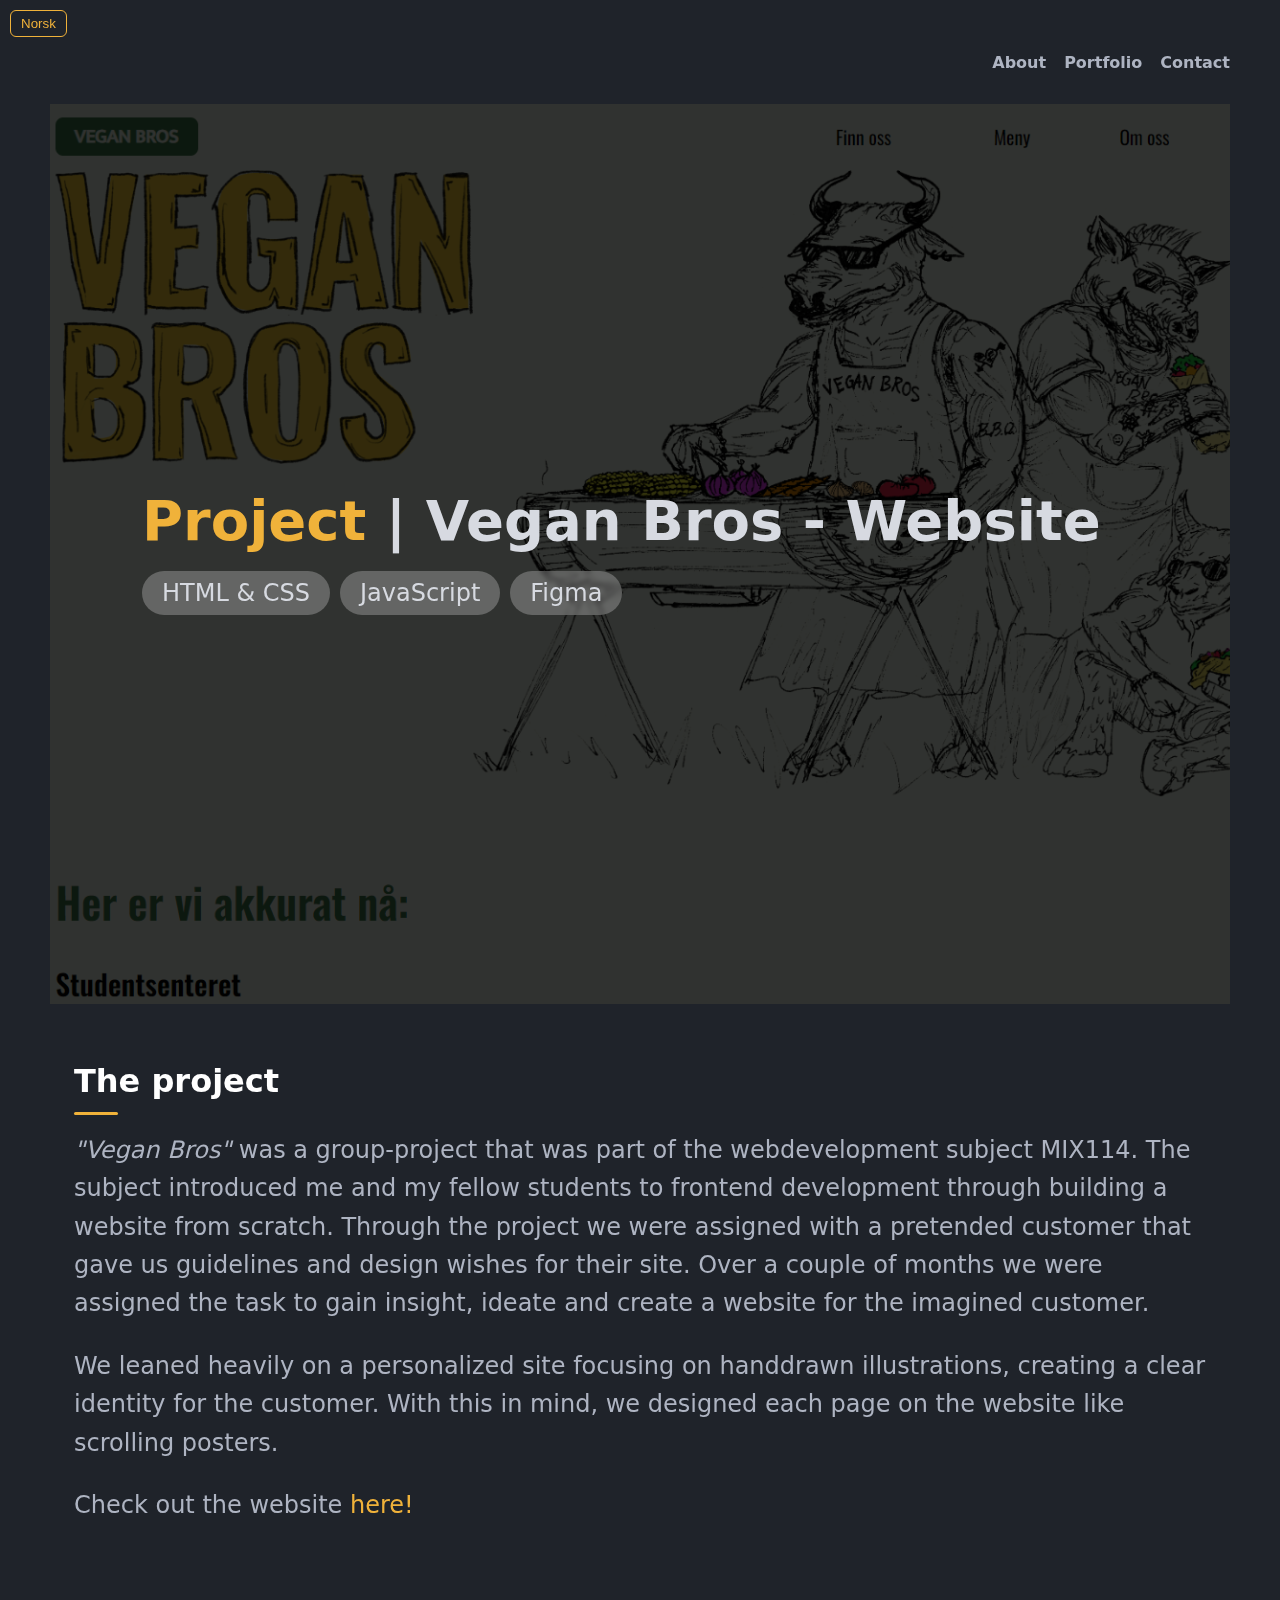
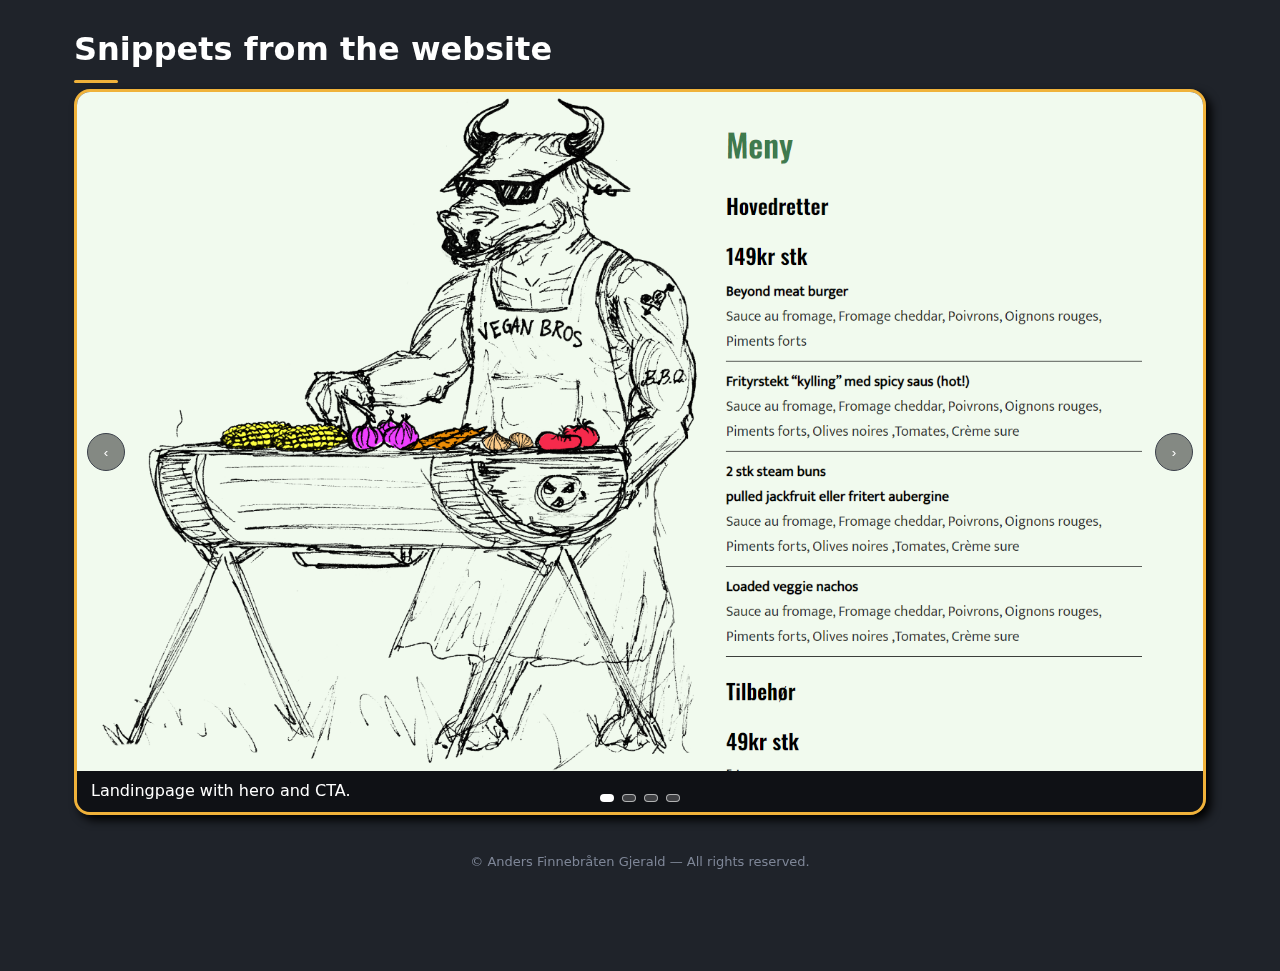
<file: project_veganbros.html>
<!DOCTYPE html>
<html lang="en">
<head>
  <meta charset="utf-8" />
  <meta name="viewport" content="width=device-width, initial-scale=1" />
  <title>Anders Finnebråten Gjerald - Interaksjonsdesigner</title>
  <link rel="preconnect" href="https://fonts.googleapis.com">
  <link rel="preconnect" href="https://fonts.gstatic.com" crossorigin>
  <link href="https://fonts.googleapis.com/css2?family=Domine:wght@400..700&display=swap" rel="stylesheet">
  <!-- Koble til separat CSS-fil -->
  <link rel="stylesheet" href="styles.css" />
</head>
<body>
  <!-- YTTERKANT / RAMME -->
  <div class="page">
    <!-- TOPP-NAV -->
      <header class="site-header" id="site-header">
        <div class="lang-toggle">
          <button id="lang-btn">Norsk</button>
        </div>
        <nav class="nav">
          <a href="#about"     data-en="About"     data-no="Om meg">About</a>
          <a href="#portfolio" data-en="Portfolio" data-no="Portefølje">Portfolio</a>
          <a href="#contact"   data-en="Contact"   data-no="Kontakt">Contact</a>
        </nav>
      </header>
    <main class="grid">
        <section class="hero" 
            style="--hero-image: url('images/vbvb.PNG'); --hero-opacity:0.8;">
            <h1 class="hero_inset"><span class="accent">Project</span> | Vegan Bros - Website</h1>
            <ul class="project_tools" aria-label="Technologies used" role="list" style="padding-left: 5vw">
                <li>HTML & CSS</li>
                <li>JavaScript</li>
                <li>Figma</li>
            </ul>
        </section>

        <section id="project_site" class="project_site card">
            <h2>The project</h2>
            <p> <i>"Vegan Bros"</i> was a group-project that was part of the webdevelopment subject MIX114. The subject introduced me and my fellow students to frontend development through building a website from scratch.
                Through the project we were assigned with a pretended customer that gave us guidelines and design wishes for their site. Over a couple of months we were assigned the task to gain insight, ideate and create a website for the imagined customer.
            </p>
            <p>
                We leaned heavily on a personalized site focusing on handdrawn illustrations, creating a clear identity for the customer. With this in mind, we designed each page on the website like scrolling posters.
            </p>
            <p>Check out the website <a href="https://agjerald.github.io/veganbros/index.html" target="_blank" rel="noopener noreferrer">here!</a></p>
        </section>

    <section id="project_site" class="project_site card">
    <h2>Snippets from the website</h2>

    <div class="slideshow" aria-label="Project screenshots">
        <div class="slides" data-index="0">
        <figure class="slide">
            <img src="images/vb_forside2.PNG" alt="Landingpage with hero and CTA" loading="lazy">
            <figcaption>Landingpage with hero and CTA.</figcaption>
        </figure>

        <figure class="slide">
            <img src="images/vb_forside3.PNG" alt="About page layout with timeline" loading="lazy">
            <figcaption>Recruitment page listing all enlistments in Springbrettet.</figcaption>
        </figure>

        <figure class="slide">
            <img src="images/vb_omoss1.PNG" alt="Contact form and map embed" loading="lazy">
            <figcaption>Project site for the organizations podcast "Karrierestudio".</figcaption>
        </figure>

        <figure class="slide">
            <img src="images/vb_booking.PNG" alt="Contact form and map embed" loading="lazy">
            <figcaption>Project site for the organizations podcast "Karrierestudio".</figcaption>
        </figure>
        </div>
        

        <button class="nav prev" aria-label="Previous slide">‹</button>
        <button class="nav next" aria-label="Next slide">›</button>

        <div class="dots" role="tablist" aria-label="Slide navigation">
        <button role="tab" aria-selected="true" tabindex="0" aria-controls="slide-1"></button>
        <button role="tab" aria-selected="false" tabindex="-1" aria-controls="slide-2"></button>
        <button role="tab" aria-selected="false" tabindex="-1" aria-controls="slide-3"></button>
        </div>
    </div>
    </section>


    </main>
    <footer class="tiny">
        <p>© <span id="y"></span> Anders Finnebråten Gjerald — All rights reserved.</p>
    </footer>

    <script>
        (function initSlideshow(root = document.querySelector('#project_site .slideshow')) {
        if (!root) return;

        const track = root.querySelector('.slides');
        const slides = [...root.querySelectorAll('.slide')];
        const prevBtn = root.querySelector('.prev');
        const nextBtn = root.querySelector('.next');
        const dotsWrap = root.querySelector('.dots');

        // Lag dots dynamisk basert på faktiske slides
        dotsWrap.innerHTML = '';
        const dots = slides.map((_, i) => {
            const b = document.createElement('button');
            b.type = 'button';
            b.setAttribute('role', 'tab');
            b.setAttribute('aria-controls', `slide-${i+1}`);
            b.tabIndex = i === 0 ? 0 : -1;
            b.setAttribute('aria-selected', i === 0 ? 'true' : 'false');
            dotsWrap.appendChild(b);
            return b;
        });

        let index = 0;
        const clamp = (v, min, max) => Math.max(min, Math.min(max, v));
        const setIndex = (i, {focusDot=false} = {}) => {
            index = clamp(i, 0, slides.length - 1);
            track.style.transform = `translateX(${-index * 100}%)`;
            dots.forEach((d, idx) => {
            const sel = idx === index;
            d.setAttribute('aria-selected', sel ? 'true' : 'false');
            d.tabIndex = sel ? 0 : -1;
            if (sel && focusDot) d.focus();
            });
        };

        prevBtn.addEventListener('click', () => setIndex(index - 1, {focusDot:true}));
        nextBtn.addEventListener('click', () => setIndex(index + 1, {focusDot:true}));

        dots.forEach((dot, i) => {
            dot.addEventListener('click', () => setIndex(i, {focusDot:true}));
            dot.addEventListener('keydown', (e) => {
            if (e.key === 'ArrowRight') setIndex(i + 1, {focusDot:true});
            if (e.key === 'ArrowLeft')  setIndex(i - 1, {focusDot:true});
            });
        });

        // Swipe
        let startX = null, lastX = null, isDragging = false;
        const start = (x) => { startX = lastX = x; isDragging = true; track.style.transition = 'none'; };
        const move  = (x) => { if (!isDragging) return; lastX = x; const dx = x - startX; track.style.transform = `translateX(${(-index*100) + (dx / root.clientWidth)*100}%)`; };
        const end   = () => {
            if (!isDragging) return;
            const dx = lastX - startX;
            track.style.transition = '';
            if (Math.abs(dx) > root.clientWidth * 0.2) setIndex(index + (dx < 0 ? 1 : -1));
            else setIndex(index);
            isDragging = false; startX = lastX = null;
        };

        track.addEventListener('pointerdown', e => { track.setPointerCapture(e.pointerId); start(e.clientX); });
        track.addEventListener('pointermove', e => move(e.clientX));
        track.addEventListener('pointerup', end);
        track.addEventListener('pointercancel', end);
        track.addEventListener('pointerleave', () => isDragging && end());

        setIndex(0);
        })();
    </script>
</body>
</html>
</file>
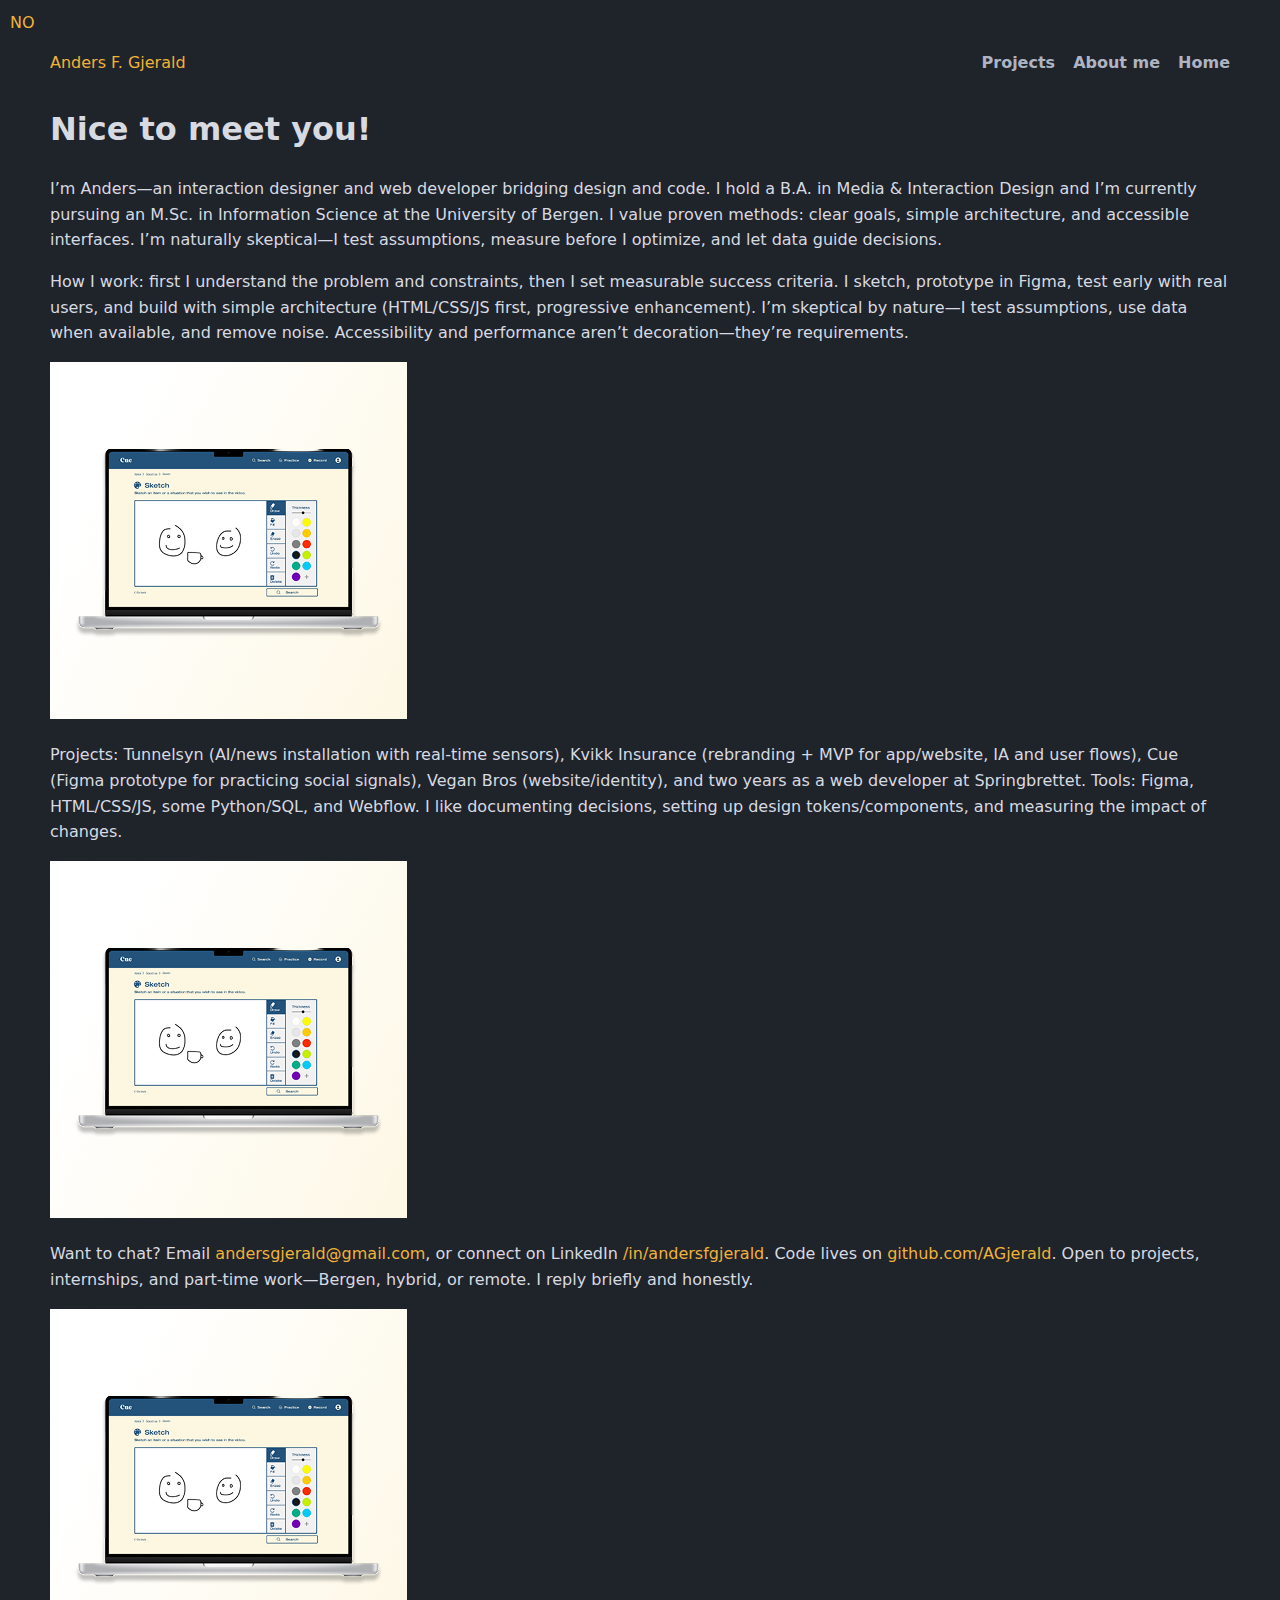
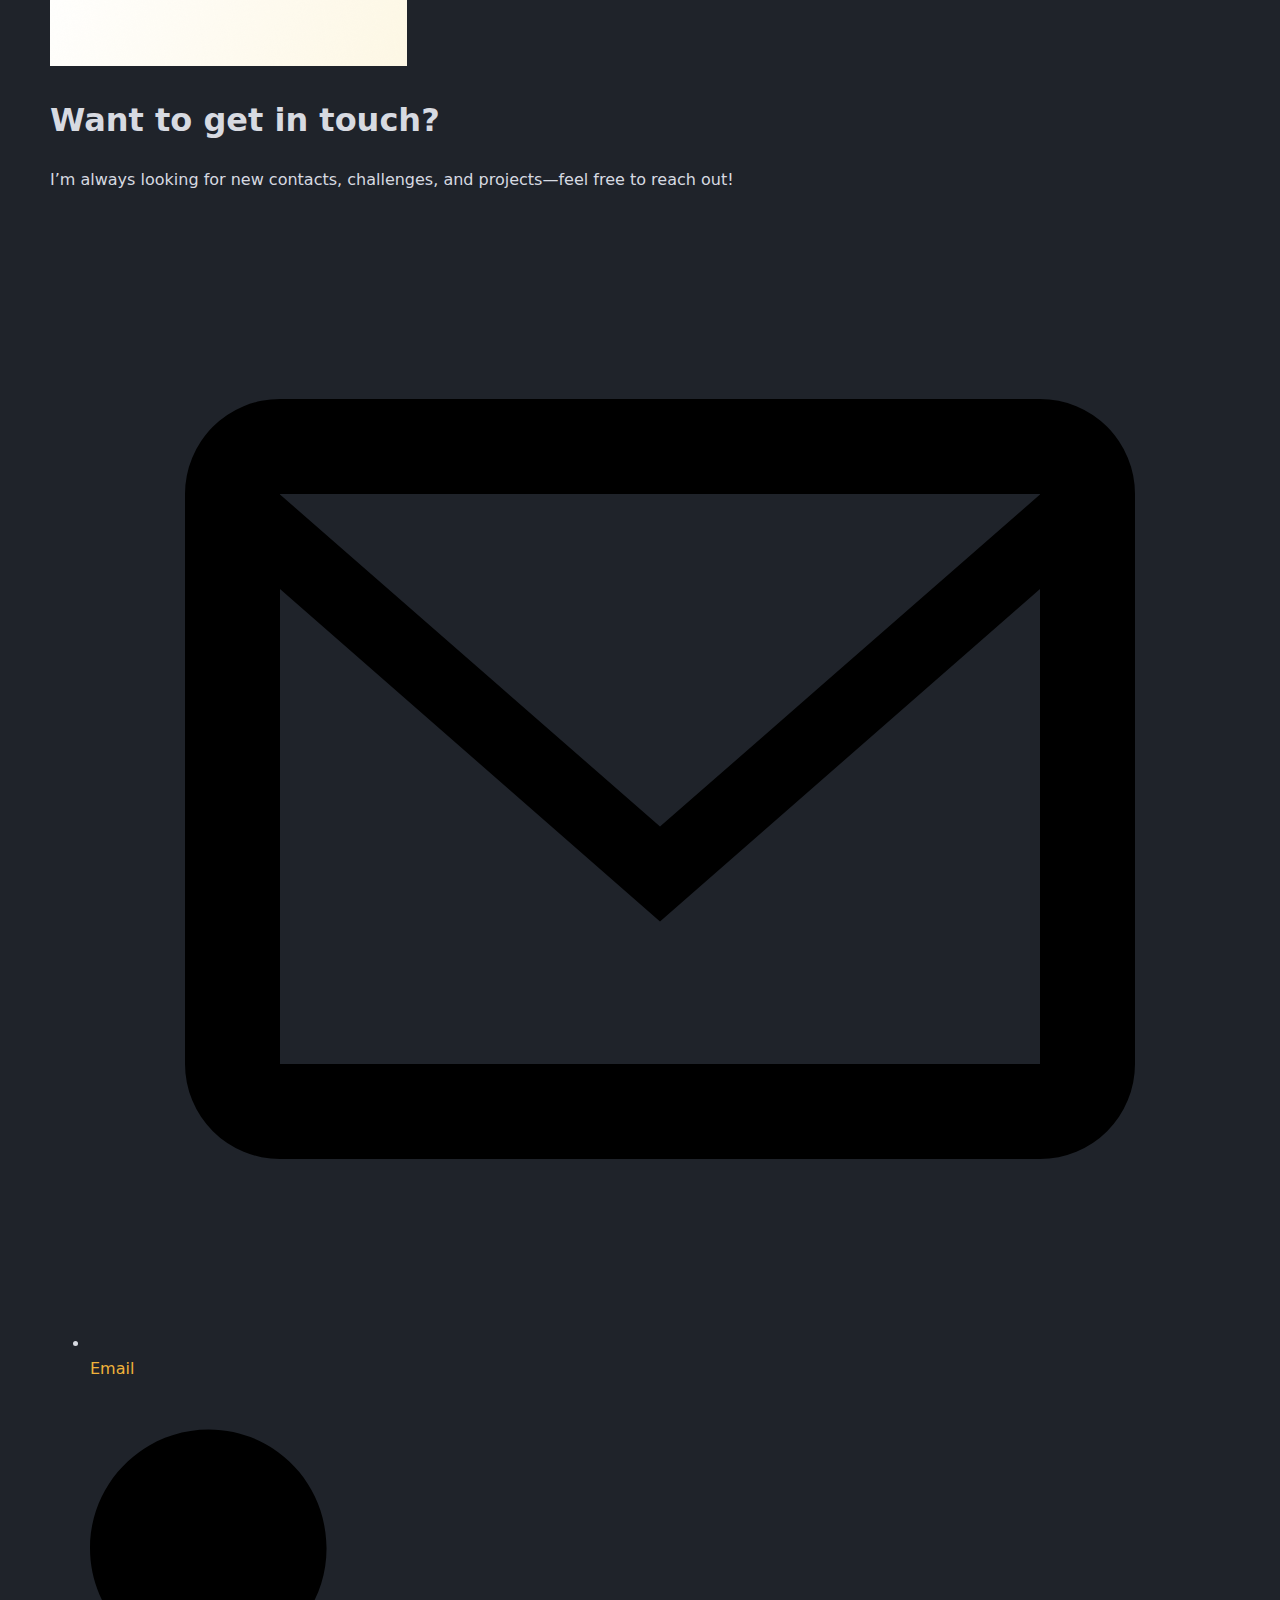
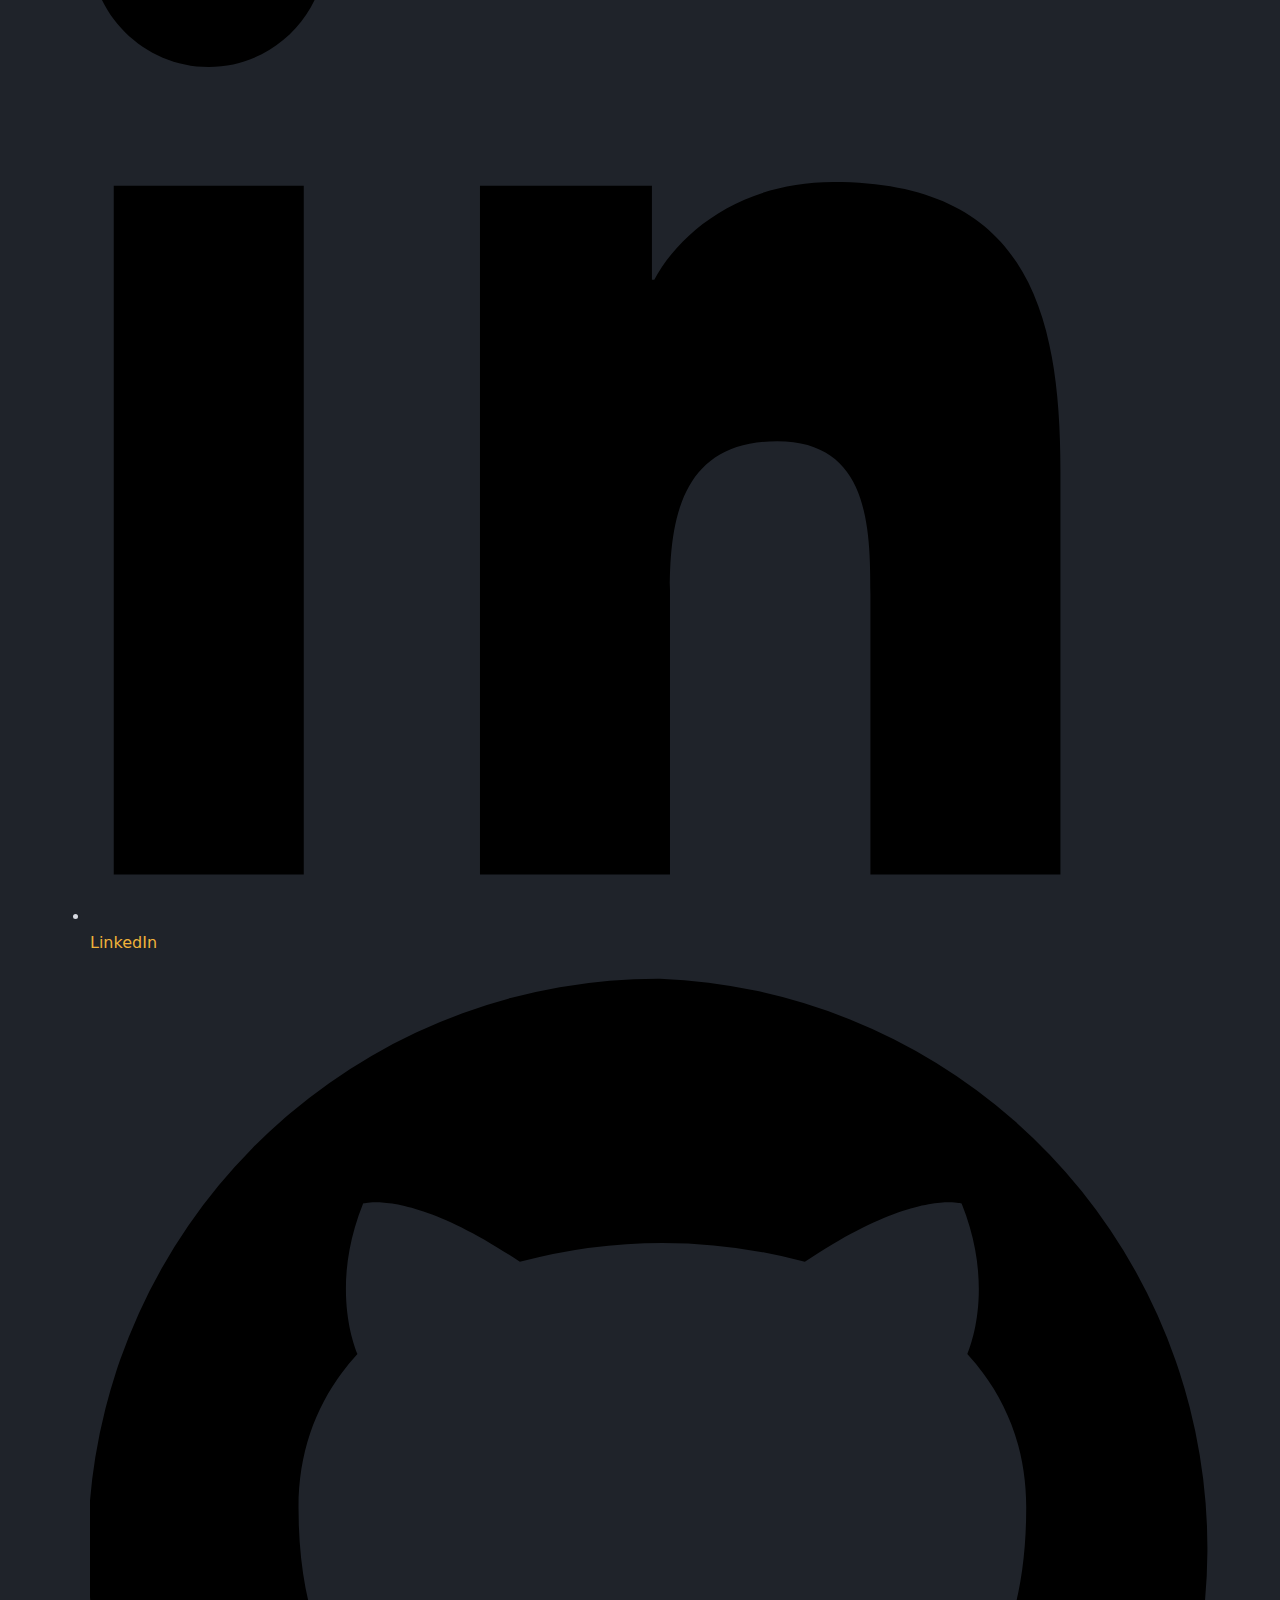
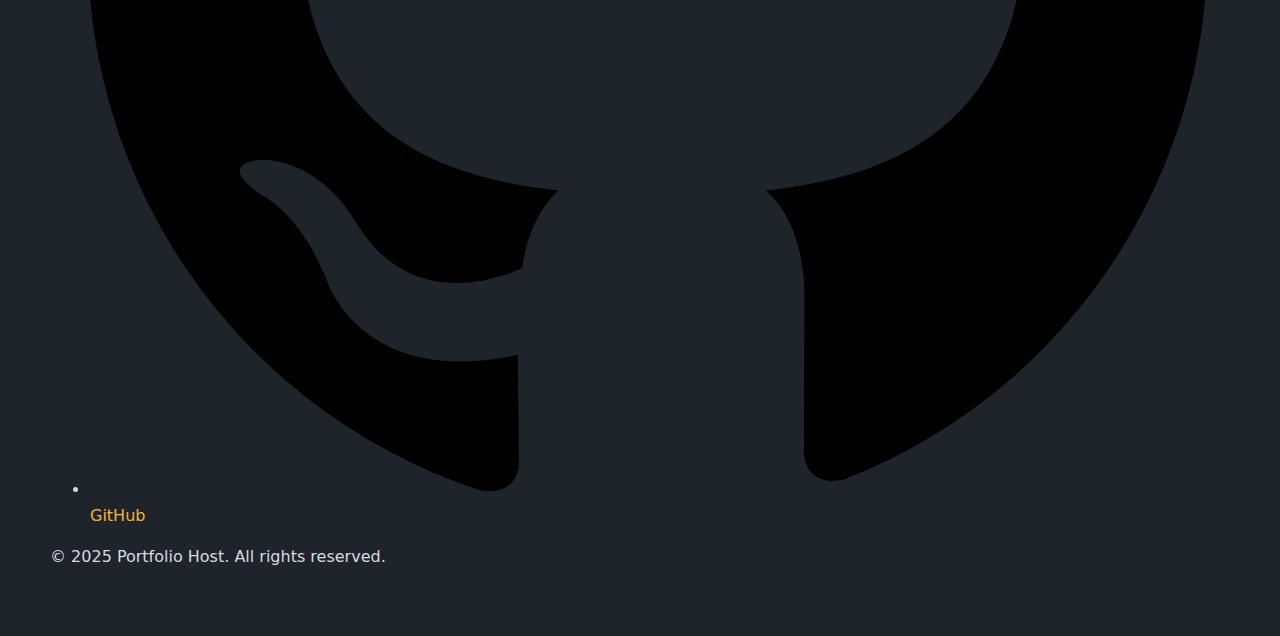
<file: en/about.html>
<!DOCTYPE html>
<html lang="en">
<head>
  <meta charset="utf-8" />
  <meta name="viewport" content="width=device-width, initial-scale=1" />
  <title>Anders Finnebråten Gjerald - About</title>
  <link rel="preconnect" href="https://fonts.googleapis.com">
  <link rel="preconnect" href="https://fonts.gstatic.com" crossorigin>
  <link href="https://fonts.googleapis.com/css2?family=Domine:wght@400..700&display=swap" rel="stylesheet">
  <link rel="stylesheet" href="/styles.css" />
</head>
<body>
<div class="page">
<header class="site-header" id="site-header">
  <a href="/en/index.html" class="logo">Anders F. Gjerald</a>
  <nav class="nav">
    <a href="/en/index.html#portfolio">Projects</a>
    <a href="/en/about.html">About me</a>
    <a href="/en/index.html">Home</a>
  </nav>
  <div class="lang-toggle"><a class="lang-btn" href="/about.html" aria-label="Switch to Norwegian">NO</a></div>
</header>

<main>
  <section class="about__hero">
    <h1>Nice to meet you!</h1>
    <p>
      I’m Anders—an interaction designer and web developer bridging design and code.
      I hold a B.A. in Media & Interaction Design and I’m currently pursuing an M.Sc. in Information Science at the University of Bergen.
      I value proven methods: clear goals, simple architecture, and accessible interfaces.
      I’m naturally skeptical—I test assumptions, measure before I optimize, and let data guide decisions.
    </p>
  </section>

  <section class="about__me">
    <div class="about__me__text">
      <p>
        How I work: first I understand the problem and constraints, then I set measurable success criteria.
        I sketch, prototype in Figma, test early with real users, and build with simple architecture
        (HTML/CSS/JS first, progressive enhancement). I’m skeptical by nature—I test assumptions, use data when available, and remove noise.
        Accessibility and performance aren’t decoration—they’re requirements.
      </p>
    </div>
    <div class="about__me__media">
      <img src="/images/cue_1.png" alt="Cue prototype">
    </div>
  </section>

  <section class="about__me">
    <div class="about__me__text">
      <p>
        Projects: Tunnelsyn (AI/news installation with real-time sensors), Kvikk Insurance (rebranding + MVP for app/website, IA and user flows),
        Cue (Figma prototype for practicing social signals), Vegan Bros (website/identity), and two years as a web developer at Springbrettet.
        Tools: Figma, HTML/CSS/JS, some Python/SQL, and Webflow.
        I like documenting decisions, setting up design tokens/components, and measuring the impact of changes.
      </p>
    </div>
    <div class="about__me__media">
      <img src="/images/cue_1.png" alt="Cue prototype">
    </div>
  </section>

  <section class="about__me">
    <div class="about__me__text">
      <p>
        Want to chat? Email <a href="mailto:andersgjerald@gmail.com">andersgjerald@gmail.com</a>,
        or connect on LinkedIn <a href="https://linkedin.com/in/andersfgjerald" target="_blank" rel="noopener noreferrer">/in/andersfgjerald</a>.
        Code lives on <a href="https://github.com/AGjerald" target="_blank" rel="noopener noreferrer">github.com/AGjerald</a>.
        Open to projects, internships, and part-time work—Bergen, hybrid, or remote.
        I reply briefly and honestly.
      </p>
    </div>
    <div class="about__me__media">
      <img src="/images/cue_1.png" alt="Cue prototype">
    </div>
  </section>

  <section class="about__icons" aria-label="Contact links">
    <div class="about__hero__i">
      <h1>Want to get in touch?</h1>
      <p>I’m always looking for new contacts, challenges, and projects—feel free to reach out!</p>
    </div>
    <ul class="about__icons-list" role="list">
      <li>
        <a class="about__icon" href="mailto:andersgjerald@gmail.com" aria-label="Send me an email">
          <svg viewBox="0 0 24 24" aria-hidden="true"><path d="M20 4H4a2 2 0 0 0-2 2v12a2 2 0 0 0 2 2h16a2
          2 0 0 0 2-2V6a2 2 0 0 0-2-2Zm0 2v.01L12 13 4 6.01V6h16ZM4 18V8l8 7 8-7v10H4Z"/></svg>
          <span class="sr-only">Email</span>
        </a>
      </li>
      <li>
        <a class="about__icon" href="https://linkedin.com/in/andersfgjerald" target="_blank" rel="noopener noreferrer" aria-label="LinkedIn">
          <svg viewBox="0 0 24 24" aria-hidden="true"><path d="M4.98 3.5C4.98 4.88 3.86 6 2.5 6S0 4.88 0 3.5 1.12 1 2.5 1s2.48 1.12 2.48 2.5ZM.5 8.5h4V23h-4V8.5Zm7.5 0h3.83v1.98h.05c.53-1 1.83-2.06 3.77-2.06 4.03 0 4.78 2.65 4.78 6.09V23h-4v-5.9c0-1.41-.03-3.22-1.96-3.22-1.96 0-2.26 1.53-2.26 3.12V23h-4V8.5Z"/></svg>
          <span class="sr-only">LinkedIn</span>
        </a>
      </li>
      <li>
        <a class="about__icon" href="https://github.com/AGjerald" target="_blank" rel="noopener noreferrer" aria-label="GitHub">
          <svg viewBox="0 0 24 24" aria-hidden="true"><path d="M12 .5a12 12 0 0 0-3.79 23.4c.6.11.82-.26.82-.58l-.02-2.27c-3.34.73-4.04-1.61-4.04-1.61-.55-1.38-1.35-1.75-1.35-1.75-1.1-.76.08-.75.08-.75 1.22.09 1.87 1.27 1.87 1.27 1.08 1.85 2.84 1.32 3.53 1.01.11-.79.42-1.32.76-1.63-2.67-.3-5.47-1.34-5.47-5.96 0-1.32.47-2.39 1.24-3.23-.12-.3-.54-1.52.12-3.17 0 0 1.01-.32 3.3 1.23a11.5 11.5 0 0 1 6 0c2.29-1.55 3.3-1.23 3.3-1.23.66 1.65.24 2.87.12 3.17.77.84 1.24 1.91 1.24 3.23 0 4.63-2.8 5.66-5.48 5.96.43.37.81 1.1.81 2.22l-.01 3.29c0 .32.22.7.83.58A12 12 0 0 0 12 .5Z"/></svg>
          <span class="sr-only">GitHub</span>
        </a>
      </li>
    </ul>
  </section>
</main>

<footer>
  <p>© 2025 Portfolio Host. All rights reserved.</p>
</footer>

<script src="/script.js" defer></script>
</div>
</body>
</html>
</file>
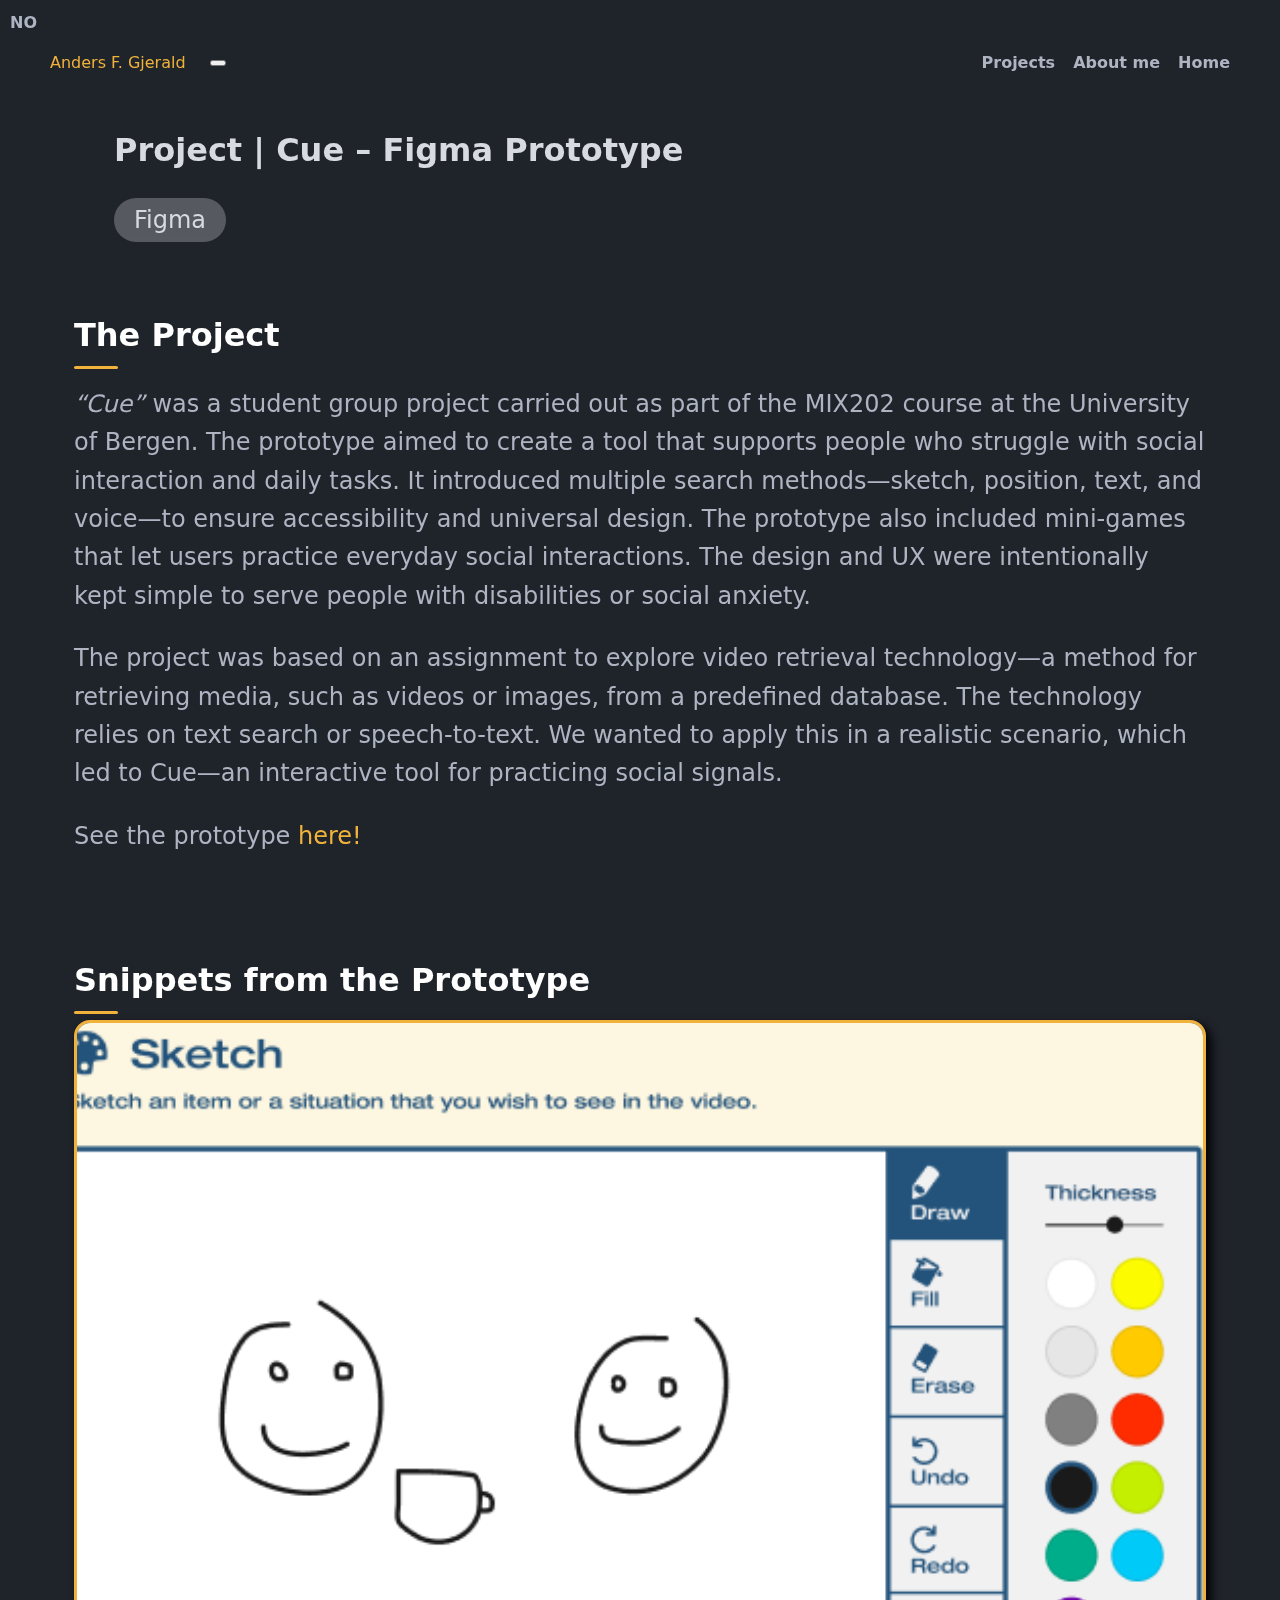
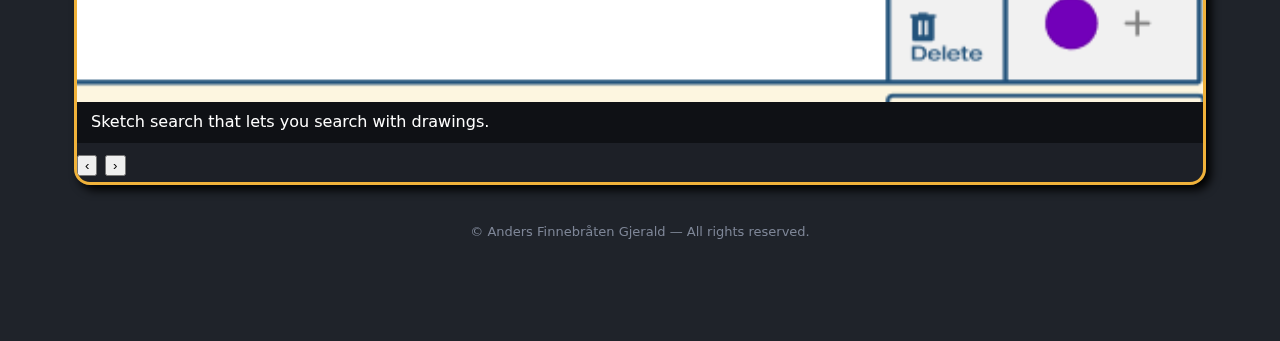
<file: en/project_cue.html>
<!DOCTYPE html>
<html lang="en">
<head>
  <meta charset="utf-8" />
  <meta name="viewport" content="width=device-width, initial-scale=1" />
  <title>Project | Cue – Figma Prototype</title>
  <link rel="preconnect" href="https://fonts.googleapis.com">
  <link rel="preconnect" href="https://fonts.gstatic.com" crossorigin>
  <link href="https://fonts.googleapis.com/css2?family=Domine:wght@400..700&display=swap" rel="stylesheet">
  <link rel="stylesheet" href="/styles.css" />
</head>
<body>
<div class="page">
<header class="site-header" id="site-header">
  <!-- Logo/navn til venstre -->
  <a href="index.html" class="logo">Anders F. Gjerald</a>
  
<!-- Hamburger (vises på mobil) -->
  <button class="hamburger" aria-label="Open menu" aria-expanded="false" aria-controls="site-nav">
    <span class="hamburger__bar"></span>
    <span class="hamburger__bar"></span>
    <span class="hamburger__bar"></span>
  </button>

  <!-- Navigasjon (dropdown på mobil, inline på desktop) -->
  <nav class="nav" id="site-nav">
    <a href="/en/index.html#portfolio">Projects</a>
    <a href="/en/about.html">About me</a>
    <a href="/en/index.html">Home</a>
    <!-- Språkknapp flyttet INN i nav for mobil -->
    <div class="lang-toggle">
      <a class="lang-btn" href="project_cue.html" aria-label="Switch to English">NO</a>
    </div>
  </nav>
</header>

<main class="grid">
  <section class="project_hero" style="--hero-image: url('/images/cue_pose.png'); --hero-opacity:0.8;">
    <h1 class="hero_inset">Project | Cue – Figma Prototype</h1>
    <ul class="project_tools" aria-label="Technologies used" role="list" style="padding-left: 5vw">
      <li>Figma</li>
    </ul>
  </section>

  <section id="project_intro" class="project_site card">
    <h2>The Project</h2>
    <p>
      <i>“Cue”</i> was a student group project carried out as part of the MIX202 course at the University of Bergen.
      The prototype aimed to create a tool that supports people who struggle with social interaction and daily tasks.
      It introduced multiple search methods—sketch, position, text, and voice—to ensure accessibility and universal design.
      The prototype also included mini-games that let users practice everyday social interactions.
      The design and UX were intentionally kept simple to serve people with disabilities or social anxiety.
    </p>
    <p>
      The project was based on an assignment to explore video retrieval technology—a method for retrieving media, such as videos or images, from a predefined database.
      The technology relies on text search or speech-to-text. We wanted to apply this in a realistic scenario, which led to Cue—an interactive tool for practicing social signals.
    </p>
    <p>
      <span>See the prototype</span>
      <a href="https://www.figma.com/proto/EhBsDKueoREaZWGqrFPzvV/Cue?node-id=728-3417&p=f&t=Uxp2kKbyF0rU6HkO-1&scaling=scale-down&content-scaling=fixed&page-id=1%3A2166&starting-point-node-id=232%3A2311" target="_blank" rel="noopener noreferrer">here!</a>
    </p>
  </section>

  <section id="project_snippets" class="project_site card">
    <h2 id="snippets-title">Snippets from the Prototype</h2>
    <div class="slideshow" role="region" aria-labelledby="snippets-title">
      <div class="slides" data-index="0">
        <figure class="slide">
          <img src="/images/cue1_2032_1124.svg" alt="Landing page with hero and CTA" loading="lazy">
          <figcaption>Sketch search that lets you search with drawings.</figcaption>
        </figure>
        <figure class="slide">
          <img src="/images/cue2_2032_1124.svg" alt="About page layout with timeline" loading="lazy">
          <figcaption>Mini-game for practicing recognition of body language.</figcaption>
        </figure>
        <figure class="slide">
          <img src="/images/cue3_2032_1124.svg" alt="Contact form and map embed" loading="lazy">
          <figcaption>Full Motion Video game for practicing real-life scenarios.</figcaption>
        </figure>
        <figure class="slide">
          <img src="/images/cue4_2032_1124.svg" alt="Contact form and map embed" loading="lazy">
          <figcaption>“Your goals” page where the user selects which goals to practice.</figcaption>
        </figure>
      </div>
      <button class="ss-nav prev" aria-label="Previous slide">‹</button>
      <button class="ss-nav next" aria-label="Next slide">›</button>
      <div class="dots" role="tablist" aria-label="Slide navigation"></div>
    </div>
  </section>
</main>

<footer class="tiny">
  <p>© <span id="y"></span> Anders Finnebråten Gjerald — All rights reserved.</p>
</footer>
<script src="/script.js" defer></script>
</div>
</body>
</html>
</file>
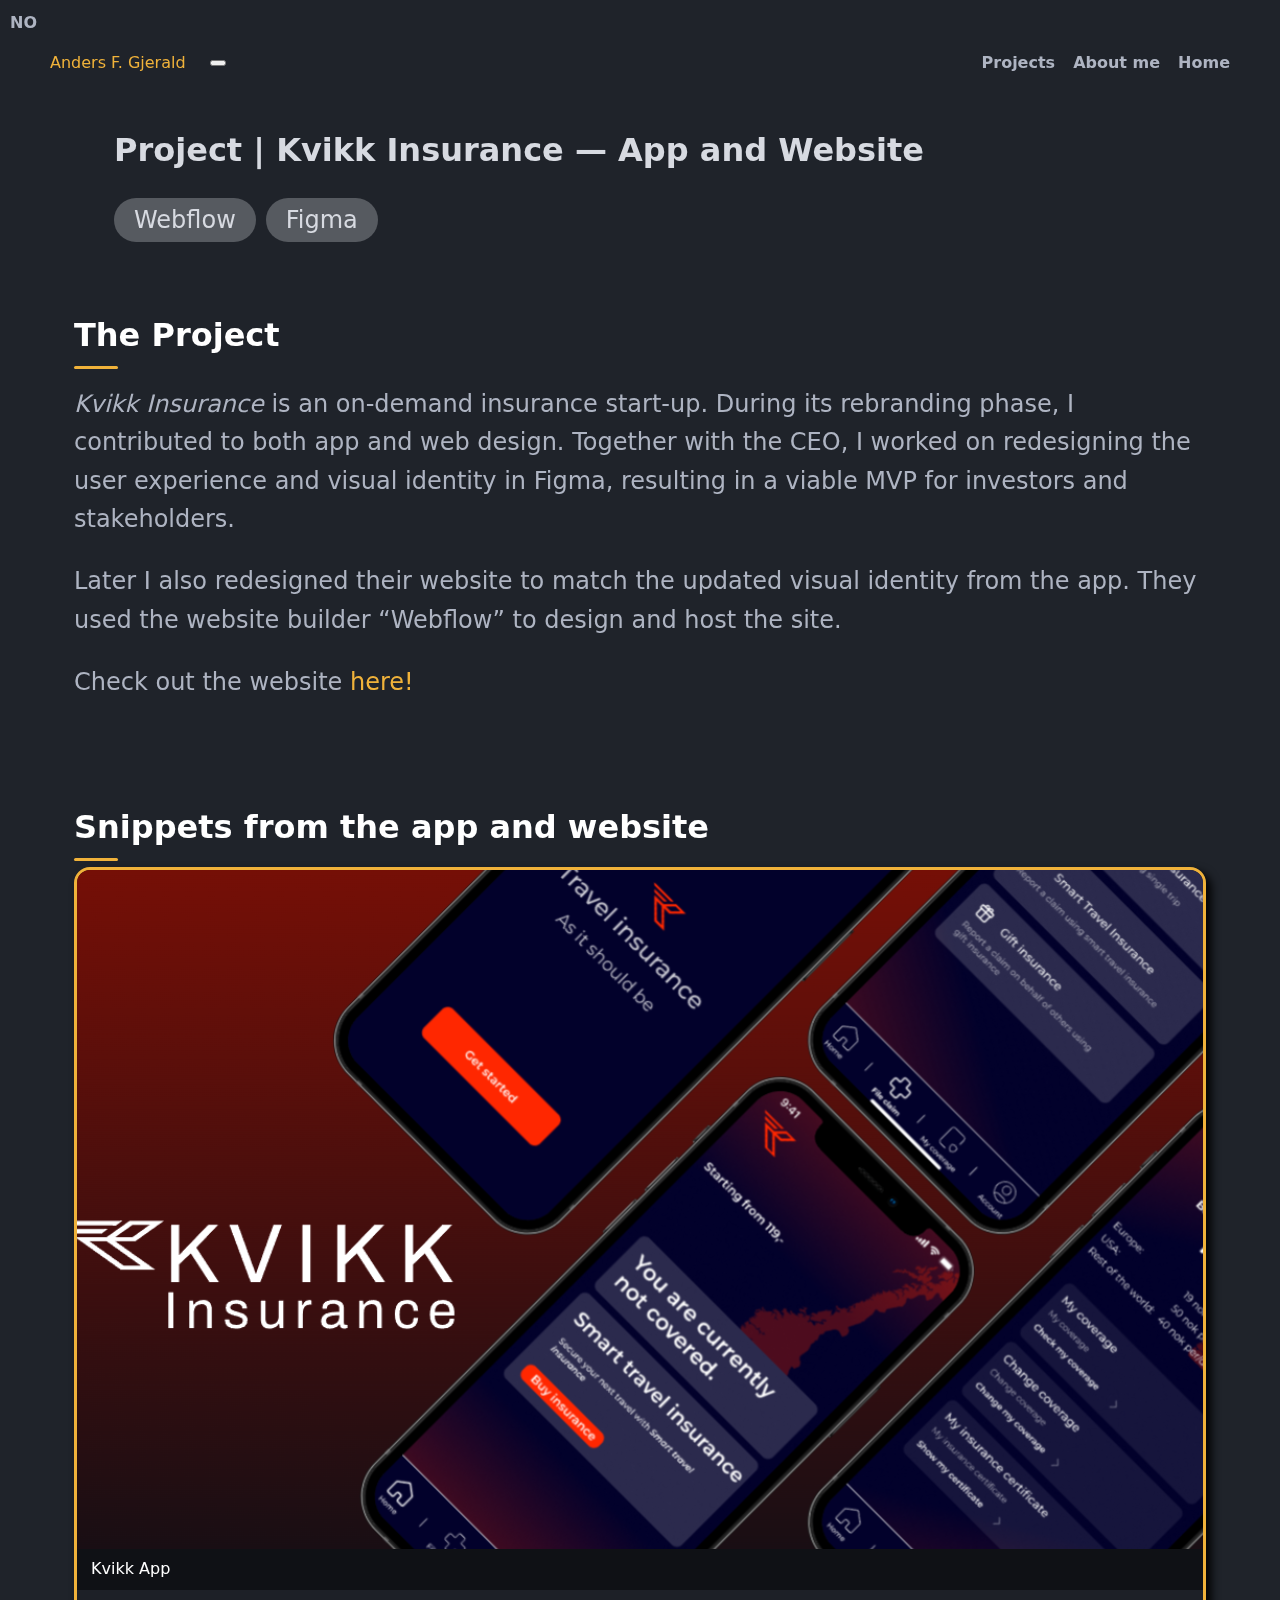
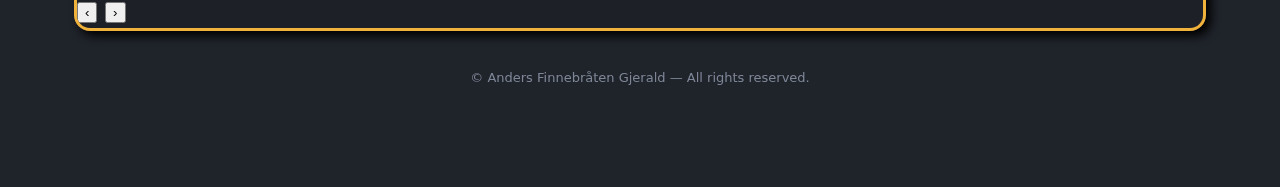
<file: en/project_kvikk.html>
<!DOCTYPE html>
<html lang="en">
<head>
  <meta charset="utf-8" />
  <meta name="viewport" content="width=device-width, initial-scale=1" />
  <title>Project | Kvikk Insurance — App and Website</title>
  <link rel="preconnect" href="https://fonts.googleapis.com">
  <link rel="preconnect" href="https://fonts.gstatic.com" crossorigin>
  <link href="https://fonts.googleapis.com/css2?family=Domine:wght@400..700&display=swap" rel="stylesheet">
  <link rel="stylesheet" href="/styles.css" />
</head>
<body>
<div class="page">
<header class="site-header" id="site-header">
  <!-- Logo/navn til venstre -->
  <a href="index.html" class="logo">Anders F. Gjerald</a>
  
<!-- Hamburger (vises på mobil) -->
  <button class="hamburger" aria-label="Open menu" aria-expanded="false" aria-controls="site-nav">
    <span class="hamburger__bar"></span>
    <span class="hamburger__bar"></span>
    <span class="hamburger__bar"></span>
  </button>

  <!-- Navigasjon (dropdown på mobil, inline på desktop) -->
  <nav class="nav" id="site-nav">
    <a href="/en/index.html#portfolio">Projects</a>
    <a href="/en/about.html">About me</a>
    <a href="/en/index.html">Home</a>
    <!-- Språkknapp flyttet INN i nav for mobil -->
    <div class="lang-toggle">
      <a class="lang-btn" href="project_kvikk.html" aria-label="Switch to English">NO</a>
    </div>
  </nav>
</header>

<main class="grid">
  <section class="project_hero" style="--hero-image: url('/images/kvikk_nettside.png'); --hero-opacity:0.8;">
    <h1 class="hero_inset">Project | Kvikk Insurance — App and Website</h1>
    <ul class="project_tools" aria-label="Technologies used" style="padding-left: 5vw">
      <li>Webflow</li><li>Figma</li>
    </ul>
  </section>

  <section id="project_intro" class="project_site card">
    <h2>The Project</h2>
    <p>
      <i>Kvikk Insurance</i> is an on-demand insurance start-up. During its rebranding phase, I contributed to both app and web design.
      Together with the CEO, I worked on redesigning the user experience and visual identity in Figma, resulting in a viable MVP for investors and stakeholders.
    </p>
    <p>
      Later I also redesigned their website to match the updated visual identity from the app. They used the website builder “Webflow” to design and host the site.
    </p>
    <p><span>Check out the website</span> <a href="https://www.kvikkforsikring.no/" target="_blank" rel="noopener noreferrer">here!</a></p>
  </section>

  <section id="project_snippets" class="project_site card">
    <h2 id="snippets-title">Snippets from the app and website</h2>
    <div class="slideshow" role="region" aria-labelledby="snippets-title" aria-label="Project screenshots">
      <div class="slides" data-index="0">
        <figure class="slide">
          <img src="/images/kvikk1_2032_1124.svg" alt="Kvikk App screen 1" loading="lazy">
          <figcaption>Kvikk App</figcaption>
        </figure>
        <figure class="slide">
          <img src="/images/kvikk2_2032_1124.svg" alt="Kvikk App screen 2" loading="lazy">
          <figcaption>Kvikk App</figcaption>
        </figure>
        <figure class="slide">
          <img src="/images/kvikk3_2032_1124.svg" alt="Kvikk website landing page" loading="lazy">
          <figcaption>Kvikk website — landing page.</figcaption>
        </figure>
        <figure class="slide">
          <img src="/images/kvikk4_2032_1124.svg" alt="Kvikk website inner page" loading="lazy">
          <figcaption>Kvikk website.</figcaption>
        </figure>
      </div>
      <button class="ss-nav prev" aria-label="Previous slide">‹</button>
      <button class="ss-nav next" aria-label="Next slide">›</button>
      <div class="dots" role="tablist" aria-label="Slide navigation"></div>
    </div>
  </section>
</main>

<footer class="tiny">
  <p>© <span id="y"></span> Anders Finnebråten Gjerald — All rights reserved.</p>
</footer>
<script src="/script.js" defer></script>
</div>
</body>
</html>
</file>
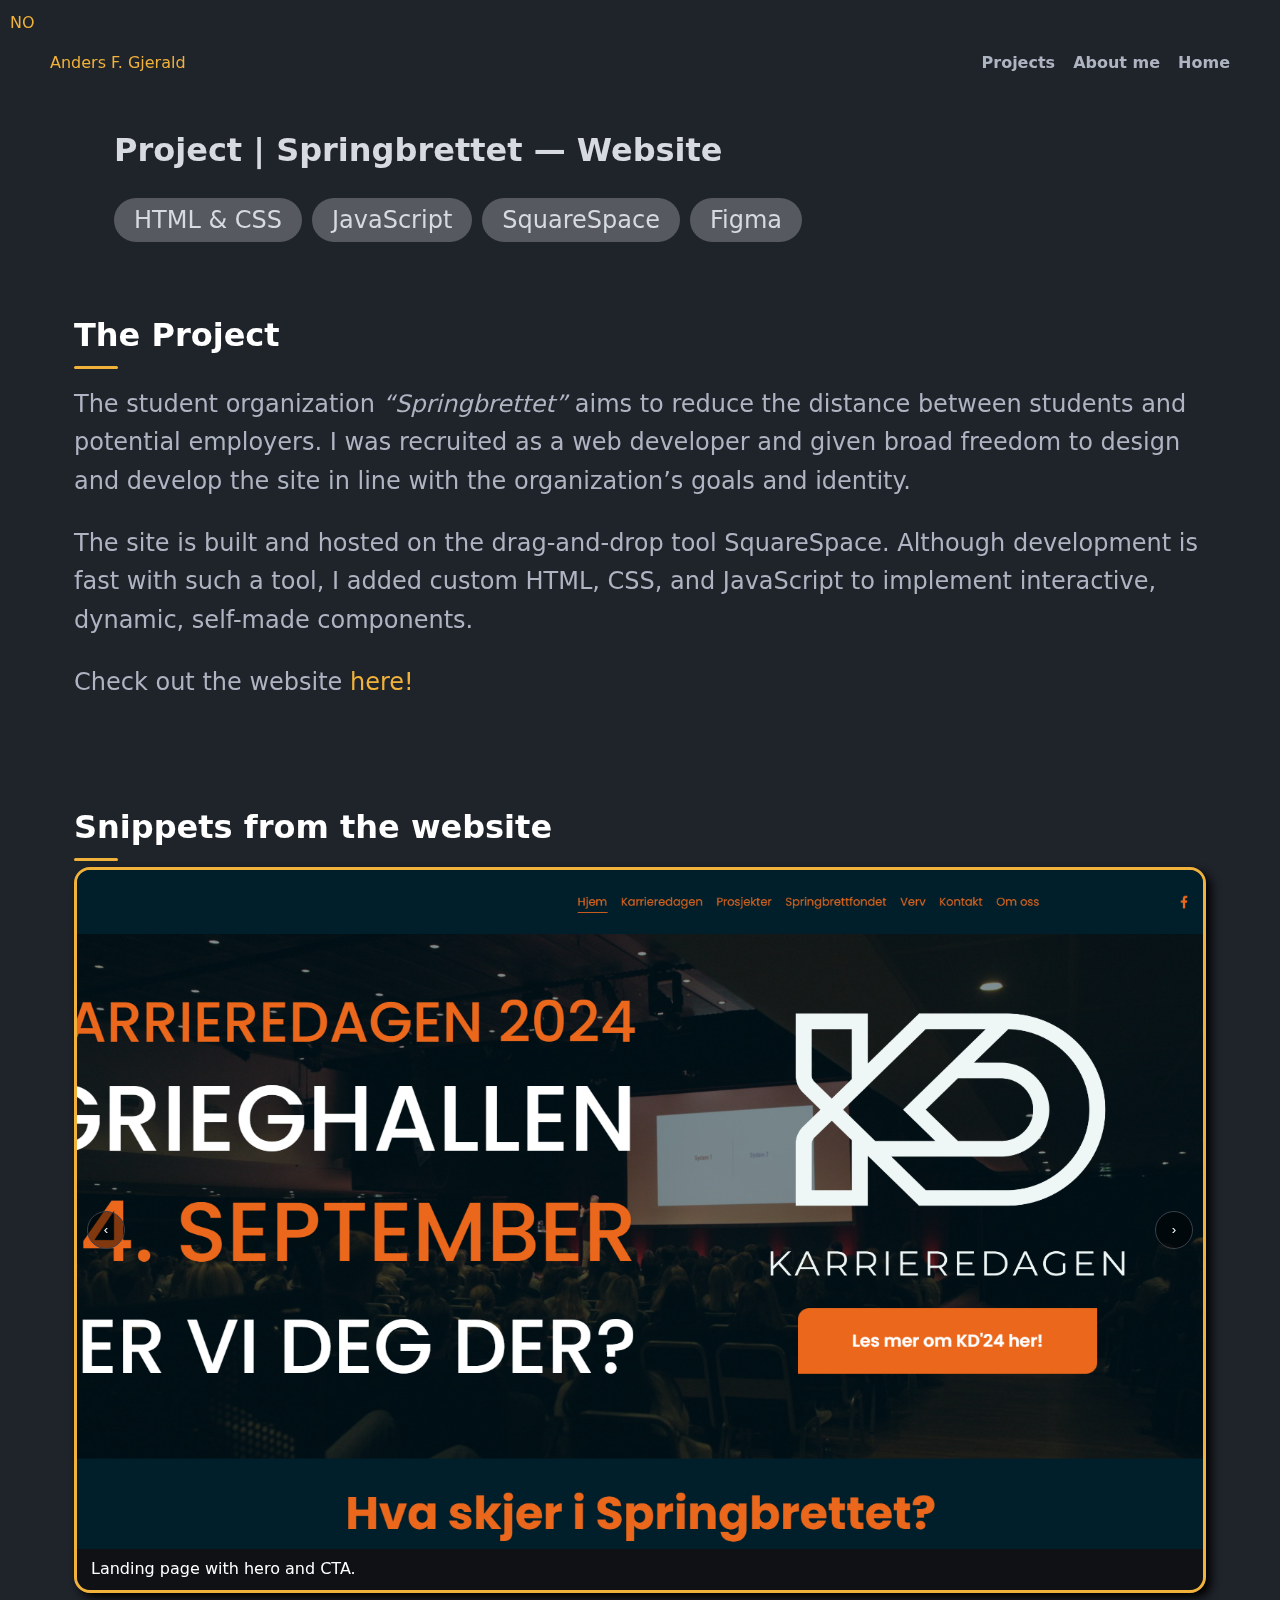
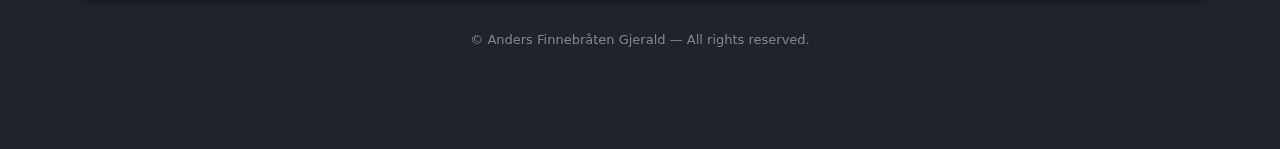
<file: en/project_springbrettet.html>
<!DOCTYPE html>
<html lang="en">
<head>
  <meta charset="utf-8" />
  <meta name="viewport" content="width=device-width, initial-scale=1" />
  <title>Project | Springbrettet — Website</title>
  <link rel="preconnect" href="https://fonts.googleapis.com">
  <link rel="preconnect" href="https://fonts.gstatic.com" crossorigin>
  <link href="https://fonts.googleapis.com/css2?family=Domine:wght@400..700&display=swap" rel="stylesheet">
  <link rel="stylesheet" href="/styles.css" />
</head>
<body>
<div class="page">
<header class="site-header" id="site-header">
  <a href="/en/index.html" class="logo">Anders F. Gjerald</a>
  <nav class="nav">
    <a href="/en/index.html#portfolio">Projects</a>
    <a href="/en/about.html">About me</a>
    <a href="/en/index.html">Home</a>
  </nav>
  <div class="lang-toggle"><a class="lang-btn" href="/project_springbrettet.html" aria-label="Switch to Norwegian">NO</a></div>
</header>

<main class="grid">
  <section class="project_hero" style="--hero-image: url('/images/SpringbrettetForsideNy.PNG'); --hero-opacity:0.8;">
    <h1 class="hero_inset">Project | Springbrettet — Website</h1>
    <ul class="project_tools" aria-label="Technologies used" style="padding-left: 5vw">
      <li>HTML &amp; CSS</li><li>JavaScript</li><li>SquareSpace</li><li>Figma</li>
    </ul>
  </section>

  <section id="project_intro" class="project_site card">
    <h2>The Project</h2>
    <p>
      The student organization <i>“Springbrettet”</i> aims to reduce the distance between students and potential employers.
      I was recruited as a web developer and given broad freedom to design and develop the site in line with the organization’s goals and identity.
    </p>
    <p>
      The site is built and hosted on the drag-and-drop tool SquareSpace. Although development is fast with such a tool, I added custom HTML, CSS, and JavaScript to implement interactive, dynamic, self-made components.
    </p>
    <p><span>Check out the website</span> <a href="https://springbrettet.org/" target="_blank" rel="noopener noreferrer">here!</a></p>
  </section>

  <section id="project_snippets" class="project_site card">
    <h2 id="snippets-title">Snippets from the website</h2>
    <div class="slideshow" role="region" aria-labelledby="snippets-title" aria-label="Project screenshots">
      <div class="slides" data-index="0">
        <figure class="slide">
          <img src="/images/sb1_2032_1124.svg" alt="Springbrettet website — landing page with hero and call to action" loading="lazy">
          <figcaption>Landing page with hero and CTA.</figcaption>
        </figure>
        <figure class="slide">
          <img src="/images/sb2_2032_1124.svg" alt="Recruitment page listing all roles in Springbrettet" loading="lazy">
          <figcaption>Recruitment page listing all roles in Springbrettet.</figcaption>
        </figure>
        <figure class="slide">
          <img src="/images/sb3_2032_1124.svg" alt="Project page for the organization’s podcast Karrierestudio" loading="lazy">
          <figcaption>Project page for the organization’s podcast “Karrierestudio”.</figcaption>
        </figure>
        <figure class="slide">
          <img src="/images/sb4_2032_1124.svg" alt="Another project page from the Springbrettet website" loading="lazy">
          <figcaption>Project page from the Springbrettet website.</figcaption>
        </figure>
      </div>
      <button class="nav prev" aria-label="Previous slide">‹</button>
      <button class="nav next" aria-label="Next slide">›</button>
      <div class="dots" role="tablist" aria-label="Slide navigation"></div>
    </div>
  </section>
</main>

<footer class="tiny">
  <p>© <span id="y"></span> Anders Finnebråten Gjerald — All rights reserved.</p>
</footer>
<script src="/script.js" defer></script>
</div>
</body>
</html>
</file>
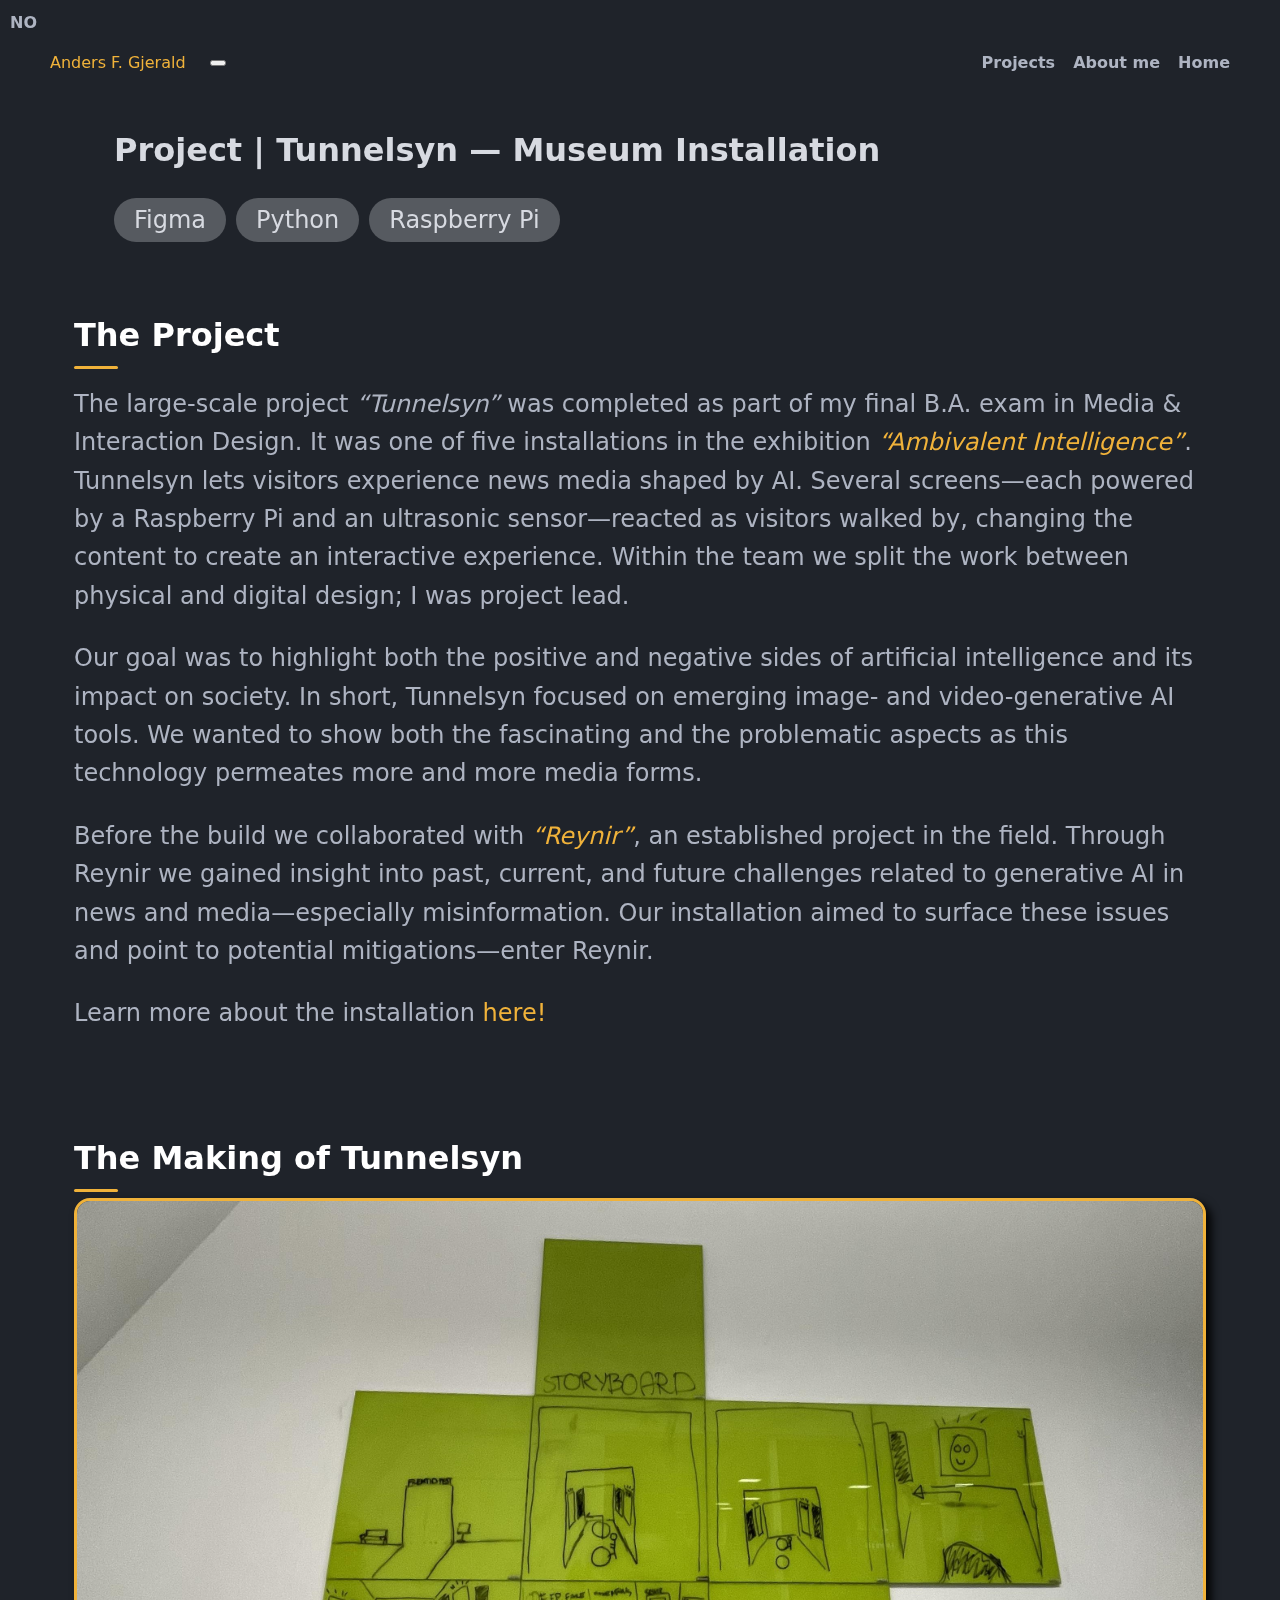
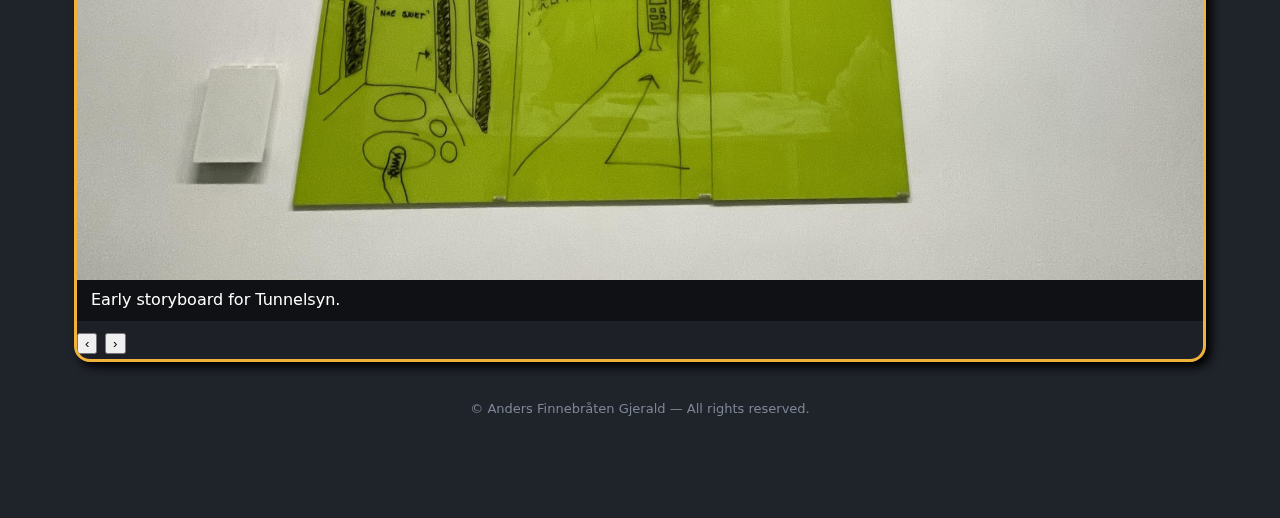
<file: en/project_tunnelsyn.html>
<!DOCTYPE html>
<html lang="en">
<head>
  <meta charset="utf-8" />
  <meta name="viewport" content="width=device-width, initial-scale=1" />
  <title>Project | Tunnelsyn — Museum Installation</title>
  <link rel="preconnect" href="https://fonts.googleapis.com">
  <link rel="preconnect" href="https://fonts.gstatic.com" crossorigin>
  <link href="https://fonts.googleapis.com/css2?family=Domine:wght@400..700&display=swap" rel="stylesheet">
  <link rel="stylesheet" href="/styles.css" />
</head>
<body>
  <div class="page">
<header class="site-header" id="site-header">
  <!-- Logo/navn til venstre -->
  <a href="index.html" class="logo">Anders F. Gjerald</a>
  
<!-- Hamburger (vises på mobil) -->
  <button class="hamburger" aria-label="Open menu" aria-expanded="false" aria-controls="site-nav">
    <span class="hamburger__bar"></span>
    <span class="hamburger__bar"></span>
    <span class="hamburger__bar"></span>
  </button>

  <!-- Navigasjon (dropdown på mobil, inline på desktop) -->
  <nav class="nav" id="site-nav">
    <a href="/en/index.html#portfolio">Projects</a>
    <a href="/en/about.html">About me</a>
    <a href="/en/index.html">Home</a>
    <!-- Språkknapp flyttet INN i nav for mobil -->
    <div class="lang-toggle">
      <a class="lang-btn" href="project_tunnelsyn.html" aria-label="Switch to English">NO</a>
    </div>
  </nav>
</header>

<main class="grid">
  <section class="project_hero" style="--hero-image: url('/images/tunnelsyn1.png'); --hero-opacity:0.8;">
    <h1 class="hero_inset">Project | Tunnelsyn — Museum Installation</h1>
    <div>
      <ul class="project_tools" aria-label="Technologies used" style="padding-left: 5vw">
        <li>Figma</li><li>Python</li><li>Raspberry Pi</li>
      </ul>
    </div>
  </section>

  <section id="project_intro" class="project_site card">
    <h2>The Project</h2>
    <p>
      The large-scale project <i>“Tunnelsyn”</i> was completed as part of my final B.A. exam in Media & Interaction Design. It was one of five installations in the exhibition <a href="https://www.universitetsmuseet.no/nb/utstilling/528/ambivalent-intelligens" target="_blank" rel="noopener noreferrer"><i>“Ambivalent Intelligence”</i></a>. Tunnelsyn lets visitors experience news media shaped by AI. Several screens—each powered by a Raspberry Pi and an ultrasonic sensor—reacted as visitors walked by, changing the content to create an interactive experience. Within the team we split the work between physical and digital design; I was project lead.
    </p>
    <p>
      Our goal was to highlight both the positive and negative sides of artificial intelligence and its impact on society. In short, Tunnelsyn focused on emerging image- and video-generative AI tools. We wanted to show both the fascinating and the problematic aspects as this technology permeates more and more media forms.
    </p>
    <p>
      Before the build we collaborated with <a href="https://mediacitybergen.no/reynir/" target="_blank" rel="noopener noreferrer"><i>“Reynir”</i></a>, an established project in the field. Through Reynir we gained insight into past, current, and future challenges related to generative AI in news and media—especially misinformation. Our installation aimed to surface these issues and point to potential mitigations—enter Reynir.
    </p>
    <p>
      <span>Learn more about the installation</span>
      <a href="https://teklab.uib.no/artikler/tunnelsyn/" target="_blank" rel="noopener noreferrer">here!</a>
    </p>
  </section>

  <section id="project_making" class="project_site card">
    <h2 id="snippets-title">The Making of Tunnelsyn</h2>
    <div class="slideshow" role="region" aria-labelledby="snippets-title" aria-label="Project screenshots">
      <div class="slides" data-index="0">
        <figure class="slide">
          <img src="/images/ts1_2032_1124.svg" alt="Early storyboard for Tunnelsyn" loading="lazy">
          <figcaption>Early storyboard for Tunnelsyn.</figcaption>
        </figure>
        <figure class="slide">
          <img src="/images/ts2_2032_1124.svg" alt="Production of the physical installation at the University Museum" loading="lazy">
          <figcaption>Production of the physical installation at the University Museum.</figcaption>
        </figure>
        <figure class="slide">
          <img src="/images/ts3_2032_1124.svg" alt="Completed installation with all screens and sensors active" loading="lazy">
          <figcaption>Finished installation with all screens and sensors running.</figcaption>
        </figure>
        <figure class="slide">
          <img src="/images/ts4_2032_1124.svg" alt="Inside the installation showing the screens" loading="lazy">
          <figcaption>A look inside the installation showcasing all screens.</figcaption>
        </figure>
      </div>
      <button class="ss-nav prev" aria-label="Previous slide">‹</button>
      <button class="ss-nav next" aria-label="Next slide">›</button>
      <div class="dots" role="tablist" aria-label="Slide navigation"></div>
    </div>
  </section>
</main>

<footer class="tiny">
  <p>© <span id="y"></span> Anders Finnebråten Gjerald — All rights reserved.</p>
</footer>
</div>
<script src="/script.js" defer></script>
</body>
</html>
</file>
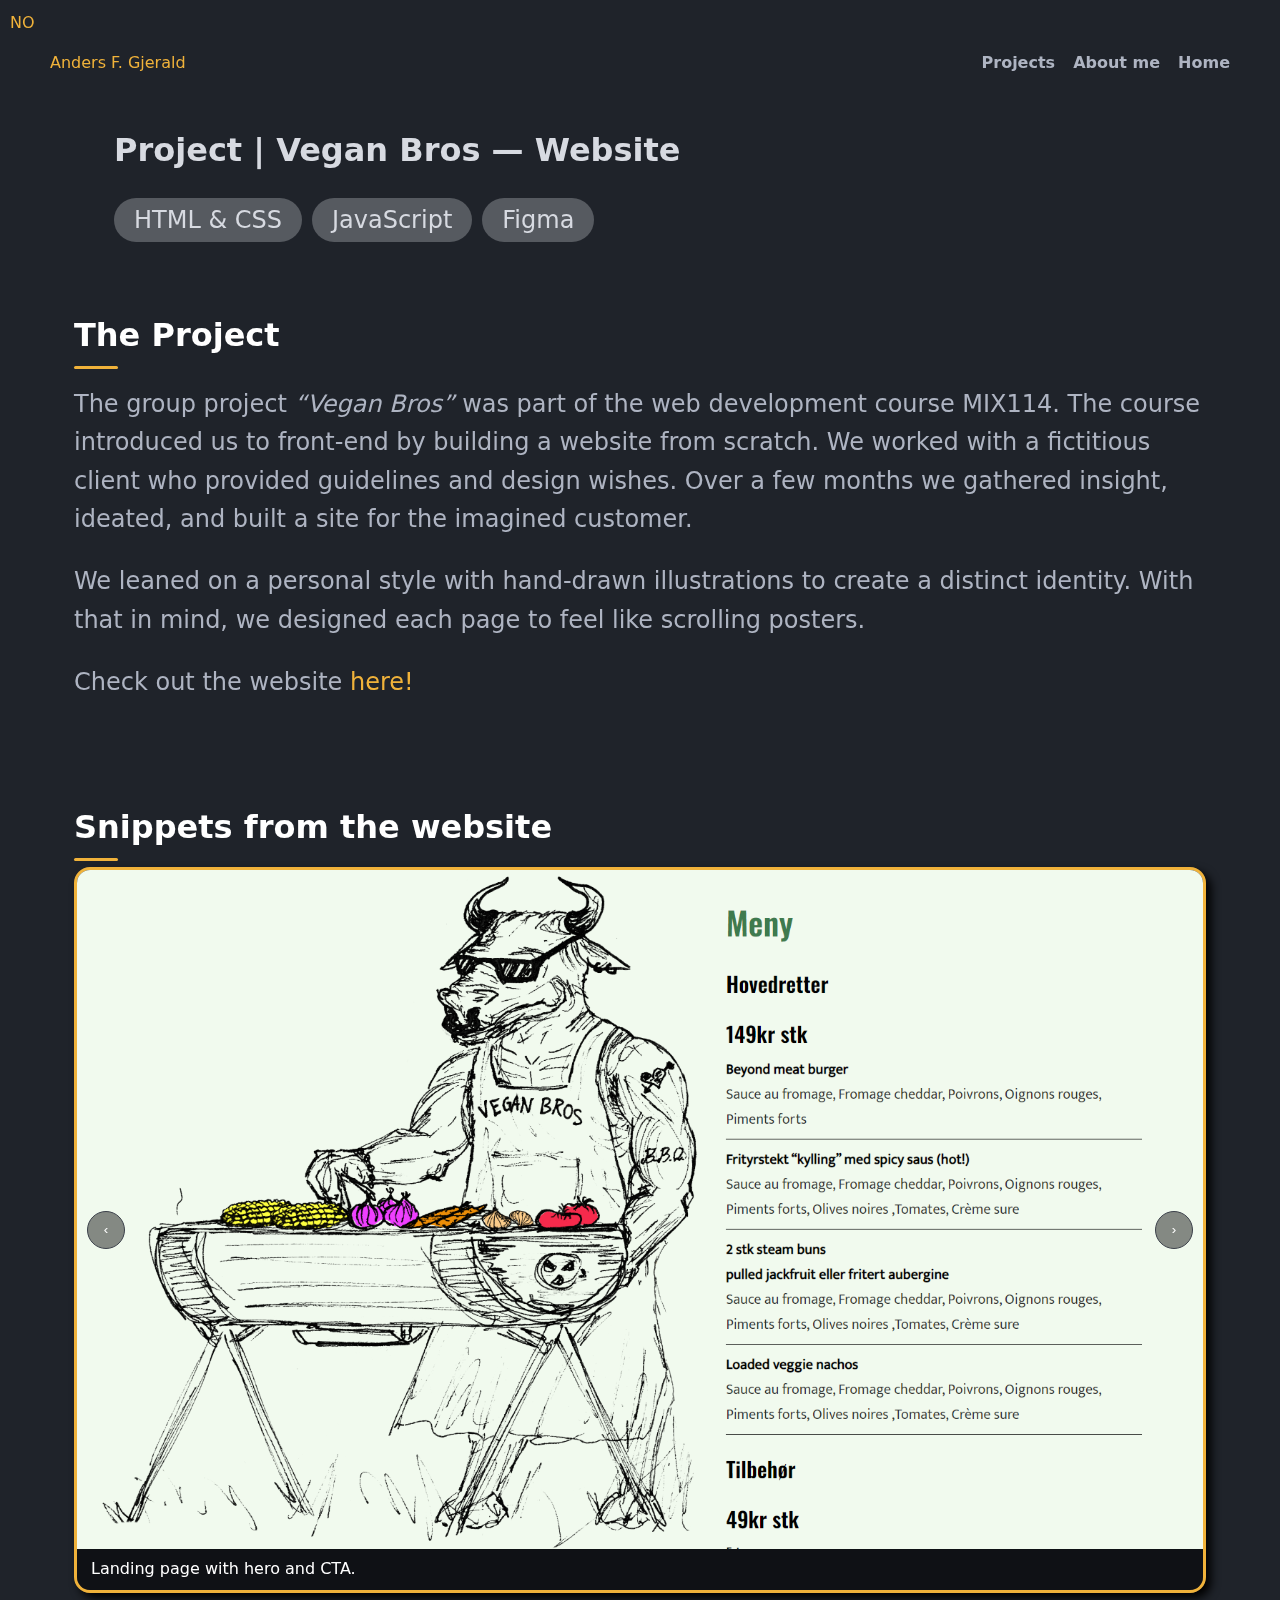
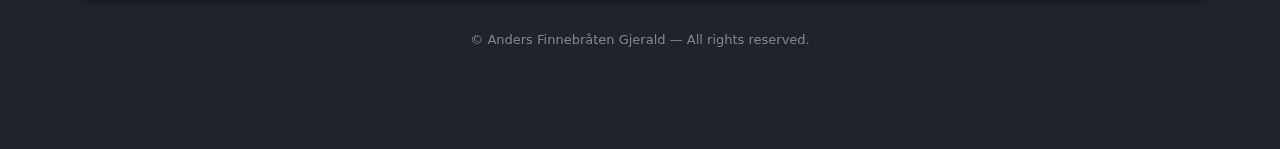
<file: en/project_veganbros.html>
<!DOCTYPE html>
<html lang="en">
<head>
  <meta charset="utf-8" />
  <meta name="viewport" content="width=device-width, initial-scale=1" />
  <title>Project | Vegan Bros — Website</title>
  <link rel="preconnect" href="https://fonts.googleapis.com">
  <link rel="preconnect" href="https://fonts.gstatic.com" crossorigin>
  <link href="https://fonts.googleapis.com/css2?family=Domine:wght@400..700&display=swap" rel="stylesheet">
  <link rel="stylesheet" href="/styles.css" />
</head>
<body>
<div class="page">
<header class="site-header" id="site-header">
  <a href="/en/index.html" class="logo">Anders F. Gjerald</a>
  <nav class="nav">
    <a href="/en/index.html#portfolio">Projects</a>
    <a href="/en/about.html">About me</a>
    <a href="/en/index.html">Home</a>
  </nav>
  <div class="lang-toggle"><a class="lang-btn" href="/project_veganbros.html" aria-label="Switch to Norwegian">NO</a></div>
</header>

<main class="grid">
  <section class="project_hero" style="--hero-image: url('/images/vbvb.PNG'); --hero-opacity:0.8;">
    <h1 class="hero_inset">Project | Vegan Bros — Website</h1>
    <ul class="project_tools" aria-label="Technologies used" style="padding-left: 5vw">
      <li>HTML &amp; CSS</li><li>JavaScript</li><li>Figma</li>
    </ul>
  </section>

  <section id="project_intro" class="project_site card">
    <h2>The Project</h2>
    <p>
      The group project <i>“Vegan Bros”</i> was part of the web development course MIX114.
      The course introduced us to front-end by building a website from scratch.
      We worked with a fictitious client who provided guidelines and design wishes.
      Over a few months we gathered insight, ideated, and built a site for the imagined customer.
    </p>
    <p>
      We leaned on a personal style with hand-drawn illustrations to create a distinct identity.
      With that in mind, we designed each page to feel like scrolling posters.
    </p>
    <p>
      <span>Check out the website</span>
      <a href="https://agjerald.github.io/veganbros/index.html" target="_blank" rel="noopener noreferrer">here!</a>
    </p>
  </section>

  <section id="project_snippets" class="project_site card">
    <h2 id="snippets-title">Snippets from the website</h2>
    <div class="slideshow" role="region" aria-labelledby="snippets-title" aria-label="Project screenshots">
      <div class="slides" data-index="0">
        <figure class="slide">
          <img src="/images/vb1_2032_1124.svg" alt="Vegan Bros website — landing page with hero and call to action" loading="lazy">
          <figcaption>Landing page with hero and CTA.</figcaption>
        </figure>
        <figure class="slide">
          <img src="/images/vb2_2032_1124.svg" alt="Vegan Bros website — alternative landing section" loading="lazy">
          <figcaption>Alternative landing section.</figcaption>
        </figure>
        <figure class="slide">
          <img src="/images/vb3_2032_1124.svg" alt="Vegan Bros website — About us page" loading="lazy">
          <figcaption>About us page.</figcaption>
        </figure>
        <figure class="slide">
          <img src="/images/vb4_2032_1124.svg" alt="Vegan Bros website — Booking page" loading="lazy">
          <figcaption>Booking page.</figcaption>
        </figure>
      </div>
      <button class="nav prev" aria-label="Previous slide">‹</button>
      <button class="nav next" aria-label="Next slide">›</button>
      <div class="dots" role="tablist" aria-label="Slide navigation"></div>
    </div>
  </section>
</main>

<footer class="tiny">
  <p>© <span id="y"></span> Anders Finnebråten Gjerald — All rights reserved.</p>
</footer>
<script src="/script.js" defer></script>
</div>
</body>
</html>
</file>
<file: styles.css>
/* ===== CSS-variabler og grunnstil ===== */
:root{
  --bg: #1f232a;
  --panel: #2a2f38;
  --panel-2: #272c34;
  --line: #3a3f49;
  --text: #d7dae1;
  --muted: #aeb4c2;
  --accent: #f0b23a; /* gullaccent */
  --biaccent: #ffffff;
  --triaccent: #ffffff;
  --shadow: 0 8px 30px rgba(0,0,0,.25);
  --radius: 20px;
}

*{ box-sizing:border-box }
html,body{ height:100% }
body{
  margin:0;
  font-family: Inter, system-ui, -apple-system, Segoe UI, Roboto, Arial, sans-serif;
  background: #0f1217;
  color: var(--text);
  line-height: 1.6;
}

/* Ytre gul ramme rundt siden */
.page{
  width: 100%;
  margin: 0; /* Fjern marginene som sentrerer */
  border-radius: 0; /* Kan beholde eller fjerne avrunding */
  padding: 50px;
  background: var(--bg);
  box-shadow: none; /* Kan fjerne skyggene hvis du vil ha "flat" fullbredde */
}

/* ===== Toppnav ===== */
.site-header{
  display:flex;
  align-items:center;
  gap:24px;
  margin-bottom: 28px;
}

.nav{ display:flex; gap:18px; margin-left:auto }
.nav a{
  color:var(--muted); text-decoration:none; font-weight:600;
}
.nav a:hover{ color:var(--text) }

.lang-toggle {
  position: absolute;
  top: 10px;
  left: 10px;
}

.lang-toggle button {
  background: none;
  border: 1px solid var(--accent);
  color: var(--accent);
  padding: 5px 10px;
  border-radius: 6px;
  cursor: pointer;
  transition: all 0.2s ease;
}

.lang-toggle button:hover {
  background: var(--accent);
  color: #fff;
}

/* ===== Grid-layout (to kolonner på større skjermer) ===== */
.grid{
  display: flex;
  flex-direction: column;
  gap: 28px;
}

.left-col, .right-col{
  display: contents; /* gjør at innholdet rendres direkte, uten wrapper */
}

/* ===== Hero ===== */
.hero {
  display: flex;
  flex-direction: column;   /* stack text + socials if you want */
  justify-content:center;
  min-height: 100vh;        /* full screen hero */
  padding: 28px;
  position: relative;
  overflow: hidden;

  /* background image */
  background: var(--hero-image) no-repeat center center / cover;
  
  border: 0px solid var(--line);
}

.hero::before{
  content: "";
  position: absolute;
  inset: 0;
  background: black no-repeat center/cover;
  opacity: var(--hero-opacity, 0);
  z-index: 0;
}

.hero > * {
  position: relative;
  z-index: 1;
}

@media (max-width: 720px){
  .hero{ grid-template-columns: 1fr }
}

.kicker{ letter-spacing:.1em; color:var(--muted); margin:0 0 8px }
.hero h1{
  margin:0 0 6px; font-size: clamp(36px, 4.5vw, 56px);
  font-weight: 800;
}
.hero .muted{ color: var(--text) }
.hero .accent{ color: var(--accent) }
.role{ color: var(--muted); margin:.25rem 0 1rem; font-weight:500 }

.btn {
  display: inline-block;
  background: none;
  color: var(--accent);
  text-decoration: none;
  font-weight: 700;
  padding: 10px 16px;
  border-radius: 10px;
  border: 1px solid;
  cursor: pointer;
  transition: all 0.5s ease; /* smooth animation */
}
.btn:hover {
  background: var(--accent);
  
  transform: translateY(-2px);  /* lift slightly */
  box-shadow: 0 4px 10px;
}
.btn:active {
  transform: translateY(1px);  /* press down */
  box-shadow: 0 2px 5px;
}
.btn--ghost{
  background: transparent; color: var(--accent);
  border:1px solid rgba(240,178,58,.55);
}

.hero__media{
  position:relative;
}
.hero__media img{
  width:150%; height:auto; display:block;
  /*border-radius: 0px; filter: grayscale(.9) contrast(1.05);*/
  border:0px solid var(--line);
}
.social{
  list-style:none; padding:0; margin:0;
  position:absolute; right:-6px; top:50%; transform: translateY(-50%);
  display:flex; flex-direction:column; gap:10px;
}
.social a{
  display:grid; place-items:center; width:34px; height:34px;
  background:#1b1f26; border:1px solid var(--line); color:var(--muted);
  border-radius:10px; text-decoration:none; font-weight:800;
}
.social a:hover{ color:var(--accent); border-color:rgba(240,178,58,.5) }

.hero_inset{
  padding-left: 5vw;
}

/* ===== Cards ===== */
.card{
  
  border: 0px solid var(--line);
  border-radius: var(--radius);
  padding: 24px;
}
.card h2{
  margin:0 0 14px; font-size: 32px; color:#fff; position:relative;
}
.card h2::before{
  content:""; position:absolute; left:0; bottom:-8px; width:44px; height:3px;
  background: var(--accent); border-radius: 2px;
}

/* About */
.about p{ 
  text-align: left;
  color: var(--muted); 
  max-width: 1200px;   /* adjust width as you like */
  margin: 0 auto;     /* centers it horizontally */
  font-size: clamp(1rem, 2vw + 1rem, 1.5rem);
}

/* ===== Skills ===== */
.skill-grid {
  display: grid;
  gap: 14px;
  grid-template-columns: repeat(3, minmax(160px, 1fr));
  justify-content: center;
}
@media (max-width: 900px){ .skill-grid{ grid-template-columns: repeat(3,1fr) } }
@media (max-width: 560px){ .skill-grid{ grid-template-columns: repeat(2,1fr) } }

.skill{
  display:grid; place-items:center; gap:8px; text-align:center;
  padding:18px 10px;
  border:1px solid var(--line);
  background: #222833;
  border-radius: 16px;
  min-height: 92px;
}
.skill__icon{ 
  font-size: 22px;
  width: 100px;
  height: 100px;
  object-fit: contain;
  margin-right: 8px;
  vertical-align: middle;
 }
.skill span:last-child{ font-weight:600 }

.project_tools{
  display: flex;
  flex-wrap: wrap;
  gap:10px;
  margin-top: 0px;
  padding: 0;
}
.project_tools li{
  list-style:none;
  flex: 0 0 auto;
  white-space: nowrap;
  padding: 10px 20px;
  border-radius: 9999px;
  border: 1px;
  background: var(--tag-bg, rgba(255, 255, 255, 0.25));
  color: var(--tag-text, inherit);
  font-size: clamp(12px, 1.6vw, 14px);
  line-height: 1;
  backdrop-filter: saturate(120%) blur(2px);
  font-size: clamp(1rem, 2vw + 1rem, 1.5rem);
}

.project_tools li:hover, .project_tools li:focus {
  border-color: var(--accent, #ff7a00);
  outline: none;
}

/* ===== Portfolio ===== */
.card__head{ display:flex; justify-content:space-between; align-items:center }
.dots{ color:#7f8796 }
.portfolio__grid{
  margin-top: 14px;
  display:grid; gap:10px;
  grid-template-columns: repeat(3, 1fr);
}
@media (max-width: 560px){ .portfolio__grid{ grid-template-columns: repeat(2,1fr) } }

.shot{
  position:relative; display:block; overflow:hidden; border-radius:12px;
  border:1px solid var(--line);
}
.shot img{
  width: 100%; height: 100%; object-fit:cover; display:block;
  aspect-ratio: 1 / 1;
  filter:saturate(.85);
}
.shot__badge {
  position: absolute;
  left: 10px;
  bottom: 10px;
  background: rgba(24, 24, 24, .8);
  padding: clamp(4px, 1vw, 8px) clamp(6px, 1.5vw, 12px); 
  border-radius: 8px;
  border: 1px solid rgba(240, 178, 58, .5);
  color: var(--accent);
  font-weight: 700;
  font-size: clamp(10px, 1.2vw, 16px);
}
.center{ text-align:center; margin-top:12px }

/* ===== Experience ===== */
.experience { padding-top: 16px }

/* container */
.xp{
  display: grid;
  grid-template-columns: 64px 1fr;
  gap: 16px;
  position: relative;
  padding-left: 6px;
  padding-top: 28px;   /* space for dot + year */
  margin-bottom: 28px;
}

/* vertical line */
.xp::before{
  content:"";
  position:absolute;
  left:32px;
  top:0;
  bottom:0;
  width:2px;
  background: var(--line);
}

/* dot */
.xp::after{
  content:"";
  position:absolute;
  left:32px;
  top:0;
  width:12px;
  height:12px;
  border-radius:50%;
  background: var(--accent);
  border:2px solid #111519;
  transform: translate(-50%, 0);
}

/* year centered on the line, under the dot */
.xp__year{
  position:absolute;
  left:32px;
  top:14px;                 /* tweak to taste */
  transform: translateX(-50%);
  color:#fff;
  font-weight:800;
  text-align:center;
  line-height:1;
}

/* KEY: keep text in the right column */
.xp__body{
  grid-column: 2;
}
.xp__meta{ margin:0 0 6px; color:var(--muted); font-weight:600 }
.xp__body p{ margin:0; color:var(--muted) }

/* ===== Testimonial ===== */
.tst{ display:grid; grid-template-columns: 120px 1fr; gap:16px; align-items:center }
@media (max-width: 560px){ .tst{ grid-template-columns: 1fr } }
.tst__img{
  background: #1b1f26; border-radius: 16px; padding:8px;
  border:1px solid var(--line);
}
.tst__img img{ width:100%; height:auto; border-radius:12px; display:block }
.quote{ margin:.25rem 0 .4rem; color:#e7e8ec }
.who{ margin:0; color:var(--muted); font-weight:600 }

/* ===== Contact ===== */
.contact__list{
  display:flex; flex-wrap:wrap; gap:10px; margin:8px 0 14px; padding:0; list-style:none;
}
.tag{
  display:inline-block; padding:8px 12px; border-radius:999px;
  background:#1b1f26; border:1px solid var(--line); color:#cfd3de; font-weight:600;
}
.contact__social{
  display:flex; gap:10px;
}
.contact__social a{
  display:grid; place-items:center; width:36px; height:36px;
  border-radius:10px; background:#1b1f26; border:1px solid var(--line);
  text-decoration:none; color:var(--muted); font-weight:800;
}
.contact .thanks{
  text-align:center; margin:16px 0 0; color:#8a91a3; font-weight:700;
}

/* ===== Småting ===== */
.tiny{
  max-width:1240px; margin: 12px auto 48px; text-align:center; color:#7e8697;
  font-size: 13px;
}

/*==== Prosjekt sider ==== */
.project_site{
  text-align: left;
  color: var(--muted); 
  max-width: 1200px;   /* adjust width as you like */
  margin: 0 auto;     /* centers it horizontally */
  font-size: clamp(1rem, 2vw + 1rem, 1.5rem);
}

/*==== Slideshow ====*/

/* Slideshow base */
.slideshow {
  --h: min(90vh, 720px);
  position: relative;
  border-style: solid;
  border-radius: 16px;
  border-color: var(--accent);
  box-shadow: 5px 5px 10px rgba(0, 0, 0, 1);
  overflow: hidden;
  background: var(--surface, rgba(0,0,0,.06));
}

/* Track uses transform for smooth sliding */
.slides {
  display: grid;
  grid-auto-flow: column;
  grid-auto-columns: 100%;
  height: var(--h);
  transition: transform 400ms ease;
  will-change: transform;
}

/* Each slide */
.slide {
  margin: 0;
  position: relative;
  height: 100%;
  display: grid;
  grid-template-rows: minmax(0, 1fr) auto; /* image + caption */
  overflow: hidden;
}

.slide img {
  grid-row: 1 / 2;
  width: 100%;
  height: 100%;
  object-fit:cover;
  display: block;
}

.slide figcaption {
  grid-row: 2 / 3;
  padding: 10px 14px;
  font-size: clamp(12px, 1.6vw, 16px);
  background: rgba(0, 0, 0, 0.45);
  color: #fff;
  line-height: 1.3;
}

/* Nav buttons */
.slideshow .nav {
  position: absolute;
  top: 50%;
  translate: 0 -50%;
  z-index: 2;
  border: 1px solid var(--line, rgba(255,255,255,0.3));
  background: rgba(0,0,0,0.45);
  color: #fff;
  width: 38px; height: 38px;
  border-radius: 999px;
  display: grid; place-items: center;
  cursor: pointer;
}

.slideshow .nav:hover { background: rgba(0,0,0,0.6); }
.slideshow .prev { left: 10px; }
.slideshow .next { right: 10px; }

/* Dots */
.dots {
  position: absolute;
  left: 0; right: 0; bottom: 10px;
  display: flex; gap: 8px; justify-content: center;
  z-index: 2;
}

.dots button {
  width: 8px; height: 8px; border-radius: 999px;
  border: 1px solid rgba(255,255,255,0.6);
  background: rgba(255,255,255,0.2);
  cursor: pointer;
}
.dots button[aria-selected="true"] {
  background: #fff;
}

/* Reduced motion support */
@media (prefers-reduced-motion: reduce) {
  .slides { transition: none; }
}

a {
  color: var(--accent);
  text-decoration: none;
}

a:hover,
a:focus {
  color: var(--biaccent);   /* darker on hover */
  text-decoration: underline; /* show underline on hover */
}
</file>
